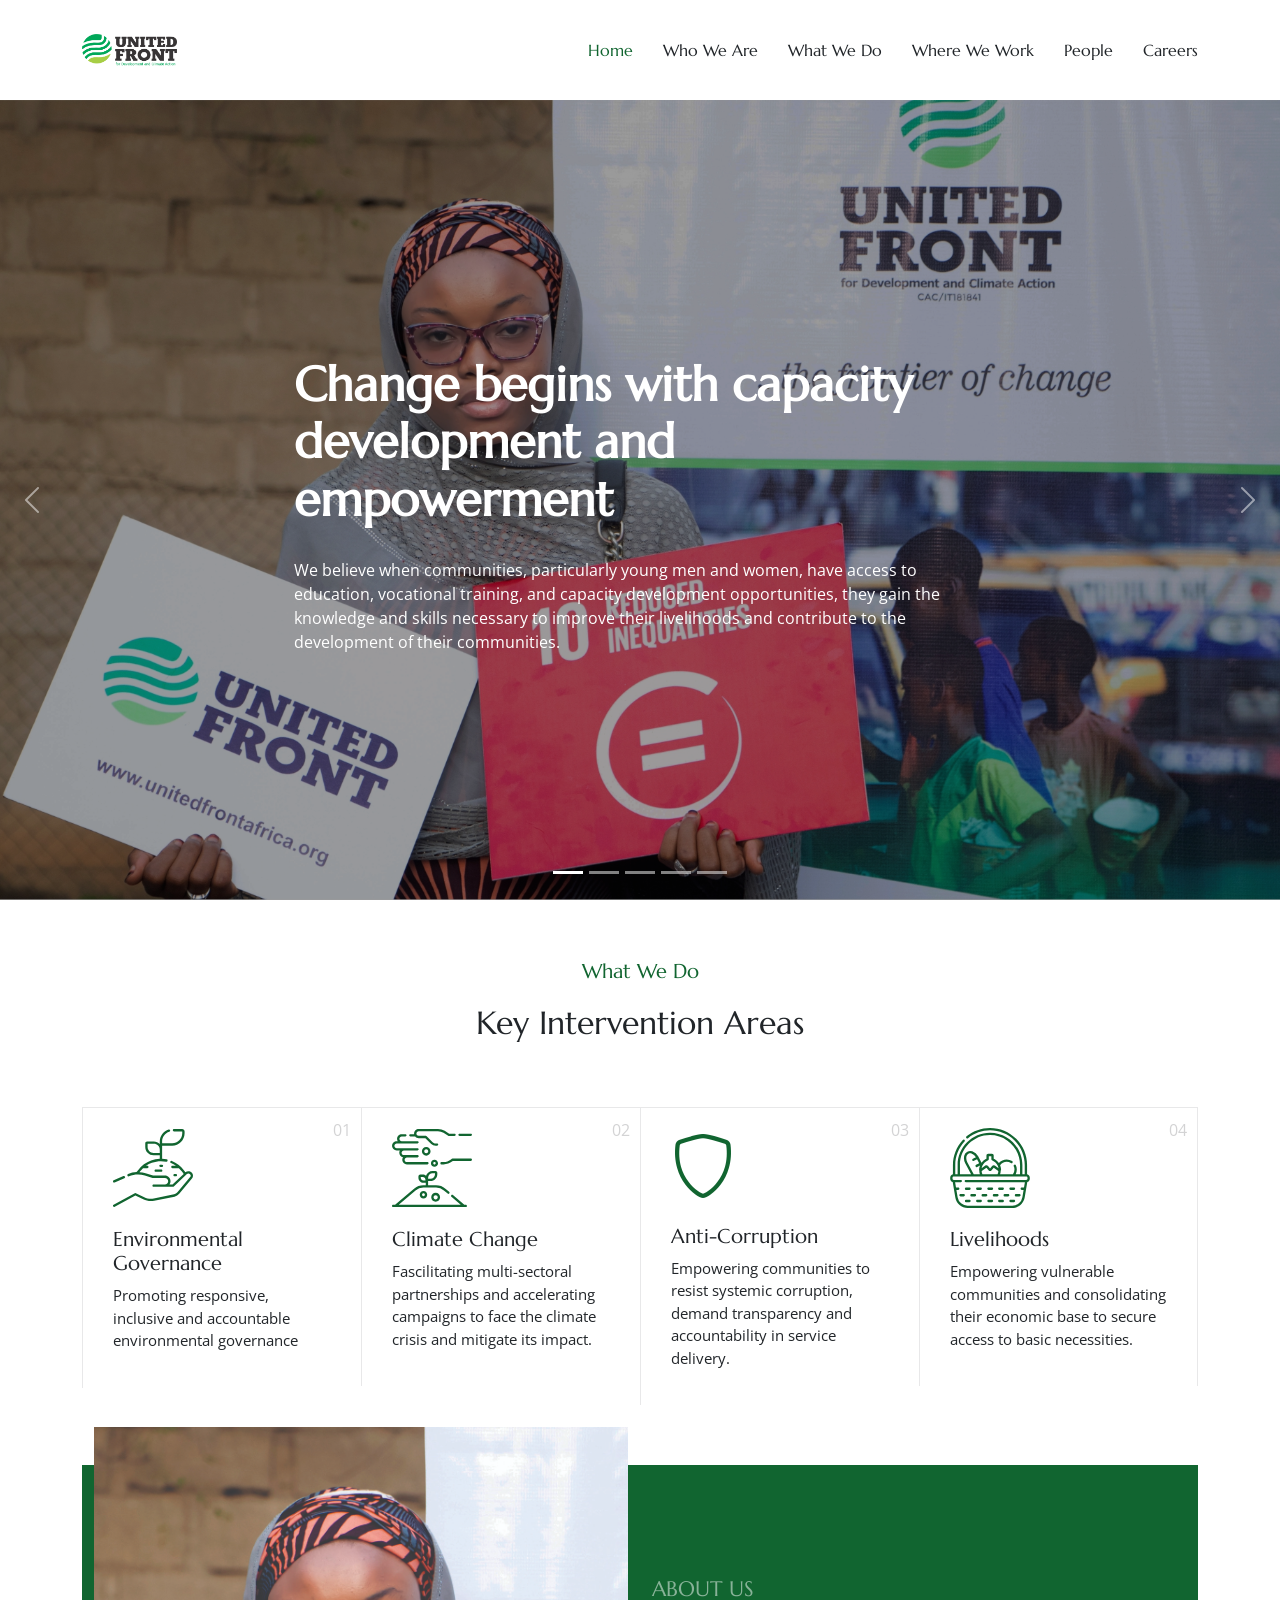
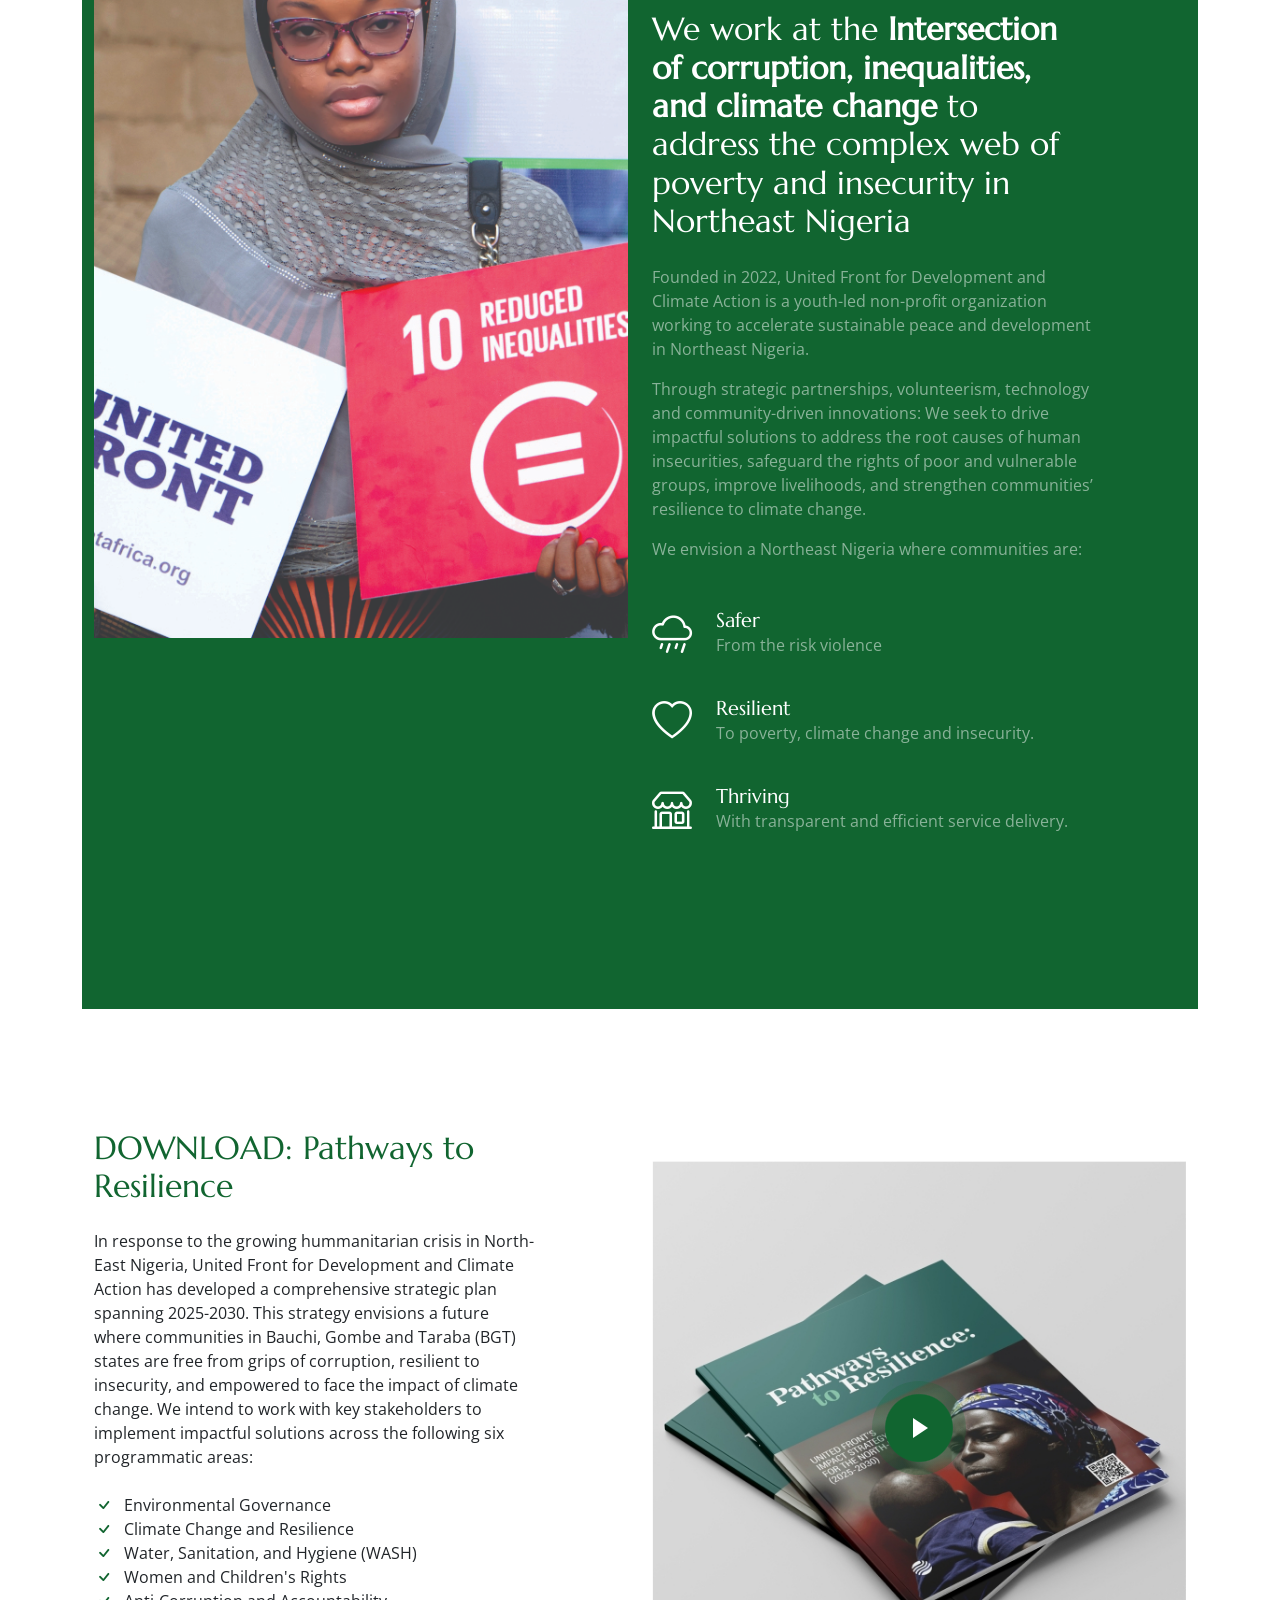
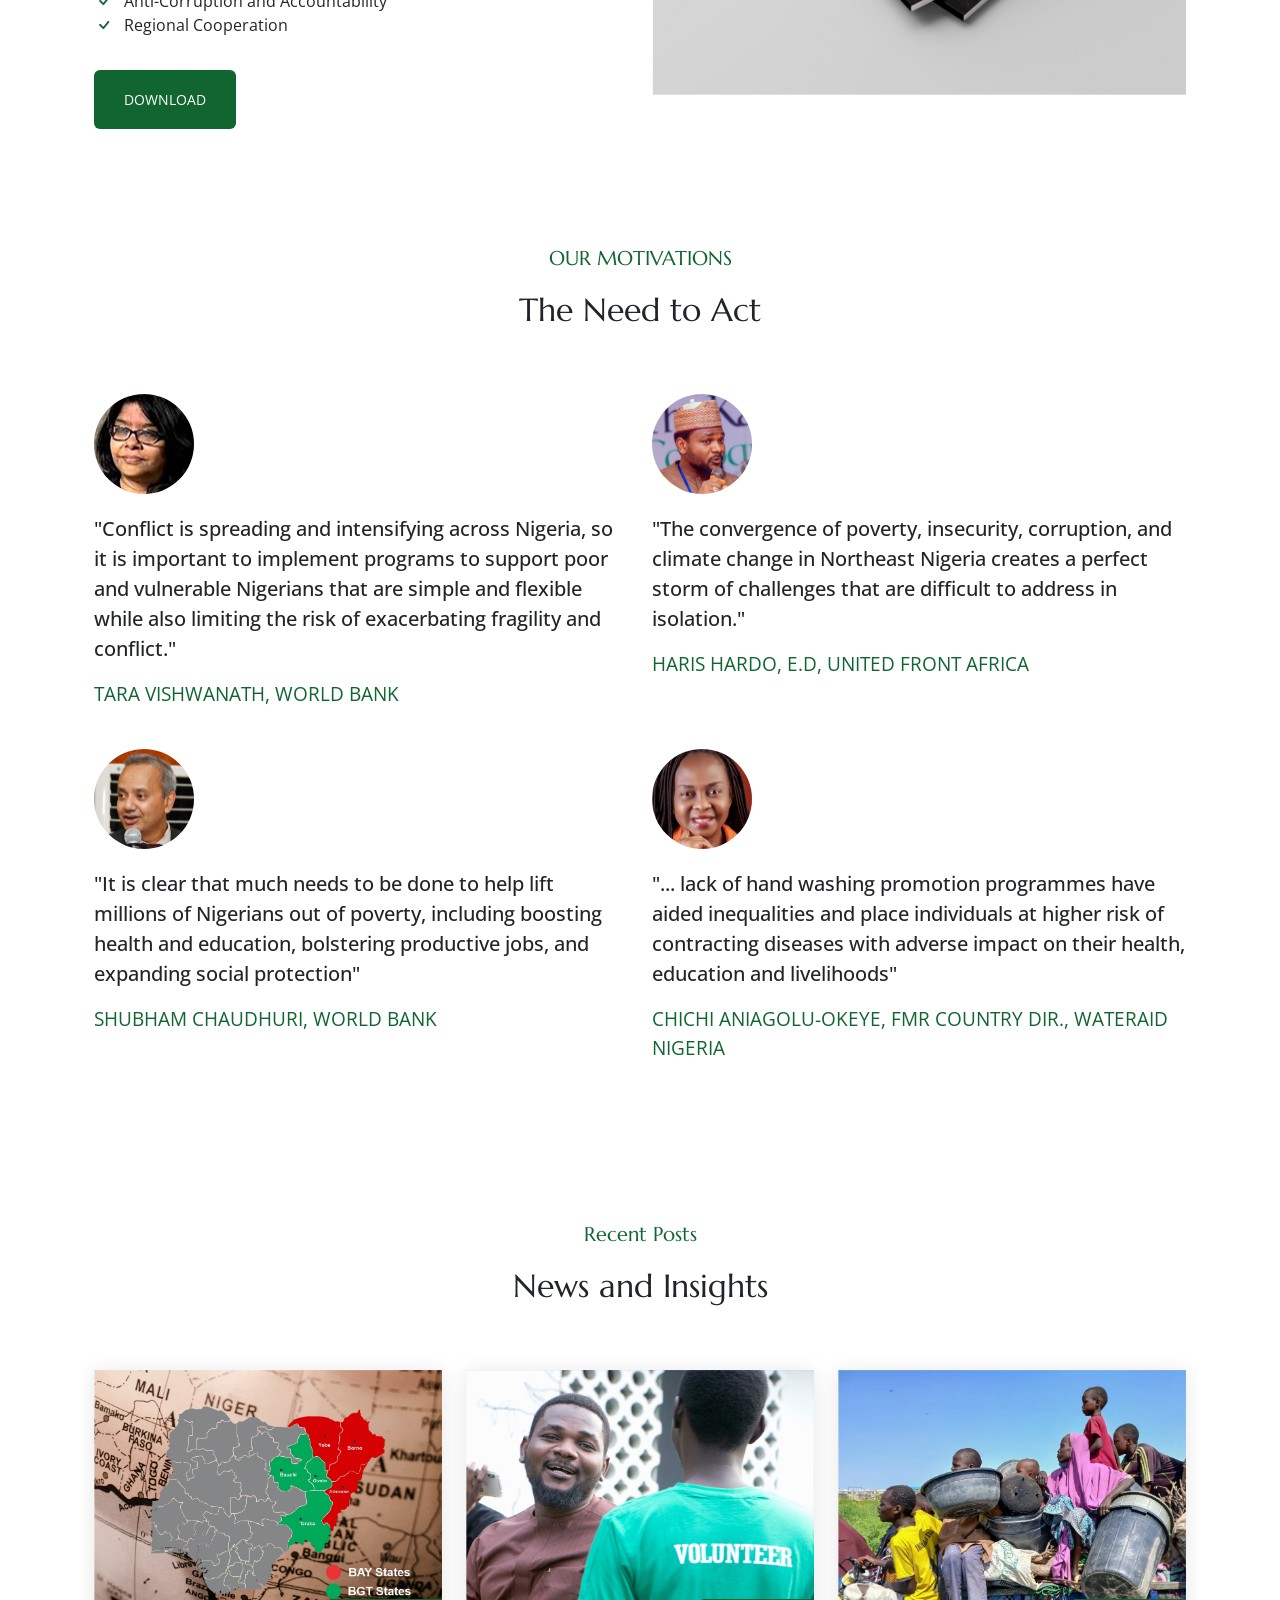
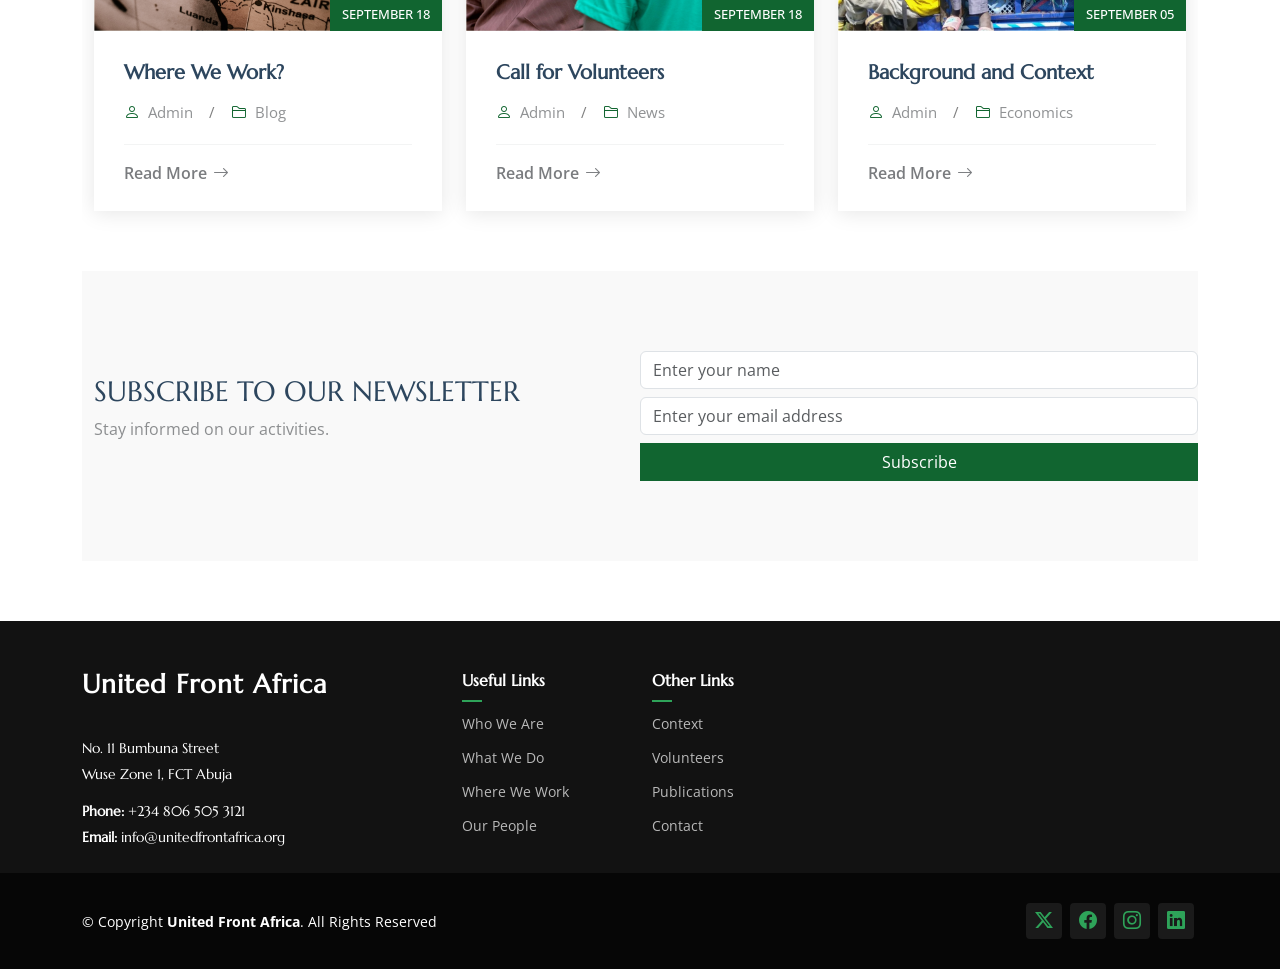
<file: index.html>
<!DOCTYPE html>
<html lang="en">

<head>
  <meta charset="utf-8">
  <meta content="width=device-width, initial-scale=1.0" name="viewport">
  <title>Home - United Front Africa</title>
  <meta name="description" content="">
  <meta name="keywords" content="">

  <!-- Favicons -->
  <link href="assets/img/favicon.png" rel="icon">
  <link href="assets/img/apple-touch-icon.png" rel="apple-touch-icon">

  <!-- Fonts -->
  <link href="https://fonts.googleapis.com" rel="preconnect">
  <link href="https://fonts.gstatic.com" rel="preconnect" crossorigin>
  <link href="https://fonts.googleapis.com/css2?family=Open+Sans:ital,wght@0,300;0,400;0,500;0,600;0,700;0,800;1,300;1,400;1,500;1,600;1,700;1,800&family=Marcellus:wght@400&display=swap" rel="stylesheet">

  <!-- Vendor CSS Files -->
  <link href="assets/vendor/bootstrap/css/bootstrap.min.css" rel="stylesheet">
  <link href="assets/vendor/bootstrap-icons/bootstrap-icons.css" rel="stylesheet">
  <link href="assets/vendor/aos/aos.css" rel="stylesheet">
  <link href="assets/vendor/swiper/swiper-bundle.min.css" rel="stylesheet">
  <link href="assets/vendor/glightbox/css/glightbox.min.css" rel="stylesheet">

  <!-- Main CSS File -->
  <link href="assets/css/main.css" rel="stylesheet">

  <!-- =======================================================
  * Template Name: AgriCulture
  * Template URL: https://bootstrapmade.com/agriculture-bootstrap-website-template/
  * Updated: Aug 07 2024 with Bootstrap v5.3.3
  * Author: BootstrapMade.com
  * License: https://bootstrapmade.com/license/
  ======================================================== -->
</head>

<body class="index-page">

  <header id="header" class="header d-flex align-items-center position-relative">
    <div class="container-fluid container-xl position-relative d-flex align-items-center justify-content-between">

      <a href="index.html" class="logo d-flex align-items-center">
        <!-- Uncomment the line below if you also wish to use an image logo -->
        <img src="assets/img/logo.png" alt="AgriCulture">
        <!-- <h1 class="sitename">AgriCulture</h1>  -->
      </a>

      <nav id="navmenu" class="navmenu">
        <ul>
          <li><a href="index.html" class="active">Home</a></li>
          <li><a href="#about">Who We Are</a></li>
          <li><a href="#services">What We Do</a></li>
          <li><a href="wherewework.html">Where We Work</a></li>
          <li><a href="people.html">People</a></li>
          <li><a href="callforvolunteers.html">Careers</a></li>
        </ul>
        <i class="mobile-nav-toggle d-xl-none bi bi-list"></i>
      </nav>

    </div>
  </header>

  <main class="main">

    <!-- Hero Section -->
    <section id="hero" class="hero section dark-background">

      <div id="hero-carousel" class="carousel slide carousel-fade" data-bs-ride="carousel" data-bs-interval="5000">

        <div class="carousel-item active">
          <img src="assets/img/hero_1.jpg" alt="">
          <div class="carousel-container">
            <h2>Change begins with capacity development and empowerment</h2>
            <p>We believe when communities, particularly young men and women, have access to education, vocational training, and capacity development opportunities, they gain the knowledge and skills necessary to improve their livelihoods and contribute to the development of their communities.</p>
          </div>
        </div><!-- End Carousel Item -->

        <div class="carousel-item">
          <img src="assets/img/hero_2.jpg" alt="">
          <div class="carousel-container">
            <h2>Empowering women and protecting the rights of children are key to rebuilding resilient communities</h2>
            <p>We believe advancing women’s rights, economic independence, and activating child protective laws towards eradicating supervised child begging, child labor, and trafficking, will strengthen community resilience to insecurity and climate change.</p>
          </div>
        </div><!-- End Carousel Item -->

        <div class="carousel-item">
          <img src="assets/img/hero_3.jpg" alt="">
          <div class="carousel-container">
            <h2>Lasting change requires collaboration across multiple sectors and stakeholders. </h2>
            <p>We believe by building strong partnerships with government agencies, civil society organizations, international donors, and the private sector, we believe that we can leverage additional resources and expertise to amplify our impact.</p>
          </div>
        </div><!-- End Carousel Item -->

        <div class="carousel-item">
          <img src="assets/img/hero_4.jpg" alt="">
          <div class="carousel-container">
            <h2>Addressing climate change is critical to ensuring long-term sustainability and resilience in Northeast Nigeria. </h2>
            <p>We believe by helping communities mitigate and adapt to the impacts of climate change we can enhance food security and reduce vulnerability. This effort when complemented by rapid climate change awareness campaigns will change harmful behaviors towards the environment, leading to effective and sustainable community action on waste management, emission reduction, and responsible resource consumption.</p>
          </div>
        </div><!-- End Carousel Item -->

        <div class="carousel-item">
          <img src="assets/img/hero_5.jpg" alt="">
          <div class="carousel-container">
            <h2>Sustainable change is most effective when it is driven by the communities themselves. </h2>
            <p>We believe that when communities are involved in the decision-making processes that affect their lives, they are more likely to support and sustain those decisions.</p>
          </div>
        </div><!-- End Carousel Item -->

        <a class="carousel-control-prev" href="#hero-carousel" role="button" data-bs-slide="prev">
          <span class="carousel-control-prev-icon bi bi-chevron-left" aria-hidden="true"></span>
        </a>

        <a class="carousel-control-next" href="#hero-carousel" role="button" data-bs-slide="next">
          <span class="carousel-control-next-icon bi bi-chevron-right" aria-hidden="true"></span>
        </a>

        <ol class="carousel-indicators"></ol>

      </div>

    </section><!-- /Hero Section -->

    <!-- Services Section -->
    <section id="services" class="services section">

      <!-- Section Title -->
      <div class="container section-title" data-aos="fade-up">
        <h2>What We Do</h2>
        <p>Key Intervention Areas</p>
      </div><!-- End Section Title -->
      <div class="content">
        <div class="container">
          <div class="row g-0">
            <div class="col-lg-3 col-md-6">
              <div class="service-item">
                <span class="number">01</span>
                <div class="service-item-icon">
                  <svg xmlns="http://www.w3.org/2000/svg" version="1.1" xmlns:xlink="http://www.w3.org/1999/xlink" width="80" height="80" x="0" y="0" viewBox="0 0 509.435 509.435" style="enable-background: new 0 0 512 512" xml:space="preserve" class="">
                    <g>
                      <path d="M7.506 347.639c.994 0 2.005-.199 2.976-.619l62.037-26.857a7.5 7.5 0 0 0 3.903-9.862 7.5 7.5 0 0 0-9.862-3.903L4.523 333.255a7.501 7.501 0 0 0 2.983 14.384zM500.883 283.197c-10.953-10.952-28.175-11.423-39.689-1.267l-10.034-13.307c-19.783-26.239-46.1-46.623-76.103-58.948a7.5 7.5 0 0 0-5.699 13.875c11.136 4.575 21.708 10.382 31.567 17.249h-22.621c-4.143 0-7.5 3.358-7.5 7.5s3.357 7.5 7.5 7.5h41.188a169.382 169.382 0 0 1 19.691 21.855l11.048 14.652-71.171 67.597h-19.48a35.772 35.772 0 0 0 6.775-20.976c0-19.837-16.139-35.975-35.976-35.975h-75.023l-48.33-15.005a160.871 160.871 0 0 0-37.992-6.934l2.533-3.359a169.852 169.852 0 0 1 19.67-21.855h27.398c4.143 0 7.5-3.358 7.5-7.5s-3.357-7.5-7.5-7.5h-8.848a165.125 165.125 0 0 1 38.01-19.73c28.992-10.532 60.376-12.89 90.754-6.821a7.498 7.498 0 0 0 8.824-5.885 7.5 7.5 0 0 0-5.885-8.824 184.517 184.517 0 0 0-28.616-3.4v-83.727h64.189c43.49 0 78.872-35.382 78.872-78.872V22.488c0-8.712-7.088-15.801-15.801-15.801h-51.729c-4.143 0-7.5 3.358-7.5 7.5s3.357 7.5 7.5 7.5h51.729c.441 0 .801.359.801.801v11.051c0 35.219-28.653 63.872-63.872 63.872h-64.189V85.559c0-28.082 18.793-53.262 45.701-61.234a7.5 7.5 0 1 0-4.261-14.382c-15.972 4.732-30.338 14.681-40.451 28.015-10.46 13.79-15.988 30.25-15.988 47.601v16.416c-9.59-9.839-22.97-15.965-37.762-15.965h-43.432c-6.193 0-11.232 5.039-11.232 11.232v23.629c0 29.093 23.669 52.762 52.763 52.762h39.663v22.475a183.375 183.375 0 0 0-55.199 10.86c-32.974 11.978-61.705 33.297-83.085 61.653l-9.313 12.351a161.07 161.07 0 0 0-54.289 12.692 7.5 7.5 0 0 0-3.949 9.844 7.498 7.498 0 0 0 9.844 3.949c31.858-13.616 67.62-15.458 100.696-5.188l49.416 15.343c.72.224 1.47.337 2.224.337h76.161c11.566 0 20.976 9.409 20.976 20.975s-9.409 20.976-20.976 20.976h-71.803c-4.143 0-7.5 3.358-7.5 7.5s3.357 7.5 7.5 7.5h123.477a7.5 7.5 0 0 0 5.165-2.062l83.48-79.289c5.56-5.279 14.158-5.167 19.577.252a13.957 13.957 0 0 1 .853 18.9l-80.942 97.046a37.161 37.161 0 0 1-21.112 12.581L259.57 448.474c-20.377 4.113-41.89 1.365-60.575-7.739l-53.332-25.982a7.507 7.507 0 0 0-6.884.162L3.903 488.665a7.5 7.5 0 0 0 7.197 13.161l131.475-71.888 49.849 24.285c21.631 10.538 46.53 13.72 70.114 8.957l129.506-26.146a52.209 52.209 0 0 0 29.663-17.677l80.942-97.046c9.682-11.61 8.923-28.426-1.766-39.114zM258.212 158.634c-20.822 0-37.763-16.94-37.763-37.762V101.01h39.664c20.822 0 37.762 16.94 37.762 37.762v19.861h-39.663z" fill="currentColor" opacity="1" data-original="currentColor"></path>
                      <path d="M319.171 240.778a7.5 7.5 0 0 0-7.5-7.5h-9.43c-4.143 0-7.5 3.358-7.5 7.5s3.357 7.5 7.5 7.5h9.43a7.5 7.5 0 0 0 7.5-7.5zM272.068 264.08c-4.143 0-7.5 3.358-7.5 7.5s3.357 7.5 7.5 7.5h34.888c4.143 0 7.5-3.358 7.5-7.5s-3.357-7.5-7.5-7.5zM400.305 307.996c4.143 0 7.5-3.358 7.5-7.5s-3.357-7.5-7.5-7.5h-8.172c-4.143 0-7.5 3.358-7.5 7.5s3.357 7.5 7.5 7.5z" fill="currentColor" opacity="1" data-original="currentColor"></path>
                    </g>
                  </svg>
                </div>
                <div class="service-item-content">
                  <h3 class="service-heading">Environmental Governance</h3>
                  <p>
                    Promoting responsive, inclusive and accountable environmental governance
                  </p>
                </div>
              </div>
            </div>
            <div class="col-lg-3 col-md-6">
              <div class="service-item">
                <span class="number">02</span>
                <div class="service-item-icon">
                  <svg xmlns="http://www.w3.org/2000/svg" version="1.1" xmlns:xlink="http://www.w3.org/1999/xlink" width="80" height="80" x="0" y="0" viewBox="0 0 514.314 514.314" style="enable-background: new 0 0 512 512" xml:space="preserve" class="">
                    <g>
                      <path d="M434.176 51.297h72.639c4.143 0 7.5-3.358 7.5-7.5s-3.357-7.5-7.5-7.5h-72.639c-4.143 0-7.5 3.358-7.5 7.5s3.357 7.5 7.5 7.5zM117.994 54.791h30.852c5.47 6.605 13.729 10.82 22.955 10.82h42.865l35.886 35.886c8.246 8.246 19.209 12.787 30.869 12.787h8.32c4.143 0 7.5-3.358 7.5-7.5s-3.357-7.5-7.5-7.5h-8.32c-7.654 0-14.85-2.981-20.262-8.393l-38.083-38.083a7.5 7.5 0 0 0-5.304-2.197H171.8c-8.159 0-14.797-6.638-14.797-14.797s6.638-14.797 14.797-14.797h123.757a66.756 66.756 0 0 1 35.416 10.157l30.374 18.983a7.497 7.497 0 0 0 3.975 1.14h36.891c4.143 0 7.5-3.358 7.5-7.5s-3.357-7.5-7.5-7.5h-34.739l-28.551-17.843a81.742 81.742 0 0 0-43.365-12.437H171.801c-16.43 0-29.797 13.367-29.797 29.798 0 1.349.099 2.675.273 3.977h-24.283a7.5 7.5 0 1 0 0 14.999zM30.38 144.476h20.344a29.724 29.724 0 0 0-4.003 14.921c0 14.399 10.225 26.453 23.795 29.288a29.746 29.746 0 0 0-4.371 15.555c0 16.499 13.423 29.921 29.921 29.921h131.637a7.5 7.5 0 0 0 7.498-7.688 7.5 7.5 0 0 0-8.307-7.311H96.065c-8.228 0-14.921-6.694-14.921-14.921s6.693-14.921 14.921-14.921H163.9c4.143 0 7.5-3.358 7.5-7.5s-3.357-7.5-7.5-7.5H76.643c-8.228 0-14.922-6.694-14.922-14.921s6.694-14.921 14.922-14.921H163.9c4.143 0 7.5-3.358 7.5-7.5s-3.357-7.5-7.5-7.5H30.38c-8.228 0-14.921-6.694-14.921-14.921s6.693-14.921 14.921-14.921H163.9c4.143 0 7.5-3.358 7.5-7.5s-3.357-7.5-7.5-7.5H62.547c-8.228 0-14.921-6.694-14.921-14.921s6.693-14.921 14.921-14.921h23.485c4.143 0 7.5-3.358 7.5-7.5s-3.357-7.5-7.5-7.5H62.547c-16.498 0-29.921 13.423-29.921 29.921a29.719 29.719 0 0 0 4.003 14.921H30.38C13.882 84.636.459 98.059.459 114.557s13.423 29.919 29.921 29.919zM506.814 196.74H389.248a7.497 7.497 0 0 0-4.629 1.599l-5.613 4.403c-13.495 10.588-30.375 16.42-47.529 16.42h-12.272a7.5 7.5 0 0 0-8.309 7.5 7.5 7.5 0 0 0 7.5 7.5h13.081c20.496 0 40.664-6.967 56.788-19.618l3.574-2.804h114.976a7.5 7.5 0 1 0-.001-15z" fill="currentColor" opacity="1" data-original="currentColor" class=""></path>
                      <path d="M192.215 150.164c0 15.372 12.506 27.878 27.878 27.878s27.879-12.506 27.879-27.878-12.507-27.878-27.879-27.878-27.878 12.506-27.878 27.878zm40.757 0c0 7.101-5.777 12.878-12.879 12.878-7.101 0-12.878-5.777-12.878-12.878s5.777-12.878 12.878-12.878c7.101-.001 12.879 5.777 12.879 12.878zM273.049 203.771c-12.599 0-22.848 10.25-22.848 22.848s10.249 22.847 22.848 22.847 22.848-10.249 22.848-22.847-10.25-22.848-22.848-22.848zm0 30.695c-4.327 0-7.848-3.52-7.848-7.847s3.521-7.848 7.848-7.848 7.848 3.521 7.848 7.848-3.521 7.847-7.848 7.847zM474.178 493.298h-9.202l-73.199-62.323c-3.155-2.686-7.888-2.305-10.573.849s-2.305 7.887.849 10.572l59.785 50.902H43.105l108.164-92.092a77.855 77.855 0 0 1 50.423-18.558h81.558a77.851 77.851 0 0 1 50.423 18.558l24.029 20.458a7.498 7.498 0 0 0 10.573-.849 7.5 7.5 0 0 0-.849-10.572l-24.029-20.458a92.867 92.867 0 0 0-60.147-22.137h-51.158v-26.806h15.44c24.205 0 43.896-19.692 43.896-43.897v-8.808c0-6.785-5.52-12.305-12.305-12.305h-18.135c-19.99 0-36.891 13.437-42.174 31.749-5.716-4.945-13.156-7.947-21.29-7.947h-15.061c-6.942 0-12.591 5.648-12.591 12.592v7.399c0 17.97 14.619 32.589 32.589 32.589h14.629v15.433h-15.399a92.867 92.867 0 0 0-60.147 22.137L19.967 493.298H7.5c-4.143 0-7.5 3.358-7.5 7.5s3.357 7.5 7.5 7.5h466.678a7.5 7.5 0 0 0 0-15zM232.092 319.73c0-15.934 12.963-28.897 28.897-28.897h15.439v6.112c0 15.934-12.963 28.897-28.896 28.897h-15.44zm-16.978 17.485h-12.651c-9.698 0-17.589-7.89-17.589-17.589v-4.991h12.651c9.698 0 17.589 7.89 17.589 17.589z" fill="currentColor" opacity="1" data-original="currentColor" class=""></path>
                      <path d="M178.358 429.065c0 13.218 10.754 23.972 23.972 23.972s23.972-10.753 23.972-23.972-10.754-23.972-23.972-23.972-23.972 10.753-23.972 23.972zm32.944 0c0 4.947-4.024 8.972-8.972 8.972s-8.972-4.025-8.972-8.972 4.024-8.972 8.972-8.972 8.972 4.024 8.972 8.972zM252.23 445.536c0 15.706 12.777 28.484 28.483 28.484s28.484-12.778 28.484-28.484-12.778-28.484-28.484-28.484-28.483 12.778-28.483 28.484zm41.968 0c0 7.435-6.049 13.484-13.484 13.484s-13.483-6.049-13.483-13.484 6.049-13.484 13.483-13.484c7.435 0 13.484 6.049 13.484 13.484z" fill="currentColor" opacity="1" data-original="currentColor" class=""></path>
                    </g>
                  </svg>
                </div>
                <div class="service-item-content">
                  <h3 class="service-heading">Climate Change</h3>
                  <p>
                    Fascilitating multi-sectoral partnerships and accelerating campaigns to face the climate crisis and mitigate its impact.
                  </p>
                </div>
              </div>
            </div>
            <div class="col-lg-3 col-md-6">
              <div class="service-item">
                <span class="number">03</span>
                <div class="service-item-icon">
                  <i class="bi bi-shield me-4 display-3"></i>
                </div>
                <div class="service-item-content">
                  <h3 class="service-heading">Anti-Corruption</h3>
                  <p>
                    Empowering communities to resist systemic corruption, demand transparency and accountability in service delivery.
                  </p>
                </div>
              </div>
            </div>
            <div class="col-lg-3 col-md-6">
              <div class="service-item">
                <span class="number">04</span>
                <div class="service-item-icon">
                  <svg xmlns="http://www.w3.org/2000/svg" version="1.1" xmlns:xlink="http://www.w3.org/1999/xlink" width="80" height="80" x="0" y="0" viewBox="0 0 511.67 511.67" style="enable-background: new 0 0 512 512" xml:space="preserve" class="">
                    <g>
                      <path d="M492.96 296.401v-59.276c0-63.338-24.665-122.886-69.452-167.673C378.721 24.666 319.174 0 255.835 0c-54.517 0-107.757 18.967-149.914 53.407a7.5 7.5 0 1 0 9.491 11.616C154.896 32.765 204.767 15 255.835 15c59.332 0 115.112 23.105 157.066 65.059 41.953 41.954 65.059 97.734 65.059 157.066v58.7h-15v-58.7C462.96 122.916 370.044 30 255.835 30S48.71 122.916 48.71 237.125v58.7h-15v-58.7c0-56.142 21.01-109.737 59.158-150.913a7.502 7.502 0 0 0-11.004-10.195C41.139 119.975 18.71 177.19 18.71 237.125v59.276c-10.029 2.3-17.535 11.291-17.535 22.008v5.81c0 10.194 6.791 18.828 16.085 21.627l16.782 99.17c6.535 38.622 39.71 66.654 78.882 66.654h285.822c39.172 0 72.347-28.032 78.882-66.654l16.782-99.17c9.294-2.798 16.085-11.432 16.085-21.627v-5.81c0-10.717-7.506-19.708-17.535-22.008zM63.71 237.125C63.71 131.187 149.896 45 255.835 45S447.96 131.187 447.96 237.125v58.7h-27.888a64.77 64.77 0 0 0 7.259-29.747c0-9.561-2.046-18.787-6.081-27.423a7.5 7.5 0 0 0-13.59 6.35c3.1 6.633 4.671 13.723 4.671 21.073a49.851 49.851 0 0 1-9.875 29.747h-82.073a68.421 68.421 0 0 0 3.912-22.766l-.003-.369a10.737 10.737 0 0 0 2.441-7.707l-.074-.952a81.022 81.022 0 0 0-6.053-25.058c9.161-14.126 24.883-22.763 41.856-22.763a49.676 49.676 0 0 1 26.83 7.844 7.5 7.5 0 0 0 8.086-12.634 64.65 64.65 0 0 0-34.916-10.21c-19.407 0-37.547 8.686-49.744 23.261a81.08 81.08 0 0 0-25.89-24.171l-7.325-4.298v-19.86c0-6.111-4.972-11.083-11.083-11.083h-24.17c-6.111 0-11.083 4.972-11.083 11.083v19.86l-7.325 4.298a81.067 81.067 0 0 0-24.083 21.633l-21.606-40.574a68.923 68.923 0 0 0-37.588-32.526 39.21 39.21 0 0 0-31.641 2.285 39.215 39.215 0 0 0-19.556 24.977 68.922 68.922 0 0 0 6.006 49.343l37.481 70.388H63.71zm88.14 58.7-41.235-77.438a53.95 53.95 0 0 1-4.701-38.625c1.687-6.691 5.971-12.162 12.061-15.405 6.091-3.244 13.022-3.745 19.516-1.409a53.936 53.936 0 0 1 28.384 23.614L146.29 196.99a7.5 7.5 0 0 0 7.051 13.241l19.627-10.451 13.619 25.575-19.627 10.451a7.5 7.5 0 0 0 7.051 13.241l17.809-9.483a81.015 81.015 0 0 0-5.807 24.466l-.074.961a10.774 10.774 0 0 0 1.468 6.319c-.018.6-.03 1.185-.03 1.752a68.427 68.427 0 0 0 3.914 22.766H151.85zm116.357-89.059 11.029 6.472a66.163 66.163 0 0 1 31.323 43.794l-23.74-16.479a13.027 13.027 0 0 0-17.511 2.36l-12.974 15.524-12.974-15.525c-2.59-3.099-6.283-4.719-10.029-4.719-2.584 0-5.193.771-7.481 2.359l-23.74 16.478a66.163 66.163 0 0 1 31.323-43.794l11.029-6.472a7.5 7.5 0 0 0 3.704-6.469v-20.238h16.336v20.238a7.504 7.504 0 0 0 3.705 6.471zm-60.729 89.059a53.472 53.472 0 0 1-5.062-20.774c.171-.105.342-.21.509-.326l30.046-20.854 15.047 18.007c2.065 2.471 5.097 3.888 8.317 3.888s6.252-1.417 8.317-3.888v-.001l15.047-18.006 29.574 20.527a53.458 53.458 0 0 1-5.081 21.428h-96.714zm288.017 28.394c0 4.182-3.402 7.584-7.584 7.584H101.084c-4.143 0-7.5 3.358-7.5 7.5s3.357 7.5 7.5 7.5h377.952l-5.751 33.987h-14.299c-4.143 0-7.5 3.358-7.5 7.5s3.357 7.5 7.5 7.5h11.76l-7.907 46.723a64.83 64.83 0 0 1-64.093 54.157H112.924a64.83 64.83 0 0 1-64.093-54.157l-7.907-46.723h11.76c4.143 0 7.5-3.358 7.5-7.5s-3.357-7.5-7.5-7.5H38.386l-5.751-33.987h36.487c4.143 0 7.5-3.358 7.5-7.5s-3.357-7.5-7.5-7.5H23.759c-4.182 0-7.584-3.402-7.584-7.584v-5.81c0-4.182 3.402-7.584 7.584-7.584h464.152c4.182 0 7.584 3.402 7.584 7.584z" fill="currentColor" opacity="1" data-original="currentColor"></path>
                      <path d="M246.338 395.79h21.993c4.143 0 7.5-3.358 7.5-7.5s-3.357-7.5-7.5-7.5h-21.993c-4.143 0-7.5 3.358-7.5 7.5s3.357 7.5 7.5 7.5zM174.455 395.79h21.994c4.143 0 7.5-3.358 7.5-7.5s-3.357-7.5-7.5-7.5h-21.994c-4.143 0-7.5 3.358-7.5 7.5s3.357 7.5 7.5 7.5zM102.573 395.79h21.994c4.143 0 7.5-3.358 7.5-7.5s-3.357-7.5-7.5-7.5h-21.994a7.5 7.5 0 0 0 0 15zM315.221 395.79h21.994c4.143 0 7.5-3.358 7.5-7.5s-3.357-7.5-7.5-7.5h-21.994c-4.143 0-7.5 3.358-7.5 7.5s3.357 7.5 7.5 7.5zM387.103 395.79h21.994c4.143 0 7.5-3.358 7.5-7.5s-3.357-7.5-7.5-7.5h-21.994c-4.143 0-7.5 3.358-7.5 7.5s3.357 7.5 7.5 7.5zM246.338 474.186h21.993c4.143 0 7.5-3.358 7.5-7.5s-3.357-7.5-7.5-7.5h-21.993c-4.143 0-7.5 3.358-7.5 7.5s3.357 7.5 7.5 7.5zM174.455 474.186h21.994c4.143 0 7.5-3.358 7.5-7.5s-3.357-7.5-7.5-7.5h-21.994c-4.143 0-7.5 3.358-7.5 7.5s3.357 7.5 7.5 7.5zM102.573 474.186h21.994c4.143 0 7.5-3.358 7.5-7.5s-3.357-7.5-7.5-7.5h-21.994a7.5 7.5 0 0 0 0 15zM337.215 459.186h-21.994c-4.143 0-7.5 3.358-7.5 7.5s3.357 7.5 7.5 7.5h21.994a7.5 7.5 0 0 0 0-15zM387.103 474.186h21.994c4.143 0 7.5-3.358 7.5-7.5s-3.357-7.5-7.5-7.5h-21.994c-4.143 0-7.5 3.358-7.5 7.5s3.357 7.5 7.5 7.5zM273.606 430.229a7.5 7.5 0 0 0 7.5 7.5H303.1c4.143 0 7.5-3.358 7.5-7.5s-3.357-7.5-7.5-7.5h-21.994a7.5 7.5 0 0 0-7.5 7.5zM201.725 430.229a7.5 7.5 0 0 0 7.5 7.5h21.994c4.143 0 7.5-3.358 7.5-7.5s-3.357-7.5-7.5-7.5h-21.994a7.5 7.5 0 0 0-7.5 7.5zM129.843 430.229a7.5 7.5 0 0 0 7.5 7.5h21.993c4.143 0 7.5-3.358 7.5-7.5s-3.357-7.5-7.5-7.5h-21.993a7.5 7.5 0 0 0-7.5 7.5zM87.454 422.729H67.46c-4.143 0-7.5 3.358-7.5 7.5s3.357 7.5 7.5 7.5h19.994c4.143 0 7.5-3.358 7.5-7.5s-3.357-7.5-7.5-7.5zM342.49 430.229a7.5 7.5 0 0 0 7.5 7.5h21.993c4.143 0 7.5-3.358 7.5-7.5s-3.357-7.5-7.5-7.5H349.99a7.5 7.5 0 0 0-7.5 7.5zM414.372 430.229a7.5 7.5 0 0 0 7.5 7.5h21.994c4.143 0 7.5-3.358 7.5-7.5s-3.357-7.5-7.5-7.5h-21.994a7.5 7.5 0 0 0-7.5 7.5z" fill="currentColor" opacity="1" data-original="currentColor"></path>
                    </g>
                  </svg>
                </div>
                <div class="service-item-content">
                  <h3 class="service-heading">Livelihoods</h3>
                  <p>
                    Empowering vulnerable communities and consolidating their economic base to secure access to basic necessities.
                  </p>
                </div>
              </div>
            </div>
<!-- 
            <div class="col-lg-3 col-md-6">
              <div class="service-item">
                <span class="number">05</span>
                <div class="service-item-icon">
                  <svg xmlns="http://www.w3.org/2000/svg" version="1.1" xmlns:xlink="http://www.w3.org/1999/xlink" width="80" height="80" x="0" y="0" viewBox="0 0 513.089 513.089" style="enable-background: new 0 0 512 512" xml:space="preserve" class="">
                    <g>
                      <path d="M194.209 386.877a7.497 7.497 0 0 0-9.15 5.363 75.07 75.07 0 0 0-2.428 18.947c0 13.789 3.615 27 10.454 38.204a7.494 7.494 0 0 0 10.308 2.495 7.5 7.5 0 0 0 2.494-10.309c-5.401-8.851-8.257-19.359-8.257-30.39a60.09 60.09 0 0 1 1.941-15.16 7.497 7.497 0 0 0-5.362-9.15z" fill="currentColor" opacity="1" data-original="currentColor"></path>
                      <path d="M382.56 0h-27.319c-12.654 0-25.236 3.119-36.386 9.021a7.5 7.5 0 0 0 7.018 13.258c9.124-4.83 19.005-7.278 29.368-7.278h27.222v12.022c0 34.679-28.213 62.892-62.892 62.892h-27.222V77.893c0-13.309 4.12-26.038 11.914-36.811a7.5 7.5 0 0 0-12.153-8.793c-9.657 13.347-14.762 29.117-14.762 45.604V119.154a88.294 88.294 0 0 1-14.296 48.23l-20.501 31.543a46.65 46.65 0 0 0-9.615-13.916l-1.273-1.273v-14.053c0-21.604-9.58-41.872-26.284-55.608a7.5 7.5 0 0 0-9.528 11.586c13.226 10.876 20.812 26.922 20.812 44.022v9.66h-29.069c-31.412 0-56.968-25.556-56.968-56.968v-9.66h29.069c3.454 0 6.976.329 10.467.977a7.5 7.5 0 0 0 2.738-14.748 72.57 72.57 0 0 0-13.205-1.229h-31.883c-6.72 0-12.187 5.467-12.187 12.186v12.474c0 39.684 32.284 71.968 71.968 71.968h33.463l1.273 1.273c5.979 5.979 9.271 13.927 9.271 22.381v98.306a79.003 79.003 0 0 0-21.446 5.114c-4.152-2.798-9.597-3.045-13.983-.509-30.558 17.671-49.541 52.263-49.541 90.277 0 56.188 41.481 101.901 92.47 101.901s92.47-45.713 92.47-101.901c0-.237-.004-.473-.009-.709l-.005-.334a7.5 7.5 0 0 0-7.499-7.433h-.068a7.5 7.5 0 0 0-7.433 7.567l.014.909c0 47.917-34.753 86.901-77.47 86.901s-77.47-38.984-77.47-86.901c0-32.212 15.656-61.449 40.948-76.643l40.182 34.094c5.225 4.433 13.1 4.099 17.929-.761l25.512-25.668c11.649 10.022 20.473 23.408 25.562 38.809a7.496 7.496 0 0 0 9.475 4.768 7.5 7.5 0 0 0 4.768-9.474c-6.15-18.613-17.027-34.756-31.454-46.681-4.011-3.317-9.358-3.923-13.824-1.93-10.53-6.377-22.136-10.243-34.128-11.384v-29.695h18.365c25.013 0 45.362-20.35 45.362-45.362v-7.928c0-6.115-4.975-11.089-11.089-11.089h-22.276c-11.667 0-22.318 4.429-30.362 11.693v-13.713l29.028-44.665a103.263 103.263 0 0 0 16.72-56.404v-14.239h27.222c42.949 0 77.892-34.942 77.892-77.892v-12.12C397.462 6.685 390.777 0 382.56 0zM251.211 356.136l-27.468-23.306a63.694 63.694 0 0 1 15.358-1.884c10.366 0 20.534 2.525 29.851 7.34zm25.752-118.894h18.365v4.017c0 16.742-13.62 30.362-30.362 30.362h-18.365v-4.017c0-16.741 13.62-30.362 30.362-30.362z" fill="currentColor" opacity="1" data-original="currentColor"></path>
                    </g>
                  </svg>
                </div>
                <div class="service-item-content">
                  <h3 class="service-heading">Seeding</h3>
                  <p>
                    Gravida sodales condimentum pellen tesq accumsan orci quam
                    sagittis sapie
                  </p>
                </div>
              </div>
            </div>
            <div class="col-lg-3 col-md-6">
              <div class="service-item">
                <span class="number">06</span>
                <div class="service-item-icon">
                  <svg xmlns="http://www.w3.org/2000/svg" version="1.1" xmlns:xlink="http://www.w3.org/1999/xlink" width="80" height="80" x="0" y="0" viewBox="0 0 511.67 511.67" style="enable-background: new 0 0 512 512" xml:space="preserve" class="">
                    <g>
                      <path d="M492.96 296.401v-59.276c0-63.338-24.665-122.886-69.452-167.673C378.721 24.666 319.174 0 255.835 0c-54.517 0-107.757 18.967-149.914 53.407a7.5 7.5 0 1 0 9.491 11.616C154.896 32.765 204.767 15 255.835 15c59.332 0 115.112 23.105 157.066 65.059 41.953 41.954 65.059 97.734 65.059 157.066v58.7h-15v-58.7C462.96 122.916 370.044 30 255.835 30S48.71 122.916 48.71 237.125v58.7h-15v-58.7c0-56.142 21.01-109.737 59.158-150.913a7.502 7.502 0 0 0-11.004-10.195C41.139 119.975 18.71 177.19 18.71 237.125v59.276c-10.029 2.3-17.535 11.291-17.535 22.008v5.81c0 10.194 6.791 18.828 16.085 21.627l16.782 99.17c6.535 38.622 39.71 66.654 78.882 66.654h285.822c39.172 0 72.347-28.032 78.882-66.654l16.782-99.17c9.294-2.798 16.085-11.432 16.085-21.627v-5.81c0-10.717-7.506-19.708-17.535-22.008zM63.71 237.125C63.71 131.187 149.896 45 255.835 45S447.96 131.187 447.96 237.125v58.7h-27.888a64.77 64.77 0 0 0 7.259-29.747c0-9.561-2.046-18.787-6.081-27.423a7.5 7.5 0 0 0-13.59 6.35c3.1 6.633 4.671 13.723 4.671 21.073a49.851 49.851 0 0 1-9.875 29.747h-82.073a68.421 68.421 0 0 0 3.912-22.766l-.003-.369a10.737 10.737 0 0 0 2.441-7.707l-.074-.952a81.022 81.022 0 0 0-6.053-25.058c9.161-14.126 24.883-22.763 41.856-22.763a49.676 49.676 0 0 1 26.83 7.844 7.5 7.5 0 0 0 8.086-12.634 64.65 64.65 0 0 0-34.916-10.21c-19.407 0-37.547 8.686-49.744 23.261a81.08 81.08 0 0 0-25.89-24.171l-7.325-4.298v-19.86c0-6.111-4.972-11.083-11.083-11.083h-24.17c-6.111 0-11.083 4.972-11.083 11.083v19.86l-7.325 4.298a81.067 81.067 0 0 0-24.083 21.633l-21.606-40.574a68.923 68.923 0 0 0-37.588-32.526 39.21 39.21 0 0 0-31.641 2.285 39.215 39.215 0 0 0-19.556 24.977 68.922 68.922 0 0 0 6.006 49.343l37.481 70.388H63.71zm88.14 58.7-41.235-77.438a53.95 53.95 0 0 1-4.701-38.625c1.687-6.691 5.971-12.162 12.061-15.405 6.091-3.244 13.022-3.745 19.516-1.409a53.936 53.936 0 0 1 28.384 23.614L146.29 196.99a7.5 7.5 0 0 0 7.051 13.241l19.627-10.451 13.619 25.575-19.627 10.451a7.5 7.5 0 0 0 7.051 13.241l17.809-9.483a81.015 81.015 0 0 0-5.807 24.466l-.074.961a10.774 10.774 0 0 0 1.468 6.319c-.018.6-.03 1.185-.03 1.752a68.427 68.427 0 0 0 3.914 22.766H151.85zm116.357-89.059 11.029 6.472a66.163 66.163 0 0 1 31.323 43.794l-23.74-16.479a13.027 13.027 0 0 0-17.511 2.36l-12.974 15.524-12.974-15.525c-2.59-3.099-6.283-4.719-10.029-4.719-2.584 0-5.193.771-7.481 2.359l-23.74 16.478a66.163 66.163 0 0 1 31.323-43.794l11.029-6.472a7.5 7.5 0 0 0 3.704-6.469v-20.238h16.336v20.238a7.504 7.504 0 0 0 3.705 6.471zm-60.729 89.059a53.472 53.472 0 0 1-5.062-20.774c.171-.105.342-.21.509-.326l30.046-20.854 15.047 18.007c2.065 2.471 5.097 3.888 8.317 3.888s6.252-1.417 8.317-3.888v-.001l15.047-18.006 29.574 20.527a53.458 53.458 0 0 1-5.081 21.428h-96.714zm288.017 28.394c0 4.182-3.402 7.584-7.584 7.584H101.084c-4.143 0-7.5 3.358-7.5 7.5s3.357 7.5 7.5 7.5h377.952l-5.751 33.987h-14.299c-4.143 0-7.5 3.358-7.5 7.5s3.357 7.5 7.5 7.5h11.76l-7.907 46.723a64.83 64.83 0 0 1-64.093 54.157H112.924a64.83 64.83 0 0 1-64.093-54.157l-7.907-46.723h11.76c4.143 0 7.5-3.358 7.5-7.5s-3.357-7.5-7.5-7.5H38.386l-5.751-33.987h36.487c4.143 0 7.5-3.358 7.5-7.5s-3.357-7.5-7.5-7.5H23.759c-4.182 0-7.584-3.402-7.584-7.584v-5.81c0-4.182 3.402-7.584 7.584-7.584h464.152c4.182 0 7.584 3.402 7.584 7.584z" fill="currentColor" opacity="1" data-original="currentColor"></path>
                      <path d="M246.338 395.79h21.993c4.143 0 7.5-3.358 7.5-7.5s-3.357-7.5-7.5-7.5h-21.993c-4.143 0-7.5 3.358-7.5 7.5s3.357 7.5 7.5 7.5zM174.455 395.79h21.994c4.143 0 7.5-3.358 7.5-7.5s-3.357-7.5-7.5-7.5h-21.994c-4.143 0-7.5 3.358-7.5 7.5s3.357 7.5 7.5 7.5zM102.573 395.79h21.994c4.143 0 7.5-3.358 7.5-7.5s-3.357-7.5-7.5-7.5h-21.994a7.5 7.5 0 0 0 0 15zM315.221 395.79h21.994c4.143 0 7.5-3.358 7.5-7.5s-3.357-7.5-7.5-7.5h-21.994c-4.143 0-7.5 3.358-7.5 7.5s3.357 7.5 7.5 7.5zM387.103 395.79h21.994c4.143 0 7.5-3.358 7.5-7.5s-3.357-7.5-7.5-7.5h-21.994c-4.143 0-7.5 3.358-7.5 7.5s3.357 7.5 7.5 7.5zM246.338 474.186h21.993c4.143 0 7.5-3.358 7.5-7.5s-3.357-7.5-7.5-7.5h-21.993c-4.143 0-7.5 3.358-7.5 7.5s3.357 7.5 7.5 7.5zM174.455 474.186h21.994c4.143 0 7.5-3.358 7.5-7.5s-3.357-7.5-7.5-7.5h-21.994c-4.143 0-7.5 3.358-7.5 7.5s3.357 7.5 7.5 7.5zM102.573 474.186h21.994c4.143 0 7.5-3.358 7.5-7.5s-3.357-7.5-7.5-7.5h-21.994a7.5 7.5 0 0 0 0 15zM337.215 459.186h-21.994c-4.143 0-7.5 3.358-7.5 7.5s3.357 7.5 7.5 7.5h21.994a7.5 7.5 0 0 0 0-15zM387.103 474.186h21.994c4.143 0 7.5-3.358 7.5-7.5s-3.357-7.5-7.5-7.5h-21.994c-4.143 0-7.5 3.358-7.5 7.5s3.357 7.5 7.5 7.5zM273.606 430.229a7.5 7.5 0 0 0 7.5 7.5H303.1c4.143 0 7.5-3.358 7.5-7.5s-3.357-7.5-7.5-7.5h-21.994a7.5 7.5 0 0 0-7.5 7.5zM201.725 430.229a7.5 7.5 0 0 0 7.5 7.5h21.994c4.143 0 7.5-3.358 7.5-7.5s-3.357-7.5-7.5-7.5h-21.994a7.5 7.5 0 0 0-7.5 7.5zM129.843 430.229a7.5 7.5 0 0 0 7.5 7.5h21.993c4.143 0 7.5-3.358 7.5-7.5s-3.357-7.5-7.5-7.5h-21.993a7.5 7.5 0 0 0-7.5 7.5zM87.454 422.729H67.46c-4.143 0-7.5 3.358-7.5 7.5s3.357 7.5 7.5 7.5h19.994c4.143 0 7.5-3.358 7.5-7.5s-3.357-7.5-7.5-7.5zM342.49 430.229a7.5 7.5 0 0 0 7.5 7.5h21.993c4.143 0 7.5-3.358 7.5-7.5s-3.357-7.5-7.5-7.5H349.99a7.5 7.5 0 0 0-7.5 7.5zM414.372 430.229a7.5 7.5 0 0 0 7.5 7.5h21.994c4.143 0 7.5-3.358 7.5-7.5s-3.357-7.5-7.5-7.5h-21.994a7.5 7.5 0 0 0-7.5 7.5z" fill="currentColor" opacity="1" data-original="currentColor"></path>
                    </g>
                  </svg>
                </div>
                <div class="service-item-content">
                  <h3 class="service-heading">Fresh Vegetables</h3>
                  <p>
                    Gravida sodales condimentum pellen tesq accumsan orci quam
                    sagittis sapie
                  </p>
                </div>
              </div>
            </div>
            <div class="col-lg-3 col-md-6">
              <div class="service-item">
                <span class="number">07</span>
                <div class="service-item-icon">
                  <svg xmlns="http://www.w3.org/2000/svg" version="1.1" xmlns:xlink="http://www.w3.org/1999/xlink" width="80" height="80" x="0" y="0" viewBox="0 0 512.805 512.805" style="enable-background: new 0 0 512 512" xml:space="preserve" class="">
                    <g>
                      <path d="M505.305 50.503h-50.094v-7.141c0-4.143-3.357-7.5-7.5-7.5s-7.5 3.357-7.5 7.5v7.141h-50.094c-4.143 0-7.5 3.357-7.5 7.5s3.357 7.5 7.5 7.5h50.094v29.428h-15.309c-7.223 0-13.385 4.557-15.809 10.939h-33.847l-16.98-9.451a7.5 7.5 0 0 0-7.295 13.107l18.682 10.397a7.507 7.507 0 0 0 3.647.946h34.681v15.505h-32.393a7.495 7.495 0 0 0-5.565 2.473l-47.127 52.176a49.438 49.438 0 0 1-36.627 16.273h-60.732a49.442 49.442 0 0 1-36.627-16.273l-47.127-52.176a7.5 7.5 0 0 0-5.565-2.473h-31.393V120.87h33.681a7.507 7.507 0 0 0 3.647-.946l64.468-35.883a64.829 64.829 0 0 1 31.454-8.163h35.656a64.819 64.819 0 0 1 31.454 8.164l17.778 9.896a7.5 7.5 0 0 0 7.295-13.107l-17.778-9.895a79.844 79.844 0 0 0-38.749-10.058h-35.656a79.854 79.854 0 0 0-38.749 10.057l-62.767 34.936h-32.847c-2.424-6.383-8.587-10.939-15.809-10.939H72.594V65.503h50.094c4.143 0 7.5-3.357 7.5-7.5s-3.357-7.5-7.5-7.5H72.594v-7.141c0-4.143-3.357-7.5-7.5-7.5s-7.5 3.357-7.5 7.5v7.141H7.5c-4.143 0-7.5 3.357-7.5 7.5s3.357 7.5 7.5 7.5h50.094v29.428H42.285c-9.331 0-16.922 7.591-16.922 16.922v37.917c0 20.438 16.628 37.066 37.066 37.066h5.329c19.899 0 36.18-15.765 37.025-35.461h28.101l31.968 35.393-22.399 27.123a21.63 21.63 0 0 0-4.939 13.742v47.817c0 12.898 10.494 23.393 23.394 23.393 12.898 0 23.393-10.494 23.393-23.393v-32.069l38.482-21.157c.917.04 1.834.073 2.755.073h7.432v13.542l-8.567 8.567a13.242 13.242 0 0 0-3.903 9.424v12.244c0 7.191 5.729 13.055 12.86 13.304v31.344c-4.637 2.472-7.804 7.354-7.804 12.965v21.867c0 8.097 6.588 14.685 14.686 14.685h31.326c8.098 0 14.686-6.588 14.686-14.685v-21.867c0-5.611-3.167-10.493-7.804-12.965v-31.32h1.533c7.349 0 13.327-5.979 13.327-13.327V253.83c0-3.56-1.387-6.906-3.903-9.423l-8.567-8.568v-13.542h5.432c.921 0 1.838-.034 2.755-.073l38.482 21.157v32.069c0 12.898 10.494 23.393 23.394 23.393 12.898 0 23.393-10.494 23.393-23.393v-6.886c0-4.143-3.357-7.5-7.5-7.5s-7.5 3.357-7.5 7.5v6.886c0 4.628-3.765 8.393-8.393 8.393s-8.394-3.765-8.394-8.393v-36.505a7.5 7.5 0 0 0-3.887-6.572l-27.481-15.109c8.638-3.622 16.49-9.101 22.889-16.186l2.763-3.06 20.994 25.422a6.596 6.596 0 0 1 1.507 4.191v8.97c0 4.143 3.357 7.5 7.5 7.5s7.5-3.357 7.5-7.5v-8.97c0-5.004-1.755-9.885-4.94-13.742l-22.398-27.122 31.968-35.393h29.101c.844 19.696 17.125 35.461 37.025 35.461h5.329c20.438 0 37.066-16.628 37.066-37.066v-37.917c0-9.331-7.591-16.922-16.922-16.922h-15.309V65.503h50.094c4.143 0 7.5-3.357 7.5-7.5s-3.361-7.5-7.503-7.5zm-463.02 59.428h45.617c1.06 0 1.922.862 1.922 1.922v10.341H40.363v-10.341c0-1.06.863-1.922 1.922-1.922zm25.474 61.905H62.43c-12.167 0-22.066-9.899-22.066-22.066v-12.576h49.461v12.576c-.001 12.167-9.899 22.066-22.066 22.066zm105.428 60.537a7.501 7.501 0 0 0-3.887 6.572v36.505c0 4.628-3.766 8.393-8.394 8.393s-8.393-3.765-8.393-8.393v-47.817c0-1.526.535-3.016 1.507-4.192l20.994-25.422 2.763 3.06c6.4 7.085 14.251 12.563 22.889 16.186zm98.064 112.865h-30.697v-21.237h30.697zm-7.804-36.237h-15.09v-29.6h15.09zm4.586-64.753 10.274 10.275v9.878h-42.811v-9.878l10.274-10.275a7.498 7.498 0 0 0 2.196-5.303v-16.648h17.869v16.648a7.509 7.509 0 0 0 2.198 5.303zm182.342-72.412h-5.329c-12.167 0-22.065-9.899-22.065-22.066v-12.576h49.461v12.576c-.001 12.167-9.9 22.066-22.067 22.066zm22.066-59.983v10.341H422.98v-10.341c0-1.06.862-1.922 1.922-1.922h45.617c1.06 0 1.922.862 1.922 1.922zM362.367 383.195c6.981-.812 13.229-4.296 17.591-9.808s6.317-12.393 5.504-19.374c-.812-6.982-4.296-13.229-9.808-17.592-2.043-1.617-8.26-6.537-34.74-7.778a13.377 13.377 0 0 0-11.103 5.056 13.396 13.396 0 0 0-2.37 11.969c7.289 25.484 13.507 30.406 15.551 32.023 4.694 3.716 10.382 5.685 16.279 5.685 1.027 0 2.061-.06 3.096-.181zm-19.86-39.447c15.467.902 22.253 3.181 23.839 4.436a11.245 11.245 0 0 1 4.218 7.564c.349 3.002-.491 5.961-2.367 8.331s-4.562 3.868-7.564 4.218c-3 .352-5.961-.491-8.331-2.367-1.587-1.256-5.364-7.336-9.795-22.182zM397.513 429.988c-2.044-1.617-8.263-6.54-34.74-7.778a13.416 13.416 0 0 0-11.103 5.057 13.392 13.392 0 0 0-2.37 11.967c7.289 25.486 13.507 30.407 15.551 32.024 4.695 3.716 10.382 5.685 16.279 5.685 1.026 0 2.06-.061 3.095-.181 6.982-.812 13.23-4.296 17.592-9.808s6.317-12.393 5.504-19.375c-.813-6.981-4.297-13.229-9.808-17.591zm-7.458 27.658a11.243 11.243 0 0 1-7.564 4.217 11.251 11.251 0 0 1-8.331-2.366c-1.586-1.256-5.363-7.337-9.793-22.182 15.464.9 22.251 3.18 23.838 4.436a11.245 11.245 0 0 1 4.218 7.564 11.25 11.25 0 0 1-2.368 8.331zM477.456 361.45c-2.044-1.617-8.263-6.54-34.74-7.778a13.403 13.403 0 0 0-11.103 5.057 13.392 13.392 0 0 0-2.37 11.967c7.289 25.486 13.507 30.407 15.551 32.024 4.695 3.716 10.382 5.685 16.279 5.685 1.026 0 2.06-.061 3.095-.181 6.982-.812 13.23-4.296 17.592-9.808s6.317-12.393 5.504-19.375c-.813-6.981-4.296-13.229-9.808-17.591zm-7.458 27.657c-1.876 2.37-4.562 3.867-7.564 4.217s-5.961-.492-8.331-2.366c-1.586-1.256-5.363-7.337-9.793-22.182 15.464.9 22.251 3.18 23.838 4.436a11.245 11.245 0 0 1 4.218 7.564 11.248 11.248 0 0 1-2.368 8.331zM171.891 328.644c-26.48 1.241-32.697 6.161-34.74 7.778-5.512 4.362-8.995 10.609-9.808 17.592-.813 6.981 1.142 13.862 5.504 19.374 4.361 5.512 10.609 8.995 17.591 9.808 1.036.121 2.068.181 3.096.181 5.897 0 11.585-1.969 16.279-5.685 2.044-1.617 8.262-6.539 15.551-32.023a13.396 13.396 0 0 0-2.37-11.969 13.39 13.39 0 0 0-11.103-5.056zm-11.387 37.286a11.231 11.231 0 0 1-8.331 2.367c-3.002-.35-5.688-1.848-7.564-4.218s-2.716-5.329-2.367-8.331a11.245 11.245 0 0 1 4.218-7.564c1.586-1.255 8.372-3.533 23.839-4.436-4.432 14.846-8.209 20.926-9.795 22.182zM150.032 422.21c-26.478 1.238-32.696 6.161-34.74 7.778-5.512 4.361-8.995 10.609-9.808 17.591s1.142 13.863 5.504 19.375c4.361 5.512 10.609 8.995 17.592 9.808 1.035.121 2.067.181 3.095.181 5.896-.001 11.585-1.97 16.279-5.685 2.044-1.617 8.262-6.538 15.551-32.024a13.392 13.392 0 0 0-2.37-11.967 13.385 13.385 0 0 0-11.103-5.057zm-11.386 37.286a11.253 11.253 0 0 1-8.331 2.366c-3.003-.35-5.688-1.847-7.564-4.217s-2.716-5.329-2.367-8.331a11.245 11.245 0 0 1 4.218-7.564c1.587-1.256 8.374-3.535 23.838-4.436-4.431 14.845-8.209 20.926-9.794 22.182zM70.089 353.672c-26.478 1.238-32.696 6.161-34.74 7.778-5.512 4.361-8.995 10.609-9.808 17.591s1.142 13.863 5.504 19.375c4.361 5.512 10.609 8.995 17.592 9.808 1.035.121 2.067.181 3.095.181 5.896-.001 11.585-1.97 16.279-5.685 2.044-1.617 8.262-6.538 15.551-32.024a13.392 13.392 0 0 0-2.37-11.967 13.374 13.374 0 0 0-11.103-5.057zm-11.387 37.286a11.243 11.243 0 0 1-8.331 2.366c-3.003-.35-5.688-1.847-7.564-4.217s-2.716-5.329-2.367-8.331a11.245 11.245 0 0 1 4.218-7.564c1.587-1.256 8.374-3.535 23.838-4.436-4.431 14.845-8.208 20.926-9.794 22.182z" fill="currentColor" opacity="1" data-original="currentColor"></path>
                      <path d="M213.116 133.756h14.881c4.143 0 7.5-3.357 7.5-7.5s-3.357-7.5-7.5-7.5h-14.881c-12.212 0-22.147 9.936-22.147 22.147v13.102c0 12.212 9.936 22.146 22.147 22.146h85.572c12.212 0 22.147-9.935 22.147-22.146v-13.102c0-12.212-9.936-22.147-22.147-22.147h-38.729c-4.143 0-7.5 3.357-7.5 7.5s3.357 7.5 7.5 7.5h38.729a7.155 7.155 0 0 1 7.147 7.147v13.102c0 3.94-3.206 7.146-7.147 7.146h-85.572c-3.941 0-7.147-3.206-7.147-7.146v-13.102a7.155 7.155 0 0 1 7.147-7.147z" fill="currentColor" opacity="1" data-original="currentColor"></path>
                    </g>
                  </svg>
                </div>
                <div class="service-item-content">
                  <h3 class="service-heading">Watering</h3>
                  <p>
                    Gravida sodales condimentum pellen tesq accumsan orci quam
                    sagittis sapie
                  </p>
                </div>
              </div>
            </div>
            <div class="col-lg-3 col-md-6">
              <div class="service-item">
                <span class="number">08</span>
                <div class="service-item-icon">
                  <svg xmlns="http://www.w3.org/2000/svg" version="1.1" xmlns:xlink="http://www.w3.org/1999/xlink" width="80" height="80" x="0" y="0" viewBox="0 0 511.67 511.67" style="enable-background: new 0 0 512 512" xml:space="preserve" class="">
                    <g>
                      <path d="M492.96 296.401v-59.276c0-63.338-24.665-122.886-69.452-167.673C378.721 24.666 319.174 0 255.835 0c-54.517 0-107.757 18.967-149.914 53.407a7.5 7.5 0 1 0 9.491 11.616C154.896 32.765 204.767 15 255.835 15c59.332 0 115.112 23.105 157.066 65.059 41.953 41.954 65.059 97.734 65.059 157.066v58.7h-15v-58.7C462.96 122.916 370.044 30 255.835 30S48.71 122.916 48.71 237.125v58.7h-15v-58.7c0-56.142 21.01-109.737 59.158-150.913a7.502 7.502 0 0 0-11.004-10.195C41.139 119.975 18.71 177.19 18.71 237.125v59.276c-10.029 2.3-17.535 11.291-17.535 22.008v5.81c0 10.194 6.791 18.828 16.085 21.627l16.782 99.17c6.535 38.622 39.71 66.654 78.882 66.654h285.822c39.172 0 72.347-28.032 78.882-66.654l16.782-99.17c9.294-2.798 16.085-11.432 16.085-21.627v-5.81c0-10.717-7.506-19.708-17.535-22.008zM63.71 237.125C63.71 131.187 149.896 45 255.835 45S447.96 131.187 447.96 237.125v58.7h-27.888a64.77 64.77 0 0 0 7.259-29.747c0-9.561-2.046-18.787-6.081-27.423a7.5 7.5 0 0 0-13.59 6.35c3.1 6.633 4.671 13.723 4.671 21.073a49.851 49.851 0 0 1-9.875 29.747h-82.073a68.421 68.421 0 0 0 3.912-22.766l-.003-.369a10.737 10.737 0 0 0 2.441-7.707l-.074-.952a81.022 81.022 0 0 0-6.053-25.058c9.161-14.126 24.883-22.763 41.856-22.763a49.676 49.676 0 0 1 26.83 7.844 7.5 7.5 0 0 0 8.086-12.634 64.65 64.65 0 0 0-34.916-10.21c-19.407 0-37.547 8.686-49.744 23.261a81.08 81.08 0 0 0-25.89-24.171l-7.325-4.298v-19.86c0-6.111-4.972-11.083-11.083-11.083h-24.17c-6.111 0-11.083 4.972-11.083 11.083v19.86l-7.325 4.298a81.067 81.067 0 0 0-24.083 21.633l-21.606-40.574a68.923 68.923 0 0 0-37.588-32.526 39.21 39.21 0 0 0-31.641 2.285 39.215 39.215 0 0 0-19.556 24.977 68.922 68.922 0 0 0 6.006 49.343l37.481 70.388H63.71zm88.14 58.7-41.235-77.438a53.95 53.95 0 0 1-4.701-38.625c1.687-6.691 5.971-12.162 12.061-15.405 6.091-3.244 13.022-3.745 19.516-1.409a53.936 53.936 0 0 1 28.384 23.614L146.29 196.99a7.5 7.5 0 0 0 7.051 13.241l19.627-10.451 13.619 25.575-19.627 10.451a7.5 7.5 0 0 0 7.051 13.241l17.809-9.483a81.015 81.015 0 0 0-5.807 24.466l-.074.961a10.774 10.774 0 0 0 1.468 6.319c-.018.6-.03 1.185-.03 1.752a68.427 68.427 0 0 0 3.914 22.766H151.85zm116.357-89.059 11.029 6.472a66.163 66.163 0 0 1 31.323 43.794l-23.74-16.479a13.027 13.027 0 0 0-17.511 2.36l-12.974 15.524-12.974-15.525c-2.59-3.099-6.283-4.719-10.029-4.719-2.584 0-5.193.771-7.481 2.359l-23.74 16.478a66.163 66.163 0 0 1 31.323-43.794l11.029-6.472a7.5 7.5 0 0 0 3.704-6.469v-20.238h16.336v20.238a7.504 7.504 0 0 0 3.705 6.471zm-60.729 89.059a53.472 53.472 0 0 1-5.062-20.774c.171-.105.342-.21.509-.326l30.046-20.854 15.047 18.007c2.065 2.471 5.097 3.888 8.317 3.888s6.252-1.417 8.317-3.888v-.001l15.047-18.006 29.574 20.527a53.458 53.458 0 0 1-5.081 21.428h-96.714zm288.017 28.394c0 4.182-3.402 7.584-7.584 7.584H101.084c-4.143 0-7.5 3.358-7.5 7.5s3.357 7.5 7.5 7.5h377.952l-5.751 33.987h-14.299c-4.143 0-7.5 3.358-7.5 7.5s3.357 7.5 7.5 7.5h11.76l-7.907 46.723a64.83 64.83 0 0 1-64.093 54.157H112.924a64.83 64.83 0 0 1-64.093-54.157l-7.907-46.723h11.76c4.143 0 7.5-3.358 7.5-7.5s-3.357-7.5-7.5-7.5H38.386l-5.751-33.987h36.487c4.143 0 7.5-3.358 7.5-7.5s-3.357-7.5-7.5-7.5H23.759c-4.182 0-7.584-3.402-7.584-7.584v-5.81c0-4.182 3.402-7.584 7.584-7.584h464.152c4.182 0 7.584 3.402 7.584 7.584z" fill="currentColor" opacity="1" data-original="currentColor"></path>
                      <path d="M246.338 395.79h21.993c4.143 0 7.5-3.358 7.5-7.5s-3.357-7.5-7.5-7.5h-21.993c-4.143 0-7.5 3.358-7.5 7.5s3.357 7.5 7.5 7.5zM174.455 395.79h21.994c4.143 0 7.5-3.358 7.5-7.5s-3.357-7.5-7.5-7.5h-21.994c-4.143 0-7.5 3.358-7.5 7.5s3.357 7.5 7.5 7.5zM102.573 395.79h21.994c4.143 0 7.5-3.358 7.5-7.5s-3.357-7.5-7.5-7.5h-21.994a7.5 7.5 0 0 0 0 15zM315.221 395.79h21.994c4.143 0 7.5-3.358 7.5-7.5s-3.357-7.5-7.5-7.5h-21.994c-4.143 0-7.5 3.358-7.5 7.5s3.357 7.5 7.5 7.5zM387.103 395.79h21.994c4.143 0 7.5-3.358 7.5-7.5s-3.357-7.5-7.5-7.5h-21.994c-4.143 0-7.5 3.358-7.5 7.5s3.357 7.5 7.5 7.5zM246.338 474.186h21.993c4.143 0 7.5-3.358 7.5-7.5s-3.357-7.5-7.5-7.5h-21.993c-4.143 0-7.5 3.358-7.5 7.5s3.357 7.5 7.5 7.5zM174.455 474.186h21.994c4.143 0 7.5-3.358 7.5-7.5s-3.357-7.5-7.5-7.5h-21.994c-4.143 0-7.5 3.358-7.5 7.5s3.357 7.5 7.5 7.5zM102.573 474.186h21.994c4.143 0 7.5-3.358 7.5-7.5s-3.357-7.5-7.5-7.5h-21.994a7.5 7.5 0 0 0 0 15zM337.215 459.186h-21.994c-4.143 0-7.5 3.358-7.5 7.5s3.357 7.5 7.5 7.5h21.994a7.5 7.5 0 0 0 0-15zM387.103 474.186h21.994c4.143 0 7.5-3.358 7.5-7.5s-3.357-7.5-7.5-7.5h-21.994c-4.143 0-7.5 3.358-7.5 7.5s3.357 7.5 7.5 7.5zM273.606 430.229a7.5 7.5 0 0 0 7.5 7.5H303.1c4.143 0 7.5-3.358 7.5-7.5s-3.357-7.5-7.5-7.5h-21.994a7.5 7.5 0 0 0-7.5 7.5zM201.725 430.229a7.5 7.5 0 0 0 7.5 7.5h21.994c4.143 0 7.5-3.358 7.5-7.5s-3.357-7.5-7.5-7.5h-21.994a7.5 7.5 0 0 0-7.5 7.5zM129.843 430.229a7.5 7.5 0 0 0 7.5 7.5h21.993c4.143 0 7.5-3.358 7.5-7.5s-3.357-7.5-7.5-7.5h-21.993a7.5 7.5 0 0 0-7.5 7.5zM87.454 422.729H67.46c-4.143 0-7.5 3.358-7.5 7.5s3.357 7.5 7.5 7.5h19.994c4.143 0 7.5-3.358 7.5-7.5s-3.357-7.5-7.5-7.5zM342.49 430.229a7.5 7.5 0 0 0 7.5 7.5h21.993c4.143 0 7.5-3.358 7.5-7.5s-3.357-7.5-7.5-7.5H349.99a7.5 7.5 0 0 0-7.5 7.5zM414.372 430.229a7.5 7.5 0 0 0 7.5 7.5h21.994c4.143 0 7.5-3.358 7.5-7.5s-3.357-7.5-7.5-7.5h-21.994a7.5 7.5 0 0 0-7.5 7.5z" fill="currentColor" opacity="1" data-original="currentColor"></path>
                    </g>
                  </svg>
                </div>
                <div class="service-item-content">
                  <h3 class="service-heading">Vegetable selling</h3>
                  <p>
                    Gravida sodales condimentum pellen tesq accumsan orci quam
                    sagittis sapie
                  </p>
                </div>
              </div>
            </div>
          </div>
        </div>
      </div>
    </section>  /Services Section -->
  
    <!-- About Section -->
    <section id="about" class="about section">

      <div class="content">
        <div class="container">
          <div class="row">
            <div class="col-lg-6 mb-4 mb-lg-0">
              <img src="assets/img/img_long_5.jpg" alt="Image " class="img-fluid img-overlap" data-aos="zoom-out">
            </div>
            <div class="col-lg-5 ml-auto" data-aos="fade-up" data-aos-delay="100">
              <h3 class="content-subtitle text-white opacity-50">About Us</h3>
              <h2 class="content-title mb-4">
                We work at the <strong>Intersection of corruption, inequalities, and climate change</strong> to address the complex web of poverty and insecurity in Northeast Nigeria
              </h2>
              <p class="opacity-50">
                Founded in 2022, United Front for Development and Climate Action is a youth-led non-profit organization working to accelerate sustainable peace and development in Northeast Nigeria.
              </p>
              <p class="opacity-50">
                Through strategic partnerships, volunteerism, technology and community-driven innovations: 
                We seek to drive impactful solutions to address the root causes of human insecurities, safeguard the rights of poor and vulnerable groups, improve livelihoods, and strengthen communities’ resilience to climate change.
              </p>
              <p class="opacity-50">
                <p class="opacity-50">
                 We envision a Northeast Nigeria where communities are:
                </p>
              </p>
              <div class="row my-5">
                <div class="col-lg-12 d-flex align-items-start mb-4">
                  <i class="bi bi-cloud-rain me-4 display-6"></i>
                  <div>
                    <h4 class="m-0 h5 text-white">Safer</h4>
                    <p class="text-white opacity-50">From the risk violence
                  </div>
                </div>
                <div class="col-lg-12 d-flex align-items-start mb-4">
                  <i class="bi bi-heart me-4 display-6"></i>
                  <div>
                    <h4 class="m-0 h5 text-white">Resilient</h4>
                    <p class="text-white opacity-50">To poverty, climate change and insecurity.</p>
                  </div>
                </div>
                <div class="col-lg-12 d-flex align-items-start">
                  <i class="bi bi-shop me-4 display-6"></i>
                  <div>
                    <h4 class="m-0 h5 text-white">Thriving</h4>
                    <p class="text-white opacity-50">With transparent and efficient service delivery.</p>
                  </div>
                </div>
              </div>
            </div>
          </div>
        </div>
      </div>
    </section><!-- /About Section -->

    <!-- About 3 Section -->
    <section id="publications" class="about-3 section">

      <div class="container">
        <div class="row gy-4 justify-content-between align-items-center">
          <div class="col-lg-6 order-lg-2 position-relative" data-aos="zoom-out">
            <img src="assets/img/img_sq_1.jpg" alt="Image" class="img-fluid">
            <a href="https://www.youtube.com/watch?v=Y7f98aduVJ8" class="glightbox pulsating-play-btn">
              <span class="play"><i class="bi bi-play-fill"></i></span>
            </a>
          </div>
          <div class="col-lg-5 order-lg-1" data-aos="fade-up" data-aos-delay="100">
            <h2 class="content-title mb-4">DOWNLOAD: Pathways to Resilience</h2>
            <p class="mb-4">
              In response to the growing hummanitarian crisis in North-East Nigeria, United Front for Development 
              and Climate Action has developed a comprehensive strategic plan spanning 2025-2030. This strategy envisions a future where 
              communities in Bauchi, Gombe and Taraba (BGT) states are free from grips of corruption, resilient to insecurity, and 
              empowered to face the impact of climate change. We intend to work with key stakeholders to implement impactful solutions 
              across the following six programmatic areas: 
            </p>
            <ul class="list-unstyled list-check">
              <li>Environmental Governance</li>
              <li>Climate Change and Resilience</li>
              <li>Water, Sanitation, and Hygiene (WASH)</li>
              <li>Women and Children's Rights</li>
              <li>Anti-Corruption and Accountability</li>
              <li>Regional Cooperation</li>
            </ul>

            <p><a href="UFDCA Pathways to Resilience.pdf" target="_blank" class="btn-cta">Download</a></p>
          </div>
        </div>
      </div>
    </section><!-- /About 3 Section -->

    <!-- Services 2 Section -->
    <!--
    <section id="services-2" class="services-2 section dark-background">
      -->
      <!-- Section Title -->
      <!--
      <div class="container section-title" data-aos="fade-up">
        <h2>Services</h2>
        <p>Necessitatibus eius consequatur</p>
      </div> -->
      <!-- End Section Title -->
    <!--
      <div class="services-carousel-wrap">
        <div class="container">
          <div class="swiper init-swiper">
            <script type="application/json" class="swiper-config">
              {
                "loop": true,
                "speed": 600,
                "autoplay": {
                  "delay": 5000
                },
                "slidesPerView": "auto",
                "pagination": {
                  "el": ".swiper-pagination",
                  "type": "bullets",
                  "clickable": true
                },
                "navigation": {
                  "nextEl": ".js-custom-next",
                  "prevEl": ".js-custom-prev"
                },
                "breakpoints": {
                  "320": {
                    "slidesPerView": 1,
                    "spaceBetween": 40
                  },
                  "1200": {
                    "slidesPerView": 3,
                    "spaceBetween": 40
                  }
                }
              }
            </script>
            <button class="navigation-prev js-custom-prev">
              <i class="bi bi-arrow-left-short"></i>
            </button>
            <button class="navigation-next js-custom-next">
              <i class="bi bi-arrow-right-short"></i>
            </button>
            <div class="swiper-wrapper">
              <div class="swiper-slide">
                <div class="service-item">
                  <div class="service-item-contents">
                    <a href="#">
                      <span class="service-item-category">We do</span>
                      <h2 class="service-item-title">Planting</h2>
                    </a>
                  </div>
                  <img src="assets/img/img_sq_1.jpg" alt="Image" class="img-fluid">
                </div>
              </div>
              <div class="swiper-slide">
                <div class="service-item">
                  <div class="service-item-contents">
                    <a href="#">
                      <span class="service-item-category">We do</span>
                      <h2 class="service-item-title">Mulching</h2>
                    </a>
                  </div>
                  <img src="assets/img/img_sq_3.jpg" alt="Image" class="img-fluid">
                </div>
              </div>
              <div class="swiper-slide">
                <div class="service-item">
                  <div class="service-item-contents">
                    <a href="#">
                      <span class="service-item-category">We do</span>
                      <h2 class="service-item-title">Watering</h2>
                    </a>
                  </div>
                  <img src="assets/img/img_sq_8.jpg" alt="Image" class="img-fluid">
                </div>
              </div>

              <div class="swiper-slide">
                <div class="service-item">
                  <div class="service-item-contents">
                    <a href="#">
                      <span class="service-item-category">We do</span>
                      <h2 class="service-item-title">Fertilizing</h2>
                    </a>
                  </div>
                  <img src="assets/img/img_sq_4.jpg" alt="Image" class="img-fluid">
                </div>
              </div>
              <div class="swiper-slide">
                <div class="service-item">
                  <div class="service-item-contents">
                    <a href="#">
                      <span class="service-item-category">We do</span>
                      <h2 class="service-item-title">Harvesting</h2>
                    </a>
                  </div>
                  <img src="assets/img/img_sq_5.jpg" alt="Image" class="img-fluid">
                </div>
              </div>
              <div class="swiper-slide">
                <div class="service-item">
                  <div class="service-item-contents">
                    <a href="#">
                      <span class="service-item-category">We do</span>
                      <h2 class="service-item-title">Mowing</h2>
                    </a>
                  </div>
                  <img src="assets/img/img_sq_6.jpg" alt="Image" class="img-fluid">
                </div>
              </div>
              <div class="swiper-slide">
                <div class="service-item">
                  <div class="service-item-contents">
                    <a href="#">
                      <span class="service-item-category">We do</span>
                      <h2 class="service-item-title">Seeding Plants</h2>
                    </a>
                  </div>
                  <img src="assets/img/img_sq_8.jpg" alt="Image" class="img-fluid">
                </div>
              </div>
            </div>
            <div class="swiper-pagination"></div>
          </div>
        </div>
      </div>
    </section> /Services 2 Section -->

    <!-- Testimonials Section -->
    <section class="testimonials-12 testimonials section" id="testimonials">
      <!-- Section Title -->
      <div class="container section-title" data-aos="fade-up">
        <h2>OUR MOTIVATIONS</h2>
        <p>The Need to Act</p>
      </div><!-- End Section Title -->

      <div class="testimonial-wrap">
        <div class="container">
          <div class="row">
            <div class="col-md-6 mb-4 mb-md-4">
              <div class="testimonial">
                <img src="assets/img/testimonials/tara.jpg" alt="Testimonial author">
                <blockquote>
                  <p>
                    "Conflict is spreading and intensifying across Nigeria, so it is important to
                    implement programs to support poor and vulnerable Nigerians that are simple
                    and flexible while also limiting the risk of exacerbating fragility and conflict."
                  </p>
                </blockquote>
                <p class="client-name">Tara Vishwanath, World Bank</p>
              </div>
            </div>
            <div class="col-md-6 mb-4 mb-md-4">
              <div class="testimonial">
                <img src="assets/img/testimonials/haris.jpg" alt="Testimonial author">
                <blockquote>
                  <p>
                  "The convergence of poverty, insecurity, corruption, and climate change in 
                  Northeast Nigeria creates a perfect storm of challenges that are difficult to address in isolation."
                  </p>
                </blockquote>
                <p class="client-name">Haris Hardo, E.D, United Front Africa</p>
              </div>
            </div>
            <div class="col-md-6 mb-4 mb-md-4">
              <div class="testimonial">
                <img src="assets/img/testimonials/shubham.jpg" alt="Testimonial author">
                <blockquote>
                  <p>
                    "It is clear that much needs to be done to help lift millions of Nigerians out of 
                    poverty, including boosting health and education, bolstering productive jobs,
                    and expanding social protection"
                  </p>
                </blockquote>
                <p class="client-name">Shubham Chaudhuri, World Bank</p>
              </div>
            </div>
            <div class="col-md-6 mb-4 mb-md-4">
              <div class="testimonial">
                <img src="assets/img/testimonials/chichi.jpg" alt="Testimonial author">
                <blockquote>
                  <p>
                    "... lack of hand washing promotion programmes have aided inequalities and place 
                    individuals at higher risk of contracting diseases with adverse impact on their health, education and livelihoods"
                  </p>
                </blockquote>
                <p class="client-name">Chichi Aniagolu-Okeye, Fmr Country Dir., WaterAid Nigeria</p>
              </div>
            </div>
          </div>
        </div>
      </div>
    </section><!-- /Testimonials Section -->

    <!-- Recent Posts Section -->
    <section id="recent-posts" class="recent-posts section">

      <!-- Section Title -->
      <div class="container section-title" data-aos="fade-up">
        <h2>Recent Posts</h2>
        <p>News and Insights</p>
      </div><!-- End Section Title -->

      <div class="container">

        <div class="row gy-5">

          <div class="col-xl-4 col-md-6">
            <div class="post-item position-relative h-100" data-aos="fade-up" data-aos-delay="100">

              <div class="post-img position-relative overflow-hidden">
                <img src="assets/img/blog/blog-1.jpg" class="img-fluid" alt="">
                <span class="post-date">September 18</span>
              </div>

              <div class="post-content d-flex flex-column">

                <h3 class="post-title">Where We Work?</h3>

                <div class="meta d-flex align-items-center">
                  <div class="d-flex align-items-center">
                    <i class="bi bi-person"></i> <span class="ps-2">Admin</span>
                  </div>
                  <span class="px-3 text-black-50">/</span>
                  <div class="d-flex align-items-center">
                    <i class="bi bi-folder2"></i> <span class="ps-2">Blog</span>
                  </div>
                </div>

                <hr>

                <a href="wherewework.html" class="readmore stretched-link"><span>Read More</span><i class="bi bi-arrow-right"></i></a>

              </div>

            </div>
          </div><!-- End post item -->

          <div class="col-xl-4 col-md-6">
            <div class="post-item position-relative h-100" data-aos="fade-up" data-aos-delay="200">

              <div class="post-img position-relative overflow-hidden">
                <img src="assets/img/blog/blog-2.jpg" class="img-fluid" alt="">
                <span class="post-date">September 18</span>
              </div>

              <div class="post-content d-flex flex-column">

                <h3 class="post-title">Call for Volunteers</h3>

                <div class="meta d-flex align-items-center">
                  <div class="d-flex align-items-center">
                    <i class="bi bi-person"></i> <span class="ps-2">Admin</span>
                  </div>
                  <span class="px-3 text-black-50">/</span>
                  <div class="d-flex align-items-center">
                    <i class="bi bi-folder2"></i> <span class="ps-2">News</span>
                  </div>
                </div>

                <hr>

                <a href="callforvolunteers.html" class="readmore stretched-link"><span>Read More</span><i class="bi bi-arrow-right"></i></a>

              </div>

            </div>
          </div><!-- End post item -->

          <div class="col-xl-4 col-md-6" data-aos="fade-up" data-aos-delay="300">
            <div class="post-item position-relative h-100">

              <div class="post-img position-relative overflow-hidden">
                <img src="assets/img/blog/blog-3.jpg" class="img-fluid" alt="People fleeing the scene of flooding in Maiduguri">
                <span class="post-date">September 05</span>
              </div>

              <div class="post-content d-flex flex-column">

                <h3 class="post-title">Background and Context</h3>

                <div class="meta d-flex align-items-center">
                  <div class="d-flex align-items-center">
                    <i class="bi bi-person"></i> <span class="ps-2">Admin</span>
                  </div>
                  <span class="px-3 text-black-50">/</span>
                  <div class="d-flex align-items-center">
                    <i class="bi bi-folder2"></i> <span class="ps-2">Economics</span>
                  </div>
                </div>

                <hr>

                <a href="context.html" class="readmore stretched-link"><span>Read More</span><i class="bi bi-arrow-right"></i></a>

              </div>

            </div>
          </div><!-- End post item -->

        </div>

      </div>

    </section><!-- /Recent Posts Section -->

    <!-- Call To Action Section -->
    <section id="call-to-action" class="call-to-action section light-background">

      <div class="content">
        <div class="container">
          <div class="row align-items-center">
            <div class="col-lg-6">
              <h3>Subscribe To Our Newsletter</h3>
              <p class="opacity-50">
                Stay informed on our activities.
              </p>
            </div>
            <div class="col-lg-6">
              <form class="contact100-form validate-form" action="https://unitedfrontafrica.us8.list-manage.com/subscribe/post?u=72895729ae5ab1bca75103fad&amp;id=8ff22a7f5a" method="post" id="mc-embedded-subscribe-form" name="mc-embedded-subscribe-form" target="_blank">
                <div class="row">
                  <input type="text" name="FNAME" class="form-control mb-2" id="mce-FNAME" placeholder="Enter your name" required>
                  <input type="email" name="EMAIL" class="form-control mb-2" id="mce-EMAIL" placeholder="Enter your email address" required>
                  <input type="submit" value="Subscribe" class="btn btn-primary">
                </div>
              </form>
            </div>
          </div>
        </div>
      </div>
    </section><!-- /Call To Action Section -->

  </main>

  <footer id="footer" class="footer dark-background">

    <div class="footer-top">
      <div class="container">
        <div class="row gy-4">
          <div class="col-lg-4 col-md-6 footer-about">
            <a href="index.html" class="logo d-flex align-items-center">
              <span class="sitename">United Front Africa</span>
            </a>
            <div class="footer-contact pt-3">
              <p>No. 11 Bumbuna Street</p>
              <p>Wuse Zone 1, FCT Abuja</p>
              <p class="mt-3"><strong>Phone:</strong> <span>+234 806 505 3121</span></p>
              <p><strong>Email:</strong> <span>info@unitedfrontafrica.org</span></p>
            </div>
          </div>

          <div class="col-lg-2 col-md-3 footer-links">
            <h4>Useful Links</h4>
            <ul>
              <li><a href="#about">Who We Are</a></li>
              <li><a href="#services">What We Do</a></li>
              <li><a href="wherewework.html">Where We Work</a></li>
              <li><a href="people.html">Our People</a></li>
            </ul>
          </div>

          <div class="col-lg-2 col-md-3 footer-links">
            <h4>Other Links</h4>
            <ul>
              <li><a href="context.html">Context</a></li>
              <li><a href="callforvolunteers.html">Volunteers</a></li>
              <li><a href="#publications">Publications</a></li>
              <li><a href="#footer">Contact</a></li>
              
            </ul>
          </div>

        </div>
      </div>
    </div>

    <div class="copyright text-center">
      <div class="container d-flex flex-column flex-lg-row justify-content-center justify-content-lg-between align-items-center">

        <div class="d-flex flex-column align-items-center align-items-lg-start">
          <div>
            © Copyright <strong><span>United Front Africa</span></strong>. All Rights Reserved
          </div>
          
        </div>

        <div class="social-links order-first order-lg-last mb-3 mb-lg-0">
          <a href="https://www.twitter.com/unitedfront_ng"><i class="bi bi-twitter-x"></i></a>
          <a href="https://www.facebook.com/unitedfrontafrica.org"><i class="bi bi-facebook"></i></a>
          <a href="https://www.instagram.com/unitedfront_ng"><i class="bi bi-instagram"></i></a>
          <a href="https://www.linkedin.com/company/unitedfrontafrica"><i class="bi bi-linkedin"></i></a>
        </div>

      </div>
    </div>

  </footer>

  <!-- Scroll Top -->
  <a href="#" id="scroll-top" class="scroll-top d-flex align-items-center justify-content-center"><i class="bi bi-arrow-up-short"></i></a>

  <!-- Preloader -->
  <div id="preloader"></div>

  <!-- Vendor JS Files -->
  <script src="assets/vendor/bootstrap/js/bootstrap.bundle.min.js"></script>
  <script src="assets/vendor/php-email-form/validate.js"></script>
  <script src="assets/vendor/aos/aos.js"></script>
  <script src="assets/vendor/swiper/swiper-bundle.min.js"></script>
  <script src="assets/vendor/glightbox/js/glightbox.min.js"></script>

  <!-- Main JS File -->
  <script src="assets/js/main.js"></script>

</body>

</html>
</file>
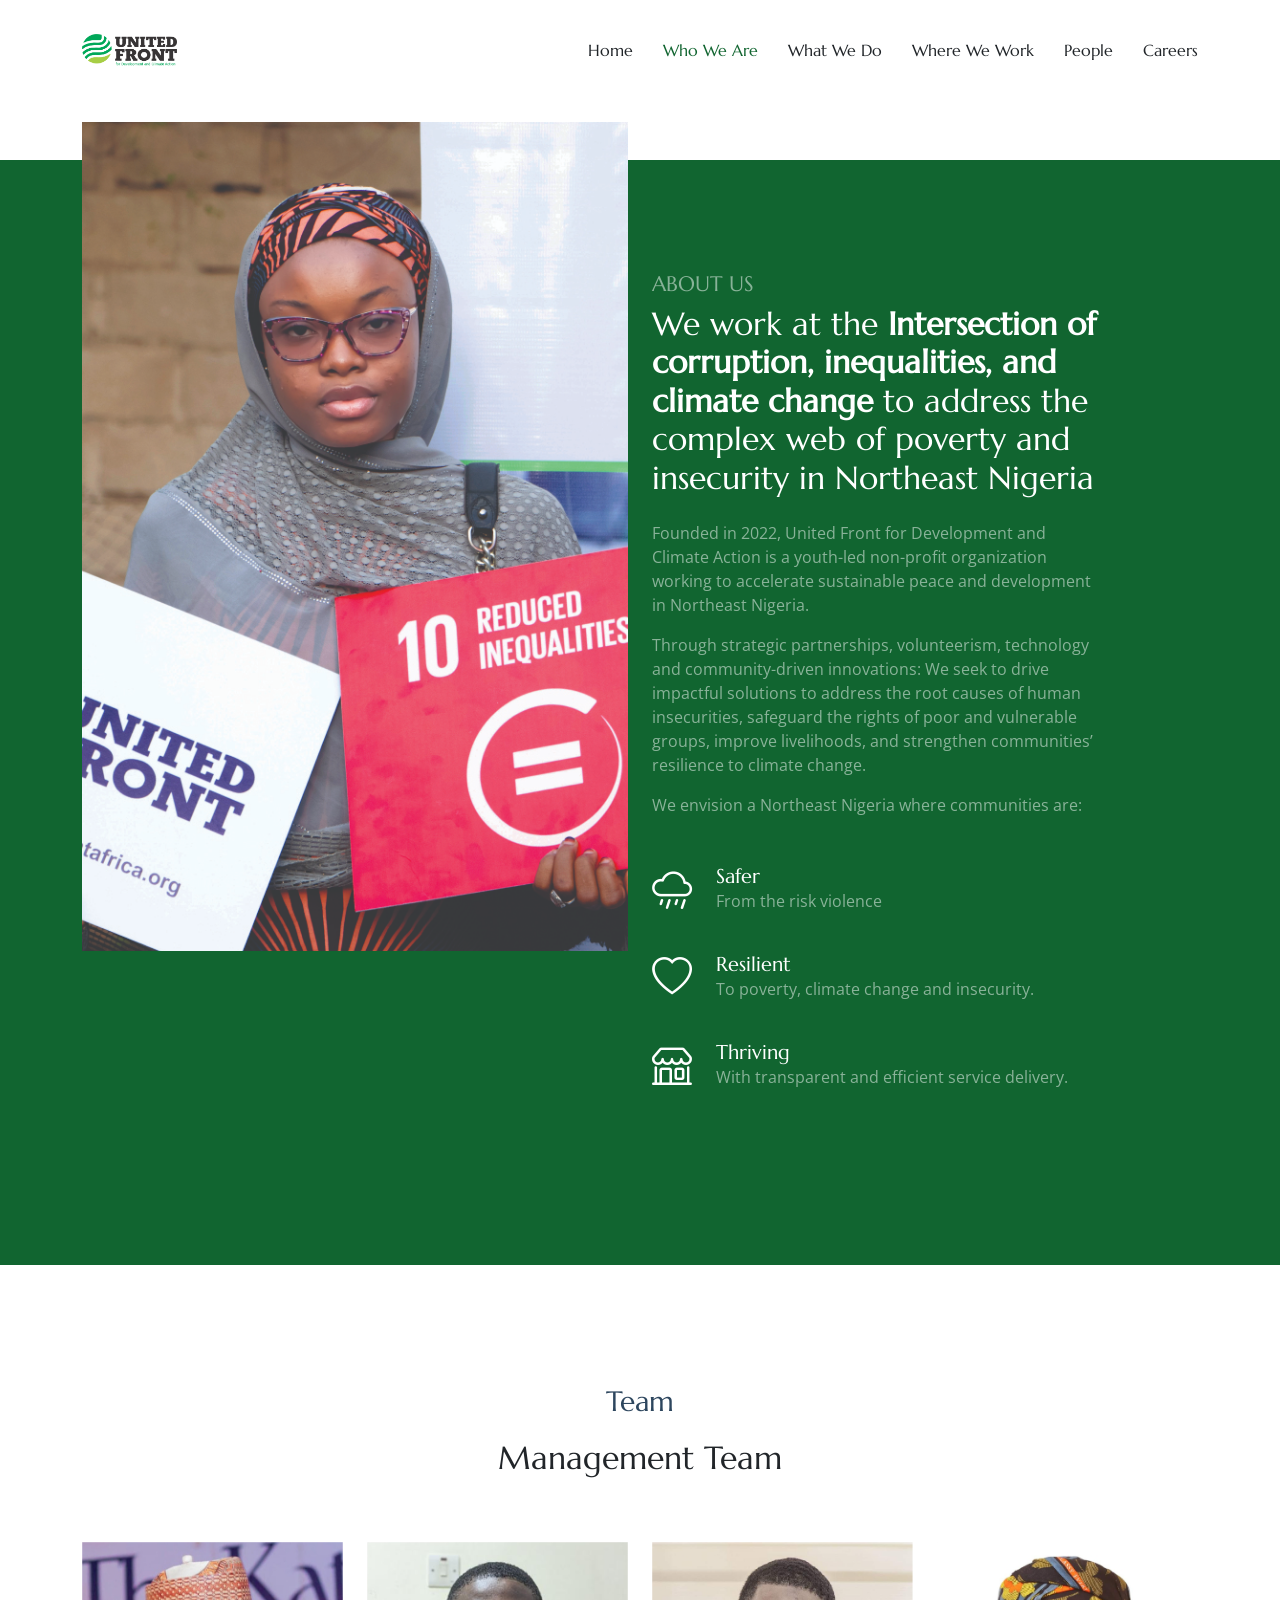
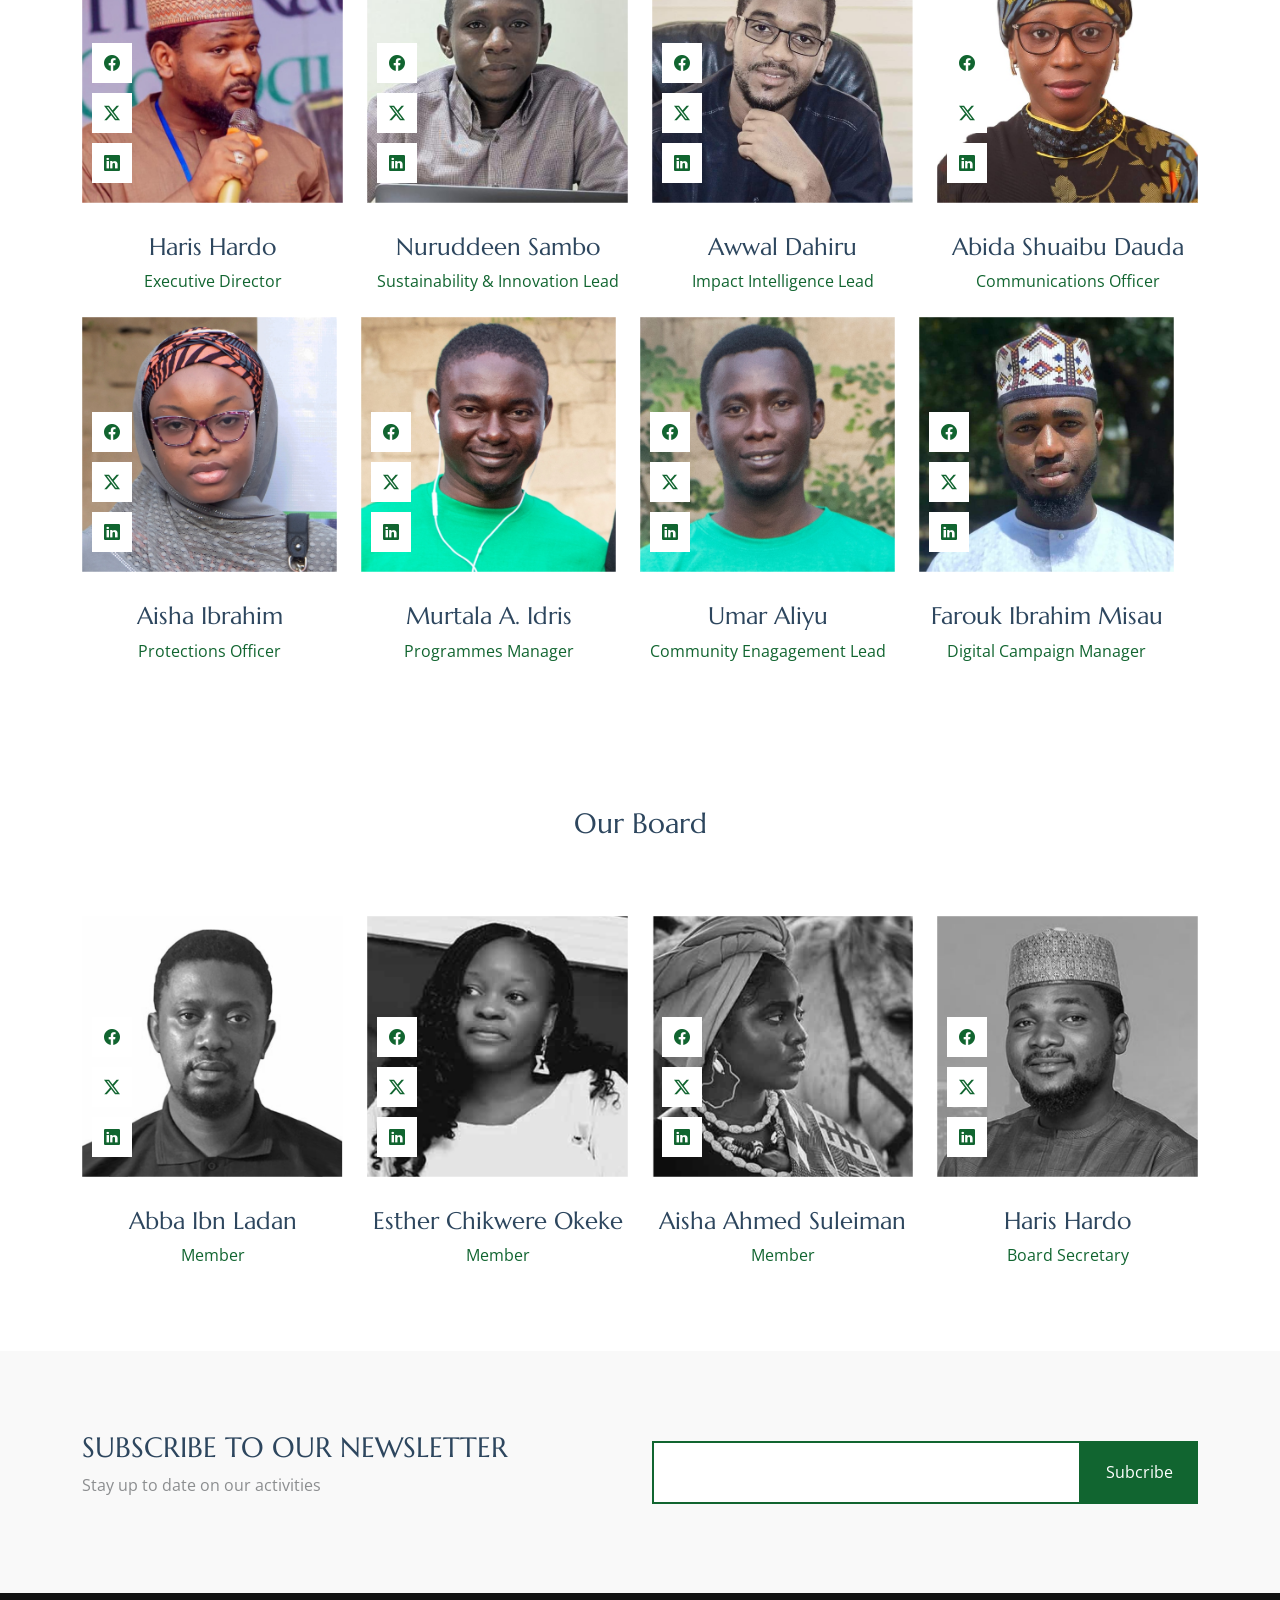
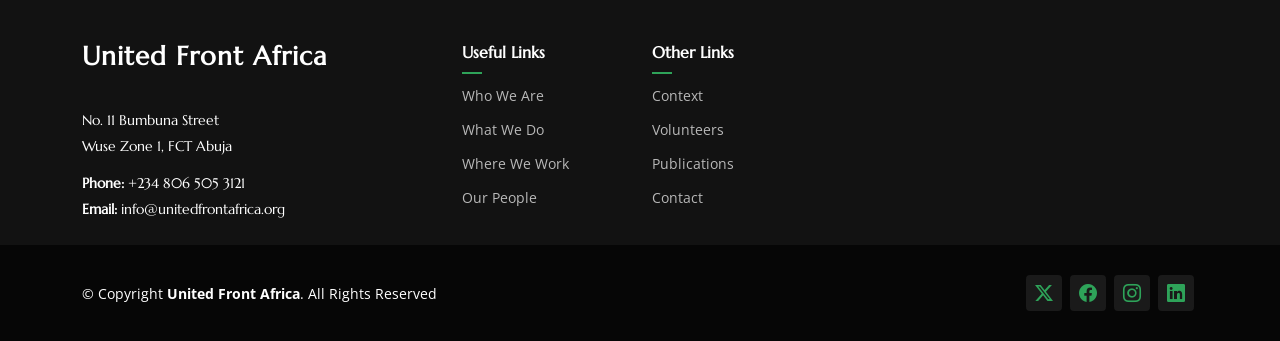
<file: about.html>
<!DOCTYPE html>
<html lang="en">

<head>
  <meta charset="utf-8">
  <meta content="width=device-width, initial-scale=1.0" name="viewport">
  <title>Our People - United Front Africa</title>
  <meta name="description" content="">
  <meta name="keywords" content="">

  <!-- Favicons -->
  <link href="assets/img/favicon.png" rel="icon">
  <link href="assets/img/apple-touch-icon.png" rel="apple-touch-icon">

  <!-- Fonts -->
  <link href="https://fonts.googleapis.com" rel="preconnect">
  <link href="https://fonts.gstatic.com" rel="preconnect" crossorigin>
  <link href="https://fonts.googleapis.com/css2?family=Open+Sans:ital,wght@0,300;0,400;0,500;0,600;0,700;0,800;1,300;1,400;1,500;1,600;1,700;1,800&family=Marcellus:wght@400&display=swap" rel="stylesheet">

  <!-- Vendor CSS Files -->
  <link href="assets/vendor/bootstrap/css/bootstrap.min.css" rel="stylesheet">
  <link href="assets/vendor/bootstrap-icons/bootstrap-icons.css" rel="stylesheet">
  <link href="assets/vendor/aos/aos.css" rel="stylesheet">
  <link href="assets/vendor/swiper/swiper-bundle.min.css" rel="stylesheet">
  <link href="assets/vendor/glightbox/css/glightbox.min.css" rel="stylesheet">

  <!-- Main CSS File -->
  <link href="assets/css/main.css" rel="stylesheet">

  <!-- =======================================================
  * Template Name: AgriCulture
  * Template URL: https://bootstrapmade.com/agriculture-bootstrap-website-template/
  * Updated: Aug 07 2024 with Bootstrap v5.3.3
  * Author: BootstrapMade.com
  * License: https://bootstrapmade.com/license/
  ======================================================== -->
</head>

<body class="about-page">

  <header id="header" class="header d-flex align-items-center position-relative">
    <div class="container-fluid container-xl position-relative d-flex align-items-center justify-content-between">

      <a href="index.html" class="logo d-flex align-items-center">
        <!-- Uncomment the line below if you also wish to use an image logo -->
        <img src="assets/img/logo.png" alt="AgriCulture">
        <!-- <h1 class="sitename">AgriCulture</h1>  -->
      </a>

      <nav id="navmenu" class="navmenu">
        <ul>
          <li><a href="index.html">Home</a></li>
          <li><a href="#about" class="active">Who We Are</a></li>
          <li><a href="#services">What We Do</a></li>
          <li><a href="wherewework.html">Where We Work</a></li>
          <li><a href="people.html">People</a></li>
          <li><a href="callforvolunteers.html">Careers</a></li>
        </ul>
        <i class="mobile-nav-toggle d-xl-none bi bi-list"></i>
      </nav>

    </div>
  </header>

    <!-- About Section -->
    <section id="about" class="about section">

      <div class="content">
        <div class="container">
          <div class="row">
            <div class="col-lg-6 mb-4 mb-lg-0">
              <img src="assets/img/img_long_5.jpg" alt="Image " class="img-fluid img-overlap" data-aos="zoom-out">
            </div>
            <div class="col-lg-5 ml-auto" data-aos="fade-up" data-aos-delay="100">
              <h3 class="content-subtitle text-white opacity-50">About Us</h3>
              <h2 class="content-title mb-4">
                We work at the <strong>Intersection of corruption, inequalities, and climate change</strong> to address the complex web of poverty and insecurity in Northeast Nigeria
              </h2>
              <p class="opacity-50">
                Founded in 2022, United Front for Development and Climate Action is a youth-led non-profit organization working to accelerate sustainable peace and development in Northeast Nigeria.
              </p>
              <p class="opacity-50">
                Through strategic partnerships, volunteerism, technology and community-driven innovations: 
                We seek to drive impactful solutions to address the root causes of human insecurities, safeguard the rights of poor and vulnerable groups, improve livelihoods, and strengthen communities’ resilience to climate change.
              </p>
              <p class="opacity-50">
                <p class="opacity-50">
                 We envision a Northeast Nigeria where communities are:
                </p>
              </p>
              <div class="row my-5">
                <div class="col-lg-12 d-flex align-items-start mb-4">
                  <i class="bi bi-cloud-rain me-4 display-6"></i>
                  <div>
                    <h4 class="m-0 h5 text-white">Safer</h4>
                    <p class="text-white opacity-50">From the risk violence
                  </div>
                </div>
                <div class="col-lg-12 d-flex align-items-start mb-4">
                  <i class="bi bi-heart me-4 display-6"></i>
                  <div>
                    <h4 class="m-0 h5 text-white">Resilient</h4>
                    <p class="text-white opacity-50">To poverty, climate change and insecurity.</p>
                  </div>
                </div>
                <div class="col-lg-12 d-flex align-items-start">
                  <i class="bi bi-shop me-4 display-6"></i>
                  <div>
                    <h4 class="m-0 h5 text-white">Thriving</h4>
                    <p class="text-white opacity-50">With transparent and efficient service delivery.</p>
                  </div>
                </div>
              </div>
            </div>
          </div>
        </div>
      </div>
    </section><!-- /About Section -->


  <main class="main">
  
    <!-- Team Section -->
    <section class="team-15 team section" id="team">
      <!-- Section Title -->
      <div class="container section-title" data-aos="fade-up">
        <h2>Team</h2>
        <p>Management Team</p>
      </div><!-- End Section Title -->

      <div class="content">
        <div class="container">

          <div class="row">
            <div class="col-lg-3 col-md-6 mb-4">
              <div class="person">
                <figure>
                  <img src="assets/img/team/harisx.jpg" alt="Image" class="img-fluid">
                  <div class="social">
                    <a href="#"><span class="bi bi-facebook"></span></a>
                    <a href="#"><span class="bi bi-twitter-x"></span></a>
                    <a href="#"><span class="bi bi-linkedin"></span></a>
                  </div>
                </figure>
                <div class="person-contents">
                  <h3>Haris Hardo</h3>
                  <span class="position">Executive Director</span>
                </div>
              </div>
            </div>

            <div class="col-lg-3 col-md-6 mb-4">
              <div class="person">
                <figure>
                  <img src="assets/img/team/nura.jpg" alt="Image" class="img-fluid">
                  <div class="social">
                    <a href="#"><span class="bi bi-facebook"></span></a>
                    <a href="#"><span class="bi bi-twitter-x"></span></a>
                    <a href="#"><span class="bi bi-linkedin"></span></a>
                  </div>
                </figure>
                <div class="person-contents">
                  <h3>Nuruddeen Sambo</h3>
                  <span class="position">Sustainability & Innovation Lead</span>
                </div>
              </div>
            </div>

            <div class="col-lg-3 col-md-6 mb-4">
              <div class="person">
                <figure>
                  <img src="assets/img/team/awwal.jpg" alt="Image" class="img-fluid">
                  <div class="social">
                    <a href="#"><span class="bi bi-facebook"></span></a>
                    <a href="#"><span class="bi bi-twitter-x"></span></a>
                    <a href="#"><span class="bi bi-linkedin"></span></a>
                  </div>
                </figure>
                <div class="person-contents">
                  <h3>Awwal Dahiru</h3>
                  <span class="position">Impact Intelligence Lead</span>
                </div>
              </div>
            </div>

            <div class="col-lg-3 col-md-6 mb-4">
              <div class="person">
                <figure>
                  <img src="assets/img/team/abida.jpg" alt="Image" class="img-fluid">
                  <div class="social">
                    <a href="#"><span class="bi bi-facebook"></span></a>
                    <a href="#"><span class="bi bi-twitter-x"></span></a>
                    <a href="#"><span class="bi bi-linkedin"></span></a>
                  </div>
                </figure>
                <div class="person-contents">
                  <h3>Abida Shuaibu Dauda</h3>
                  <span class="position">Communications Officer</span>
                </div>
              </div>
            </div>

            <div class="row">
              <div class="col-lg-3 col-md-6 mb-4">
                <div class="person">
                  <figure>
                    <img src="assets/img/team/aishadass.jpg" alt="Image" class="img-fluid">
                    <div class="social">
                      <a href="#"><span class="bi bi-facebook"></span></a>
                      <a href="#"><span class="bi bi-twitter-x"></span></a>
                      <a href="#"><span class="bi bi-linkedin"></span></a>
                    </div>
                  </figure>
                  <div class="person-contents">
                    <h3>Aisha Ibrahim</h3>
                    <span class="position">Protections Officer</span>
                  </div>
                </div>
              </div>
  
              <div class="col-lg-3 col-md-6 mb-4">
                <div class="person">
                  <figure>
                    <img src="assets/img/team/murtala.jpg" alt="Image" class="img-fluid">
                    <div class="social">
                      <a href="#"><span class="bi bi-facebook"></span></a>
                      <a href="#"><span class="bi bi-twitter-x"></span></a>
                      <a href="#"><span class="bi bi-linkedin"></span></a>
                    </div>
                  </figure>
                  <div class="person-contents">
                    <h3>Murtala A. Idris</h3>
                    <span class="position">Programmes Manager</span>
                  </div>
                </div>
              </div>
  
              <div class="col-lg-3 col-md-6 mb-4">
                <div class="person">
                  <figure>
                    <img src="assets/img/team/umarx.jpg" alt="Image" class="img-fluid">
                    <div class="social">
                      <a href="#"><span class="bi bi-facebook"></span></a>
                      <a href="#"><span class="bi bi-twitter-x"></span></a>
                      <a href="#"><span class="bi bi-linkedin"></span></a>
                    </div>
                  </figure>
                  <div class="person-contents">
                    <h3>Umar Aliyu</h3>
                    <span class="position">Community Enagagement Lead</span>
                  </div>
                </div>
              </div>
  
              <div class="col-lg-3 col-md-6 mb-4">
                <div class="person">
                  <figure>
                    <img src="assets/img/team/farouk.jpg" alt="Image" class="img-fluid">
                    <div class="social">
                      <a href="#"><span class="bi bi-facebook"></span></a>
                      <a href="#"><span class="bi bi-twitter-x"></span></a>
                      <a href="#"><span class="bi bi-linkedin"></span></a>
                    </div>
                  </figure>
                  <div class="person-contents">
                    <h3>Farouk Ibrahim Misau</h3>
                    <span class="position">Digital Campaign Manager</span>
                  </div>
                </div>
              </div>

          </div>
        </div>
      </div>

    </section><!-- /Team Section -->

    <!-- BOARD Team Section -->
    <section class="team-15 team section" id="team">
      <!-- Section Title -->
      <div class="container section-title" data-aos="fade-up">
        <h2>Our Board</h2>
        </div><!-- End Section Title -->

      <div class="content">
        <div class="container">

          <div class="row">
            <div class="col-lg-3 col-md-6 mb-4">
              <div class="person">
                <figure>
                  <img src="assets/img/team/abbaladan.jpg" alt="Image" class="img-fluid">
                  <div class="social">
                    <a href="#"><span class="bi bi-facebook"></span></a>
                    <a href="#"><span class="bi bi-twitter-x"></span></a>
                    <a href="#"><span class="bi bi-linkedin"></span></a>
                  </div>
                </figure>
                <div class="person-contents">
                  <h3>Abba Ibn Ladan</h3>
                  <span class="position">Member</span>
                </div>
              </div>
            </div>

            <div class="col-lg-3 col-md-6 mb-4">
              <div class="person">
                <figure>
                  <img src="assets/img/team/esther.jpg" alt="Image" class="img-fluid">
                  <div class="social">
                    <a href="#"><span class="bi bi-facebook"></span></a>
                    <a href="#"><span class="bi bi-twitter-x"></span></a>
                    <a href="#"><span class="bi bi-linkedin"></span></a>
                  </div>
                </figure>
                <div class="person-contents">
                  <h3>Esther Chikwere Okeke</h3>
                  <span class="position">Member</span>
                </div>
              </div>
            </div>

            <div class="col-lg-3 col-md-6 mb-4">
              <div class="person">
                <figure>
                  <img src="assets/img/team/aisha.jpg" alt="Image" class="img-fluid">
                  <div class="social">
                    <a href="#"><span class="bi bi-facebook"></span></a>
                    <a href="#"><span class="bi bi-twitter-x"></span></a>
                    <a href="#"><span class="bi bi-linkedin"></span></a>
                  </div>
                </figure>
                <div class="person-contents">
                  <h3>Aisha Ahmed Suleiman</h3>
                  <span class="position">Member</span>
                </div>
              </div>
            </div>

            <div class="col-lg-3 col-md-6 mb-4">
              <div class="person">
                <figure>
                  <img src="assets/img/team/harishardo.jpg" alt="Image" class="img-fluid">
                  <div class="social">
                    <a href="#"><span class="bi bi-facebook"></span></a>
                    <a href="#"><span class="bi bi-twitter-x"></span></a>
                    <a href="#"><span class="bi bi-linkedin"></span></a>
                  </div>
                </figure>
                <div class="person-contents">
                  <h3>Haris Hardo</h3>
                  <span class="position">Board Secretary</span>
                </div>
              </div>
            </div>

            

          </div>
        </div>
      </div>

    </section><!-- /Team Section -->

    <!-- Call To Action Section -->
    <section id="call-to-action" class="call-to-action section light-background">

      <div class="content">
        <div class="container">
          <div class="row align-items-center">
            <div class="col-lg-6">
              <h3>Subscribe To Our Newsletter</h3>
              <p class="opacity-50">
                Stay up to date on our activities
              </p>
            </div>
            <div class="col-lg-6">
              <form action="forms/newsletter.php" class="form-subscribe php-email-form">
                <div class="form-group d-flex align-items-stretch">
                  <input type="email" name="email" class="form-control h-100" placeholder="Enter your e-mail">
                  <input type="submit" class="btn btn-secondary px-4" value="Subcribe">
                </div>
                <div class="loading">Loading</div>
                <div class="error-message"></div>
                <div class="sent-message">
                  Your subscription request has been sent. Thank you!
                </div>
              </form>
            </div>
          </div>
        </div>
      </div>
    </section><!-- /Call To Action Section -->

  </main>

  <footer id="footer" class="footer dark-background">

    <div class="footer-top">
      <div class="container">
        <div class="row gy-4">
          <div class="col-lg-4 col-md-6 footer-about">
            <a href="index.html" class="logo d-flex align-items-center">
              <span class="sitename">United Front Africa</span>
            </a>
            <div class="footer-contact pt-3">
              <p>No. 11 Bumbuna Street</p>
              <p>Wuse Zone 1, FCT Abuja</p>
              <p class="mt-3"><strong>Phone:</strong> <span>+234 806 505 3121</span></p>
              <p><strong>Email:</strong> <span>info@unitedfrontafrica.org</span></p>
            </div>
          </div>

          <div class="col-lg-2 col-md-3 footer-links">
            <h4>Useful Links</h4>
            <ul>
              <li><a href="index.html#about">Who We Are</a></li>
              <li><a href="index.html#services">What We Do</a></li>
              <li><a href="wherewework.html">Where We Work</a></li>
              <li><a href="people.html">Our People</a></li>
            </ul>
          </div>

          <div class="col-lg-2 col-md-3 footer-links">
            <h4>Other Links</h4>
            <ul>
              <li><a href="context.html">Context</a></li>
              <li><a href="callforvolunteers.html">Volunteers</a></li>
              <li><a href="index.html#publications">Publications</a></li>
              <li><a href="#footer">Contact</a></li>
              
            </ul>
          </div>

        </div>
      </div>
    </div>

    <div class="copyright text-center">
      <div class="container d-flex flex-column flex-lg-row justify-content-center justify-content-lg-between align-items-center">

        <div class="d-flex flex-column align-items-center align-items-lg-start">
          <div>
            © Copyright <strong><span>United Front Africa</span></strong>. All Rights Reserved
          </div>
          
        </div>

        <div class="social-links order-first order-lg-last mb-3 mb-lg-0">
          <a href="https://www.twitter.com/unitedfront_ng"><i class="bi bi-twitter-x"></i></a>
          <a href="https://www.facebook.com/unitedfrontafrica.org"><i class="bi bi-facebook"></i></a>
          <a href="https://www.instagram.com/unitedfront_ng"><i class="bi bi-instagram"></i></a>
          <a href="https://www.linkedin.com/company/unitedfrontafrica"><i class="bi bi-linkedin"></i></a>
        </div>

      </div>
    </div>

  </footer>


  <!-- Scroll Top -->
  <a href="#" id="scroll-top" class="scroll-top d-flex align-items-center justify-content-center"><i class="bi bi-arrow-up-short"></i></a>

  <!-- Preloader -->
  <div id="preloader"></div>

  <!-- Vendor JS Files -->
  <script src="assets/vendor/bootstrap/js/bootstrap.bundle.min.js"></script>
  <script src="assets/vendor/php-email-form/validate.js"></script>
  <script src="assets/vendor/aos/aos.js"></script>
  <script src="assets/vendor/swiper/swiper-bundle.min.js"></script>
  <script src="assets/vendor/glightbox/js/glightbox.min.js"></script>

  <!-- Main JS File -->
  <script src="assets/js/main.js"></script>

</body>

</html>
</file>
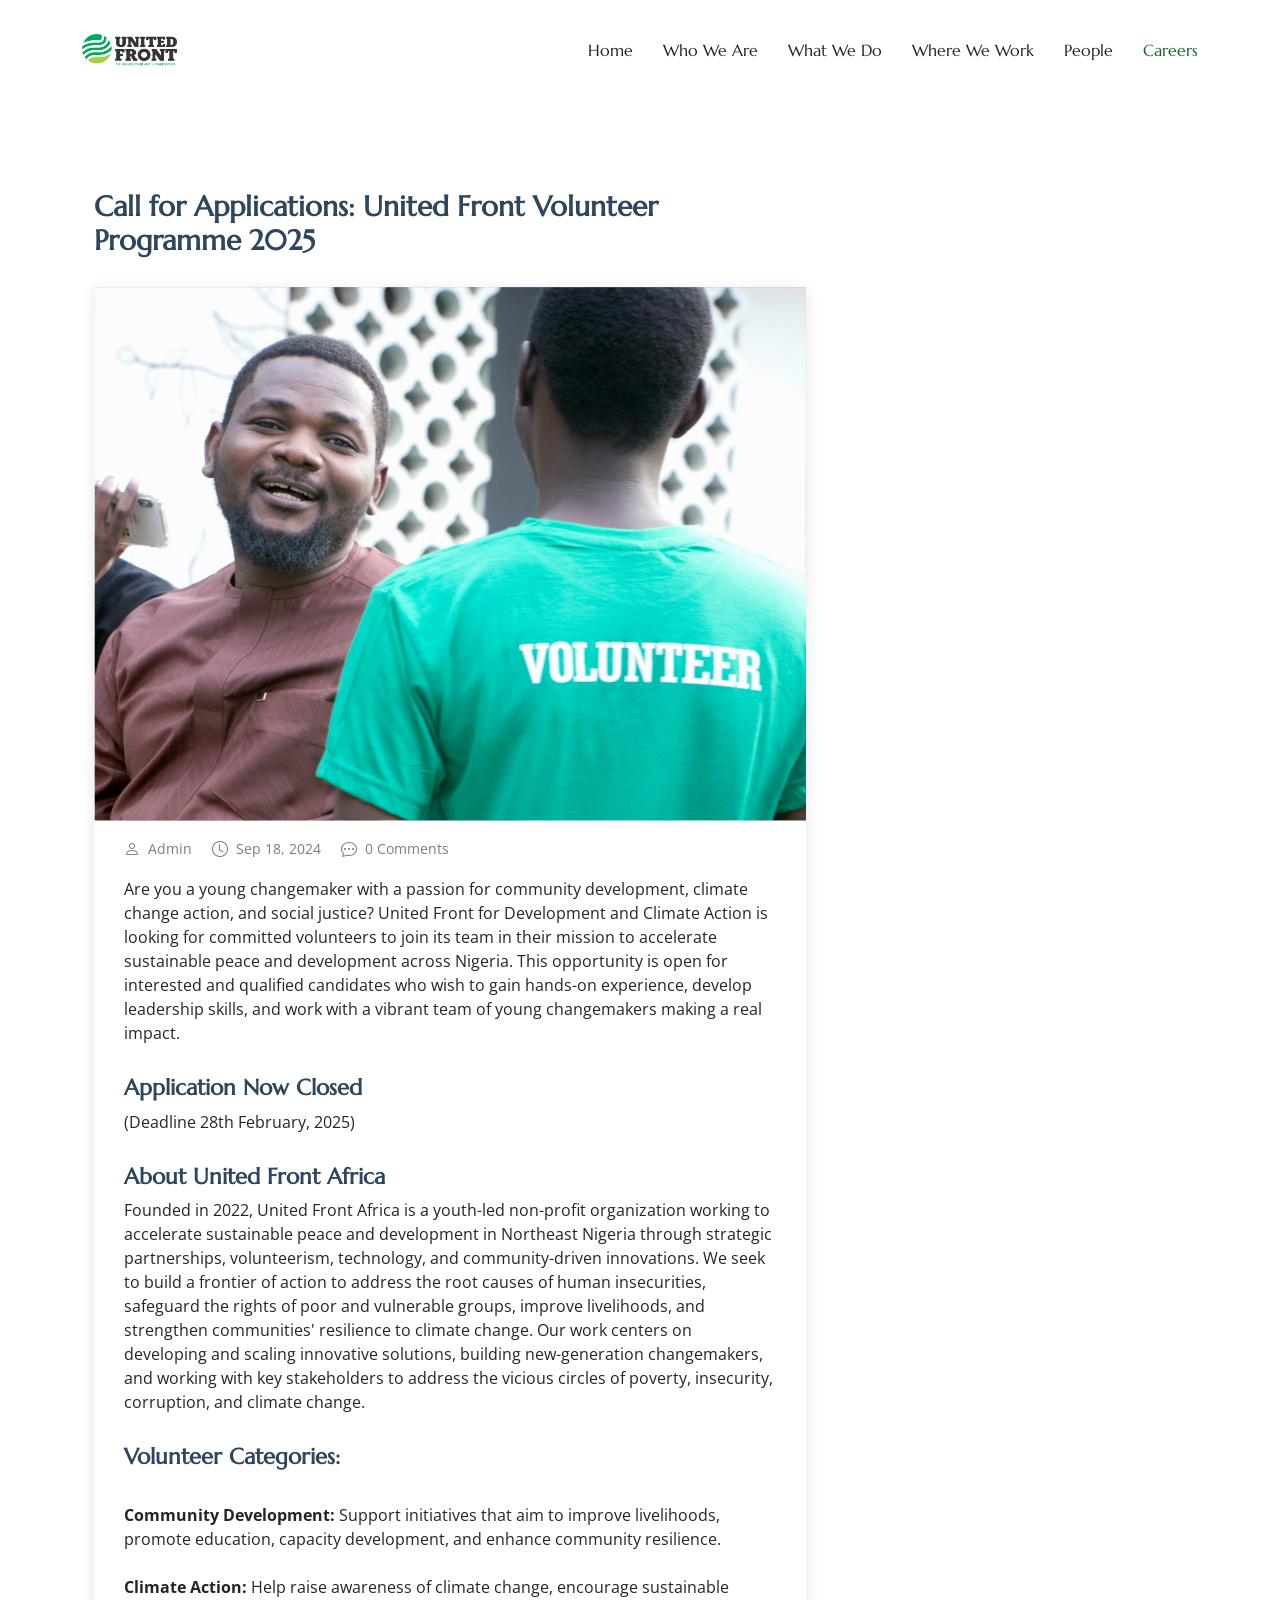
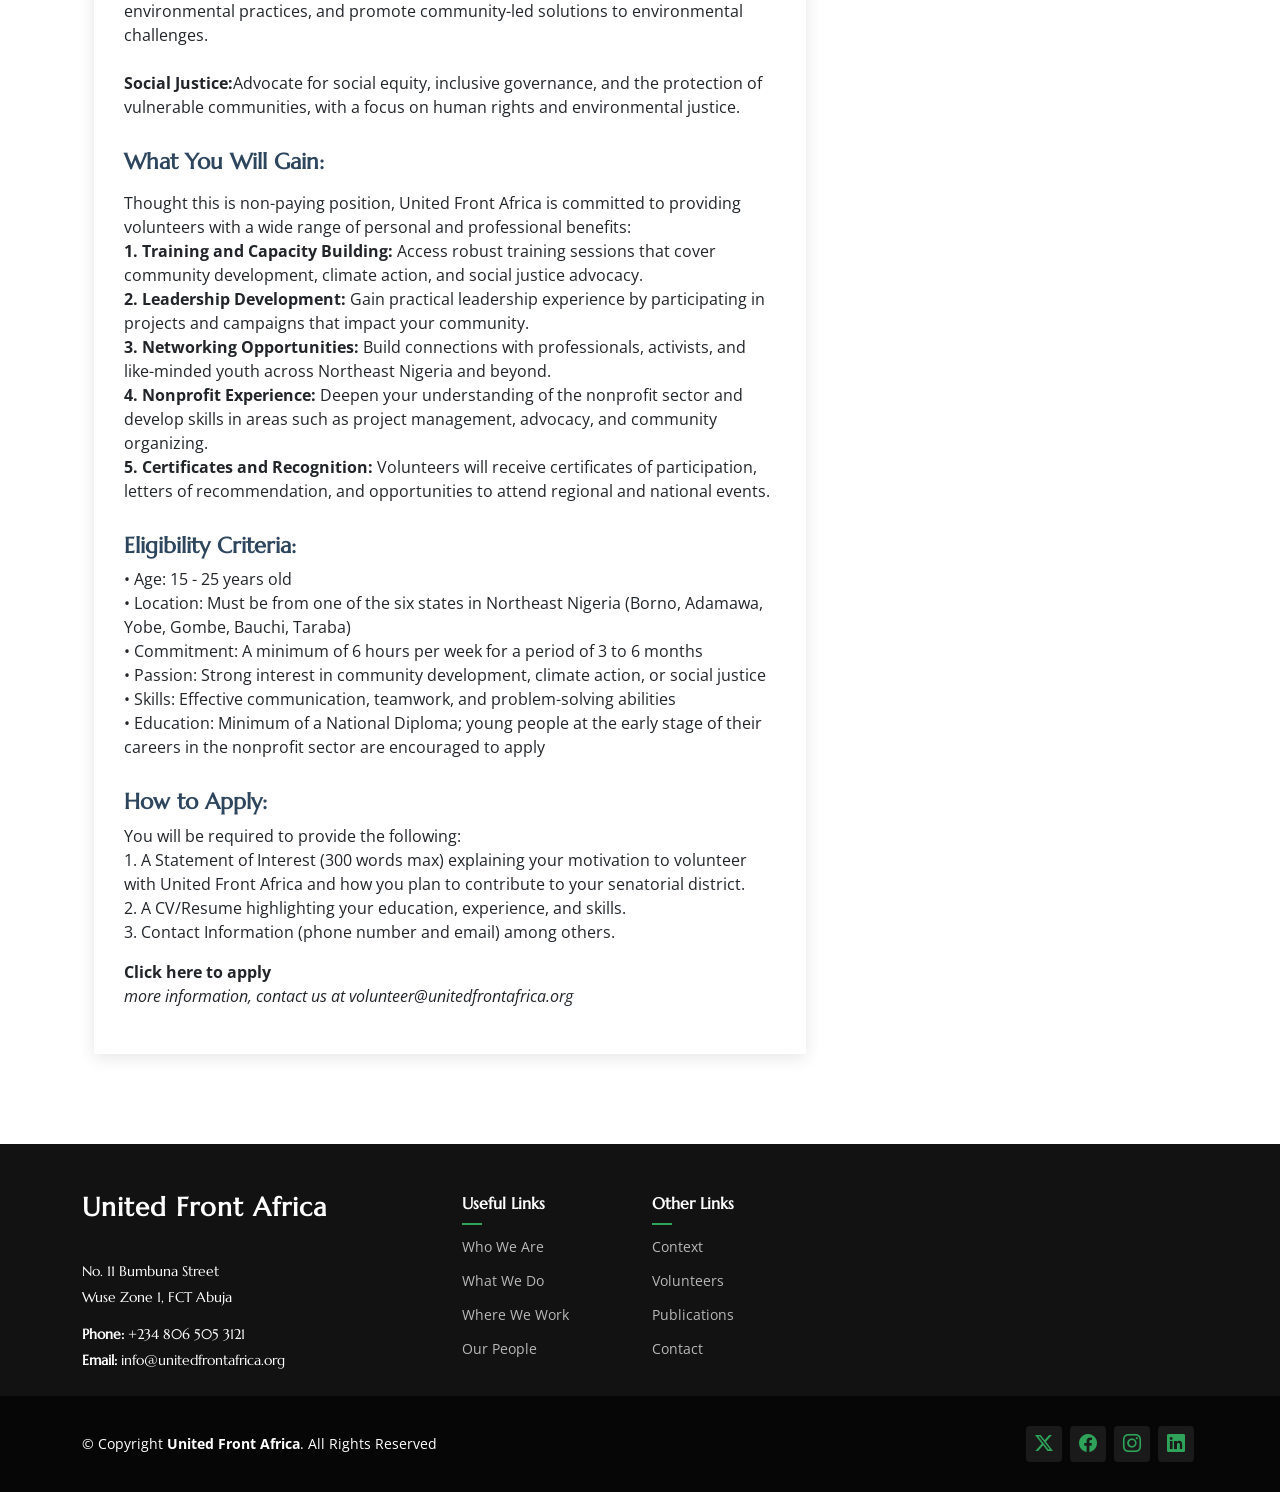
<file: callforvolunteers.html>
<!DOCTYPE html>
<html lang="en">

<head>
  <meta charset="utf-8">
  <meta content="width=device-width, initial-scale=1.0" name="viewport">
  <title>Where We Work - United Front Africa</title>
  <meta name="description" content="">
  <meta name="keywords" content="">

  <!-- Favicons -->
  <link href="assets/img/favicon.png" rel="icon">
  <link href="assets/img/apple-touch-icon.png" rel="apple-touch-icon">

  <!-- Fonts -->
  <link href="https://fonts.googleapis.com" rel="preconnect">
  <link href="https://fonts.gstatic.com" rel="preconnect" crossorigin>
  <link href="https://fonts.googleapis.com/css2?family=Open+Sans:ital,wght@0,300;0,400;0,500;0,600;0,700;0,800;1,300;1,400;1,500;1,600;1,700;1,800&family=Marcellus:wght@400&display=swap" rel="stylesheet">

  <!-- Vendor CSS Files -->
  <link href="assets/vendor/bootstrap/css/bootstrap.min.css" rel="stylesheet">
  <link href="assets/vendor/bootstrap-icons/bootstrap-icons.css" rel="stylesheet">
  <link href="assets/vendor/aos/aos.css" rel="stylesheet">
  <link href="assets/vendor/swiper/swiper-bundle.min.css" rel="stylesheet">
  <link href="assets/vendor/glightbox/css/glightbox.min.css" rel="stylesheet">

  <!-- Main CSS File -->
  <link href="assets/css/main.css" rel="stylesheet">

  <!-- =======================================================
  * Template Name: AgriCulture
  * Template URL: https://bootstrapmade.com/agriculture-bootstrap-website-template/
  * Updated: Aug 07 2024 with Bootstrap v5.3.3
  * Author: BootstrapMade.com
  * License: https://bootstrapmade.com/license/
  ======================================================== -->
</head>

<body class="blog-details-page">

  <header id="header" class="header d-flex align-items-center position-relative">
    <div class="container-fluid container-xl position-relative d-flex align-items-center justify-content-between">

      <a href="index.html" class="logo d-flex align-items-center">
        <!-- Uncomment the line below if you also wish to use an image logo -->
        <img src="assets/img/logo.png" alt="AgriCulture">
        <!-- <h1 class="sitename">AgriCulture</h1>  -->
      </a>

      <nav id="navmenu" class="navmenu">
        <ul>
          <li><a href="index.html">Home</a></li>
          <li><a href="index.html#about">Who We Are</a></li>
          <li><a href="#services">What We Do</a></li>
          <li><a href="wherewework.html">Where We Work</a></li>
          <li><a href="people.html">People</a></li>
          <li><a href="callforvolunteers.html" class="active">Careers</a></li>
        </ul>
        <i class="mobile-nav-toggle d-xl-none bi bi-list"></i>
      </nav>

    </div>
  </header>

  <main class="main">

    

    <div class="container">
      <div class="row">

        <div class="col-lg-8">

          <!-- Blog Details Section -->
          <section id="blog-details" class="blog-details section">
            <div class="container">
              <h2 class="title">Call for Applications: United Front Volunteer Programme 2025</h2>
              <article class="article">

                <div class="post-img">
                  <img src="assets/img/blog/blog-2.jpg" alt="" class="img-fluid">
                </div>

               

                <div class="meta-top">
                  <ul>
                    <li class="d-flex align-items-center"><i class="bi bi-person"></i> <a href="blog-details.html">Admin</a></li>
                    <li class="d-flex align-items-center"><i class="bi bi-clock"></i> <a href="blog-details.html"><time datetime="2024-09-18">Sep 18, 2024</time></a></li>
                    <li class="d-flex align-items-center"><i class="bi bi-chat-dots"></i> <a href="blog-details.html">0 Comments</a></li>
                  </ul>
                </div><!-- End meta top -->

                <div class="content">
                  <p>
                    Are you a young changemaker with a passion for community development, climate change action, and social justice? United Front for Development and Climate Action is looking for committed volunteers to join its team in their mission to accelerate sustainable peace and development across Nigeria. 
This opportunity is open for interested and qualified candidates who wish to gain hands-on experience, develop leadership skills, and work with a vibrant team of young changemakers making a real impact.

                  </p>
                  <h3> Application Now Closed</h3>
                  <p> (Deadline 28th February, 2025)</p>
                  <h3> About United Front Africa </h3>
                  <p>
                    Founded in 2022, United Front Africa is a youth-led non-profit organization working to accelerate sustainable peace and development in Northeast Nigeria through strategic partnerships, volunteerism, technology, and community-driven innovations. We seek to build a frontier of action to address the root causes of human insecurities, safeguard the rights of poor and vulnerable groups, improve livelihoods, and strengthen communities' resilience to climate change. Our work centers on developing and scaling innovative solutions, building new-generation changemakers, and working with key stakeholders to address the vicious circles of poverty, insecurity, corruption, and climate change. 
                  </p>
                  <h3>Volunteer Categories:</h3>
                  <br> <p>
                    <b> Community Development:</b> Support initiatives that aim to improve livelihoods, promote education, capacity development, and enhance community resilience. </br>
<br> <b> Climate Action:</b> Help raise awareness of climate change, encourage sustainable environmental practices, and promote community-led solutions to environmental challenges. </br>
<br> <b> Social Justice:</b>Advocate for social equity, inclusive governance, and the protection of vulnerable communities, with a focus on human rights and environmental justice. </br>

                  <h3>What You Will Gain:</h3>
                  </p>
                  <p>
                    Thought this is non-paying position, United Front Africa is committed to providing volunteers with a wide range of personal and professional benefits:                
                    <br> <strong>1. Training and Capacity Building:</strong> Access robust training sessions that cover community development, climate action, and social justice advocacy.
<br> <strong> 2. Leadership Development: </strong> Gain practical leadership experience by participating in projects and campaigns that impact your community.
<br> <strong>3. Networking Opportunities:</strong> Build connections with professionals, activists, and like-minded youth across Northeast Nigeria and beyond.
<br> <strong>4. Nonprofit Experience:</strong> Deepen your understanding of the nonprofit sector and develop skills in areas such as project management, advocacy, and community organizing.
<br> <strong>5. Certificates and Recognition:</strong> Volunteers will receive certificates of participation, letters of recommendation, and opportunities to attend regional and national events.

                  </p>
                  <p>
                   <h3> Eligibility Criteria: </h3>
                    • Age: 15 - 25 years old <br>
                    • Location: Must be from one of the six states in Northeast Nigeria (Borno, Adamawa, Yobe, Gombe, Bauchi, Taraba) <br>
                    • Commitment: A minimum of 6 hours per week for a period of 3 to 6 months <br>
                    • Passion: Strong interest in community development, climate action, or social justice <br>
                    • Skills: Effective communication, teamwork, and problem-solving abilities <br>
                    • Education: Minimum of a National Diploma; young people at the early stage of their careers in the nonprofit sector are encouraged to apply <br>
                   </p>
                  <h3>How to Apply: </h3> 
                   You will be required to provide the following: <br>
                   1. A Statement of Interest (300 words max) explaining your motivation to volunteer with United Front Africa and how you plan to contribute to your senatorial district. <br>
                   2. A CV/Resume highlighting your education, experience, and skills. <br>
                   3. Contact Information (phone number and email) among others. <br>
                   <p>
                  <p>
                   <strong>  Click here to apply </strong> <br>
<i> more information, contact us at volunteer@unitedfrontafrica.org  </i>

                  </p>
                   </p>
                </div><!-- End post content -->
<!-- 
                <div class="meta-bottom">
                  <i class="bi bi-folder"></i>
                  <ul class="cats">
                    <li><a href="#">Business</a></li>
                  </ul>

                  <i class="bi bi-tags"></i>
                  <ul class="tags">
                    <li><a href="#">Creative</a></li>
                    <li><a href="#">Tips</a></li>
                    <li><a href="#">Marketing</a></li>
                  </ul>
                </div>  End meta bottom -->
              
              </article>

           
            </div>
          </section><!-- /Blog Details Section -->

          <!-- Blog Comments Section 
          <section id="blog-comments" class="blog-comments section">

            <div class="container">

              <h4 class="comments-count">8 Comments</h4>

              <div id="comment-1" class="comment">
                <div class="d-flex">
                  <div class="comment-img"><img src="assets/img/blog/comments-1.jpg" alt=""></div>
                  <div>
                    <h5><a href="">Georgia Reader</a> <a href="#" class="reply"><i class="bi bi-reply-fill"></i> Reply</a></h5>
                    <time datetime="2020-01-01">01 Jan,2022</time>
                    <p>
                      Et rerum totam nisi. Molestiae vel quam dolorum vel voluptatem et et. Est ad aut sapiente quis molestiae est qui cum soluta.
                      Vero aut rerum vel. Rerum quos laboriosam placeat ex qui. Sint qui facilis et.
                    </p>
                  </div>
                </div>
              </div> End comment #1 

              <div id="comment-2" class="comment">
                <div class="d-flex">
                  <div class="comment-img"><img src="assets/img/blog/comments-2.jpg" alt=""></div>
                  <div>
                    <h5><a href="">Aron Alvarado</a> <a href="#" class="reply"><i class="bi bi-reply-fill"></i> Reply</a></h5>
                    <time datetime="2020-01-01">01 Jan,2022</time>
                    <p>
                      Ipsam tempora sequi voluptatem quis sapiente non. Autem itaque eveniet saepe. Officiis illo ut beatae.
                    </p>
                  </div>
                </div>

                <div id="comment-reply-1" class="comment comment-reply">
                  <div class="d-flex">
                    <div class="comment-img"><img src="assets/img/blog/comments-3.jpg" alt=""></div>
                    <div>
                      <h5><a href="">Lynda Small</a> <a href="#" class="reply"><i class="bi bi-reply-fill"></i> Reply</a></h5>
                      <time datetime="2020-01-01">01 Jan,2022</time>
                      <p>
                        Enim ipsa eum fugiat fuga repellat. Commodi quo quo dicta. Est ullam aspernatur ut vitae quia mollitia id non. Qui ad quas nostrum rerum sed necessitatibus aut est. Eum officiis sed repellat maxime vero nisi natus. Amet nesciunt nesciunt qui illum omnis est et dolor recusandae.

                        Recusandae sit ad aut impedit et. Ipsa labore dolor impedit et natus in porro aut. Magnam qui cum. Illo similique occaecati nihil modi eligendi. Pariatur distinctio labore omnis incidunt et illum. Expedita et dignissimos distinctio laborum minima fugiat.

                        Libero corporis qui. Nam illo odio beatae enim ducimus. Harum reiciendis error dolorum non autem quisquam vero rerum neque.
                      </p>
                    </div>
                  </div>

                  <div id="comment-reply-2" class="comment comment-reply">
                    <div class="d-flex">
                      <div class="comment-img"><img src="assets/img/blog/comments-4.jpg" alt=""></div>
                      <div>
                        <h5><a href="">Sianna Ramsay</a> <a href="#" class="reply"><i class="bi bi-reply-fill"></i> Reply</a></h5>
                        <time datetime="2020-01-01">01 Jan,2022</time>
                        <p>
                          Et dignissimos impedit nulla et quo distinctio ex nemo. Omnis quia dolores cupiditate et. Ut unde qui eligendi sapiente omnis ullam. Placeat porro est commodi est officiis voluptas repellat quisquam possimus. Perferendis id consectetur necessitatibus.
                        </p>
                      </div>
                    </div>

                  </div>< End comment reply #2-->

                </div><!-- End comment reply #1-->

              </div><!-- End comment #2-->
<!--
              <div id="comment-3" class="comment">
                <div class="d-flex">
                  <div class="comment-img"><img src="assets/img/blog/comments-5.jpg" alt=""></div>
                  <div>
                    <h5><a href="">Nolan Davidson</a> <a href="#" class="reply"><i class="bi bi-reply-fill"></i> Reply</a></h5>
                    <time datetime="2020-01-01">01 Jan,2022</time>
                    <p>
                      Distinctio nesciunt rerum reprehenderit sed. Iste omnis eius repellendus quia nihil ut accusantium tempore. Nesciunt expedita id dolor exercitationem aspernatur aut quam ut. Voluptatem est accusamus iste at.
                      Non aut et et esse qui sit modi neque. Exercitationem et eos aspernatur. Ea est consequuntur officia beatae ea aut eos soluta. Non qui dolorum voluptatibus et optio veniam. Quam officia sit nostrum dolorem.
                    </p>
                  </div>
                </div>

              </div> End comment #3 -->

              <!-- 
              <div id="comment-4" class="comment">
                <div class="d-flex">
                  <div class="comment-img"><img src="assets/img/blog/comments-6.jpg" alt=""></div>
                  <div>
                    <h5><a href="">Kay Duggan</a> <a href="#" class="reply"><i class="bi bi-reply-fill"></i> Reply</a></h5>
                    <time datetime="2020-01-01">01 Jan,2022</time>
                    <p>
                      Dolorem atque aut. Omnis doloremque blanditiis quia eum porro quis ut velit tempore. Cumque sed quia ut maxime. Est ad aut cum. Ut exercitationem non in fugiat.
                    </p>
                  </div>
                </div>

              </div>  End comment #4 -->

            </div>
<!--
          </section> /Blog Comments Section -->

          <!-- Comment Form Section 
          <section id="comment-form" class="comment-form section">
            <div class="container">

              <form action="">

                <h4>Post Comment</h4>
                <p>Your email address will not be published. Required fields are marked * </p>
                <div class="row">
                  <div class="col-md-6 form-group">
                    <input name="name" type="text" class="form-control" placeholder="Your Name*">
                  </div>
                  <div class="col-md-6 form-group">
                    <input name="email" type="text" class="form-control" placeholder="Your Email*">
                  </div>
                </div>
                <div class="row">
                  <div class="col form-group">
                    <input name="website" type="text" class="form-control" placeholder="Your Website">
                  </div>
                </div>
                <div class="row">
                  <div class="col form-group">
                    <textarea name="comment" class="form-control" placeholder="Your Comment*"></textarea>
                  </div>
                </div>

                <div class="text-center">
                  <button type="submit" class="btn btn-primary">Post Comment</button>
                </div>

              </form>

            </div>
          </section> /Comment Form Section -->

        </div>

        <div class="col-lg-4 sidebar">

          <div class="widgets-container">

            <!-- Blog Author Widget 
            <div class="blog-author-widget widget-item">

              <div class="d-flex flex-column align-items-center">
                <div class="d-flex align-items-center w-100">
                  <img src="assets/img/blog/blog-author.jpg" class="rounded-circle flex-shrink-0" alt="">
                  <div>
                    <h4>Jane Smith</h4>
                    <div class="social-links">
                      <a href="https://x.com/#"><i class="bi bi-twitter-x"></i></a>
                      <a href="https://facebook.com/#"><i class="bi bi-facebook"></i></a>
                      <a href="https://instagram.com/#"><i class="biu bi-instagram"></i></a>
                      <a href="https://instagram.com/#"><i class="biu bi-linkedin"></i></a>
                    </div>
                  </div>
                </div>

                <p>
                  Itaque quidem optio quia voluptatibus dolorem dolor. Modi eum sed possimus accusantium. Quas repellat voluptatem officia numquam sint aspernatur voluptas. Esse et accusantium ut unde voluptas.
                </p>

              </div>

            </div> /Blog Author Widget -->

            <!-- Search Widget 
            <div class="search-widget widget-item">

              <h3 class="widget-title">Search</h3>
              <form action="">
                <input type="text">
                <button type="submit" title="Search"><i class="bi bi-search"></i></button>
              </form>

            </div> /Search Widget -->

            <!-- Categories Widget 
            <div class="categories-widget widget-item">

              <h3 class="widget-title">Categories</h3>
              <ul class="mt-3">
                <li><a href="#">General <span>(25)</span></a></li>
                <li><a href="#">Lifestyle <span>(12)</span></a></li>
                <li><a href="#">Travel <span>(5)</span></a></li>
                <li><a href="#">Design <span>(22)</span></a></li>
                <li><a href="#">Creative <span>(8)</span></a></li>
                <li><a href="#">Educaion <span>(14)</span></a></li>
              </ul>

            </div> /Categories Widget -->

            <!-- Recent Posts Widget 2 
            <div class="recent-posts-widget-2 widget-item">

              <h3 class="widget-title">Recent Posts</h3>

              <div class="post-item">
                <h4><a href="blog-details.html">Nihil blanditiis at in nihil autem</a></h4>
                <time datetime="2020-01-01">Jan 1, 2020</time>
              </div>  End recent post item-->
<!-- 
              <div class="post-item">
                <h4><a href="blog-details.html">Quidem autem et impedit</a></h4>
                <time datetime="2020-01-01">Jan 1, 2020</time>
              </div> End recent post item

              <div class="post-item">
                <h4><a href="blog-details.html">Id quia et et ut maxime similique occaecati ut</a></h4>
                <time datetime="2020-01-01">Jan 1, 2020</time>
              </div>< End recent post item-->
<!--
              <div class="post-item">
                <h4><a href="blog-details.html">Laborum corporis quo dara net para</a></h4>
                <time datetime="2020-01-01">Jan 1, 2020</time>
              </div>  End recent post item-->
<!--
              <div class="post-item">
                <h4><a href="blog-details.html">Et dolores corrupti quae illo quod dolor</a></h4>
                <time datetime="2020-01-01">Jan 1, 2020</time>
              </div> End recent post item-->

            </div><!--/Recent Posts Widget 2 -->

            <!-- Tags Widget 
            <div class="tags-widget widget-item">

              <h3 class="widget-title">Tags</h3>
              <ul>
                <li><a href="#">App</a></li>
                <li><a href="#">IT</a></li>
                <li><a href="#">Business</a></li>
                <li><a href="#">Mac</a></li>
                <li><a href="#">Design</a></li>
                <li><a href="#">Office</a></li>
                <li><a href="#">Creative</a></li>
                <li><a href="#">Studio</a></li>
                <li><a href="#">Smart</a></li>
                <li><a href="#">Tips</a></li>
                <li><a href="#">Marketing</a></li>
              </ul>

            </div> /Tags Widget -->

          </div>

        </div>

      </div>
    </div>

  </main>

  <footer id="footer" class="footer dark-background">

    <div class="footer-top">
      <div class="container">
        <div class="row gy-4">
          <div class="col-lg-4 col-md-6 footer-about">
            <a href="index.html" class="logo d-flex align-items-center">
              <span class="sitename">United Front Africa</span>
            </a>
            <div class="footer-contact pt-3">
              <p>No. 11 Bumbuna Street</p>
              <p>Wuse Zone 1, FCT Abuja</p>
              <p class="mt-3"><strong>Phone:</strong> <span>+234 806 505 3121</span></p>
              <p><strong>Email:</strong> <span>info@unitedfrontafrica.org</span></p>
            </div>
          </div>

          <div class="col-lg-2 col-md-3 footer-links">
            <h4>Useful Links</h4>
            <ul>
              <li><a href="index.html#about">Who We Are</a></li>
              <li><a href="index.html#services">What We Do</a></li>
              <li><a href="wherewework.html">Where We Work</a></li>
              <li><a href="people.html">Our People</a></li>
            </ul>
          </div>

          <div class="col-lg-2 col-md-3 footer-links">
            <h4>Other Links</h4>
            <ul>
              <li><a href="context.html">Context</a></li>
              <li><a href="callforvolunteers.html">Volunteers</a></li>
              <li><a href="index.html#publications">Publications</a></li>
              <li><a href="#footer">Contact</a></li>
              
            </ul>
          </div>

        </div>
      </div>
    </div>

    <div class="copyright text-center">
      <div class="container d-flex flex-column flex-lg-row justify-content-center justify-content-lg-between align-items-center">

        <div class="d-flex flex-column align-items-center align-items-lg-start">
          <div>
            © Copyright <strong><span>United Front Africa</span></strong>. All Rights Reserved
          </div>
          
        </div>

        <div class="social-links order-first order-lg-last mb-3 mb-lg-0">
          <a href="https://www.twitter.com/unitedfront_ng"><i class="bi bi-twitter-x"></i></a>
          <a href="https://www.facebook.com/unitedfrontafrica.org"><i class="bi bi-facebook"></i></a>
          <a href="https://www.instagram.com/unitedfront_ng"><i class="bi bi-instagram"></i></a>
          <a href="https://www.linkedin.com/company/unitedfrontafrica"><i class="bi bi-linkedin"></i></a>
        </div>

      </div>
    </div>

  </footer>


  <!-- Scroll Top -->
  <a href="#" id="scroll-top" class="scroll-top d-flex align-items-center justify-content-center"><i class="bi bi-arrow-up-short"></i></a>

  <!-- Preloader -->
  <div id="preloader"></div>

  <!-- Vendor JS Files -->
  <script src="assets/vendor/bootstrap/js/bootstrap.bundle.min.js"></script>
  <script src="assets/vendor/php-email-form/validate.js"></script>
  <script src="assets/vendor/aos/aos.js"></script>
  <script src="assets/vendor/swiper/swiper-bundle.min.js"></script>
  <script src="assets/vendor/glightbox/js/glightbox.min.js"></script>

  <!-- Main JS File -->
  <script src="assets/js/main.js"></script>

</body>

</html>
</file>
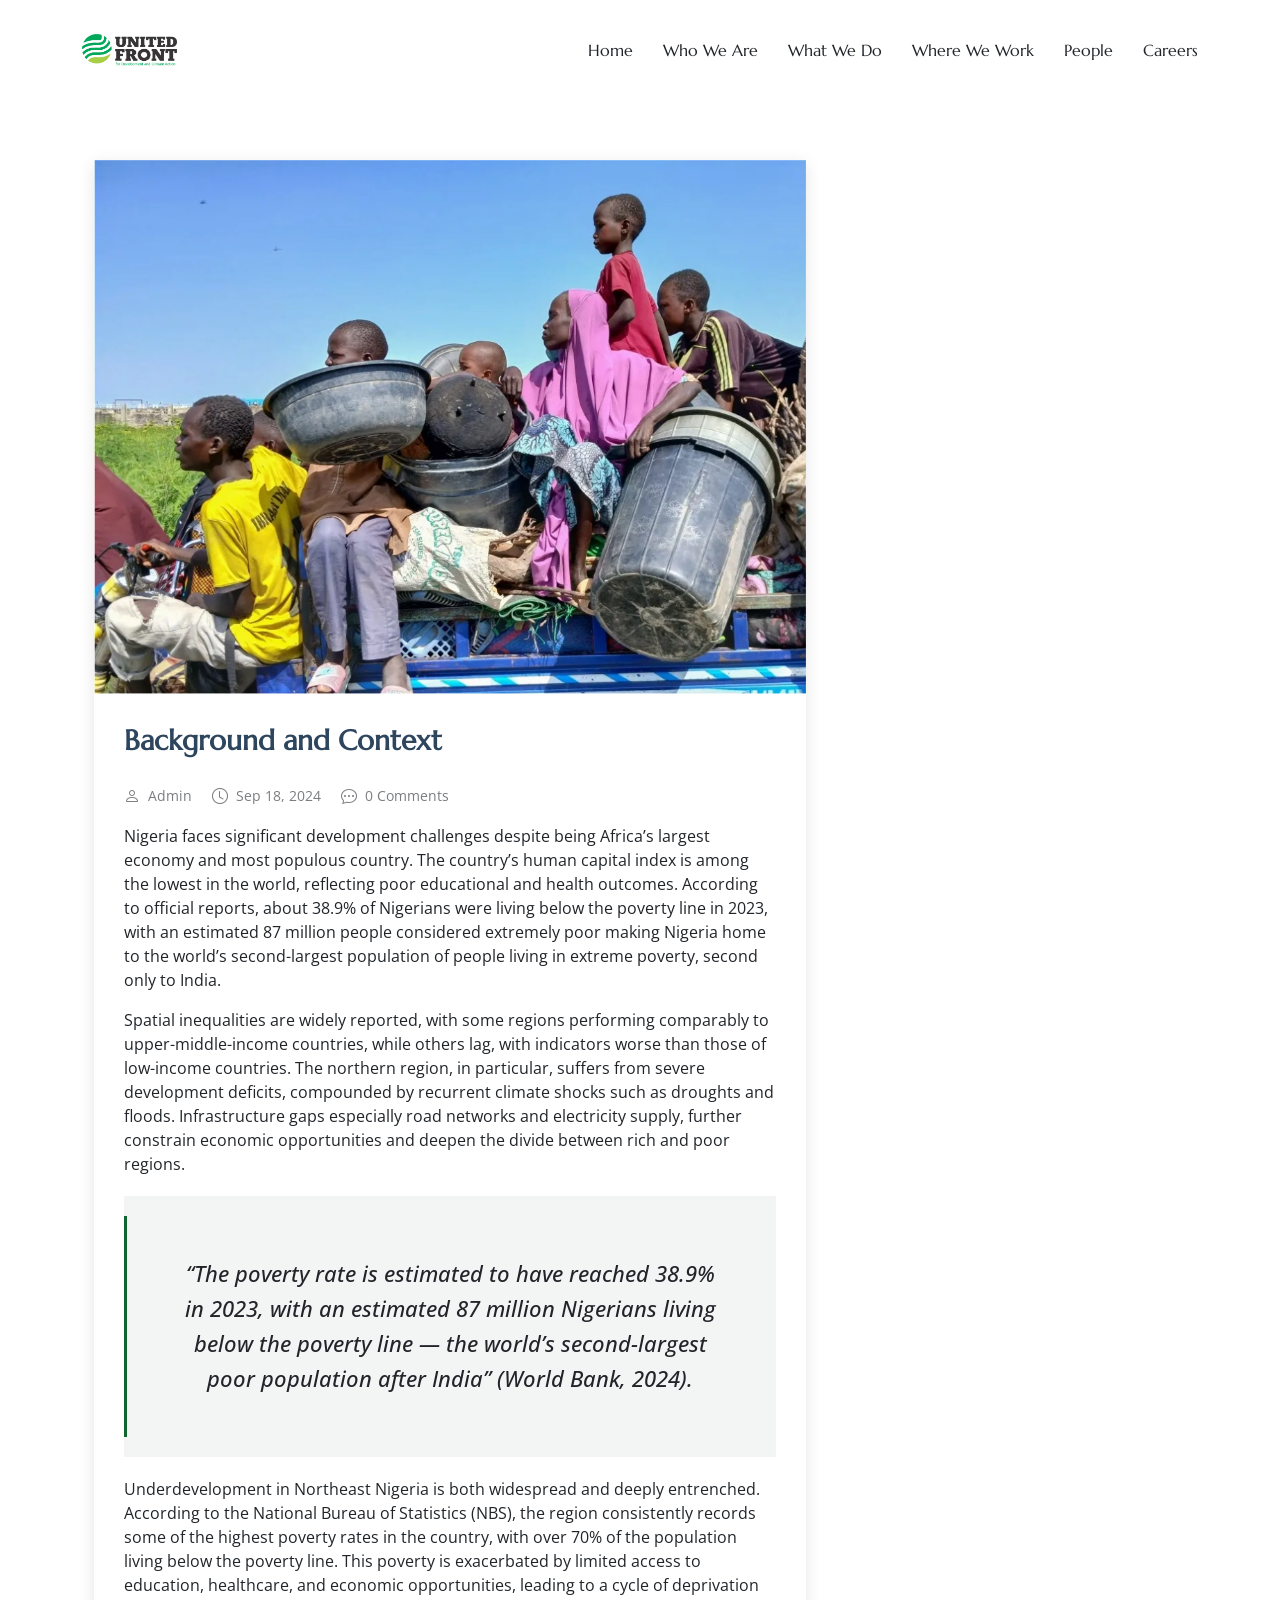
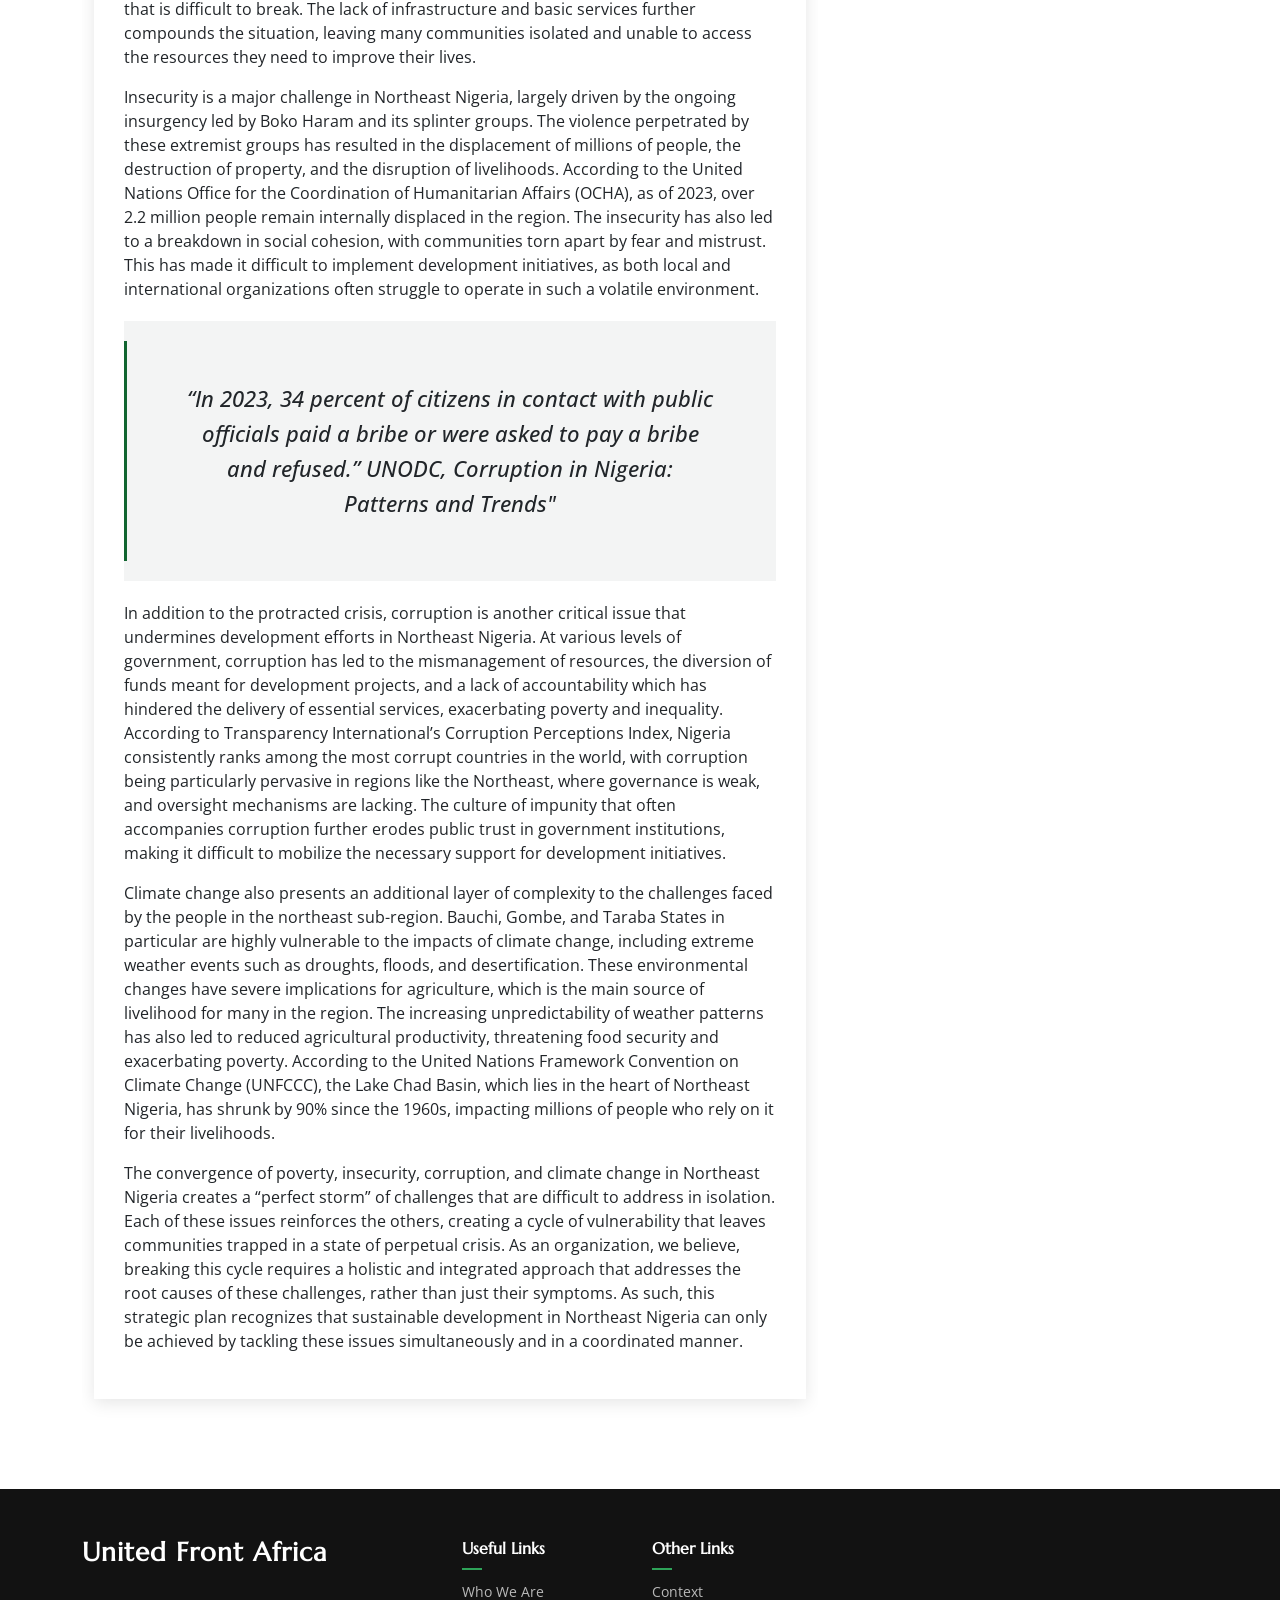
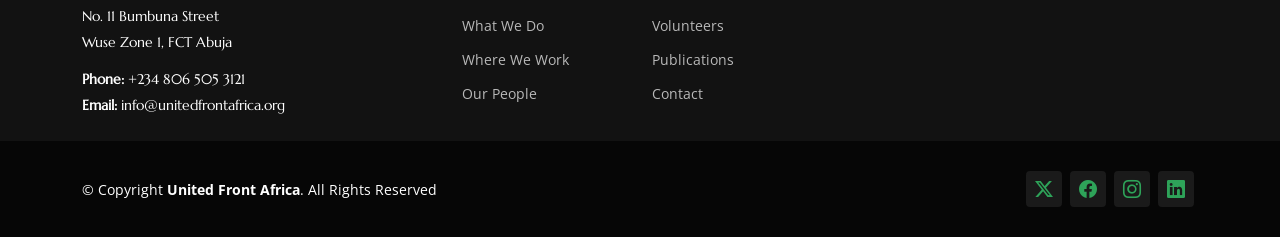
<file: context.html>
<!DOCTYPE html>
<html lang="en">

<head>
  <meta charset="utf-8">
  <meta content="width=device-width, initial-scale=1.0" name="viewport">
  <title>Where We Work - United Front Africa</title>
  <meta name="description" content="">
  <meta name="keywords" content="">

  <!-- Favicons -->
  <link href="assets/img/favicon.png" rel="icon">
  <link href="assets/img/apple-touch-icon.png" rel="apple-touch-icon">

  <!-- Fonts -->
  <link href="https://fonts.googleapis.com" rel="preconnect">
  <link href="https://fonts.gstatic.com" rel="preconnect" crossorigin>
  <link href="https://fonts.googleapis.com/css2?family=Open+Sans:ital,wght@0,300;0,400;0,500;0,600;0,700;0,800;1,300;1,400;1,500;1,600;1,700;1,800&family=Marcellus:wght@400&display=swap" rel="stylesheet">

  <!-- Vendor CSS Files -->
  <link href="assets/vendor/bootstrap/css/bootstrap.min.css" rel="stylesheet">
  <link href="assets/vendor/bootstrap-icons/bootstrap-icons.css" rel="stylesheet">
  <link href="assets/vendor/aos/aos.css" rel="stylesheet">
  <link href="assets/vendor/swiper/swiper-bundle.min.css" rel="stylesheet">
  <link href="assets/vendor/glightbox/css/glightbox.min.css" rel="stylesheet">

  <!-- Main CSS File -->
  <link href="assets/css/main.css" rel="stylesheet">

  <!-- =======================================================
  * Template Name: AgriCulture
  * Template URL: https://bootstrapmade.com/agriculture-bootstrap-website-template/
  * Updated: Aug 07 2024 with Bootstrap v5.3.3
  * Author: BootstrapMade.com
  * License: https://bootstrapmade.com/license/
  ======================================================== -->
</head>

<body class="blog-details-page">

  <header id="header" class="header d-flex align-items-center position-relative">
    <div class="container-fluid container-xl position-relative d-flex align-items-center justify-content-between">

      <a href="index.html" class="logo d-flex align-items-center">
        <!-- Uncomment the line below if you also wish to use an image logo -->
        <img src="assets/img/logo.png" alt="AgriCulture">
        <!-- <h1 class="sitename">AgriCulture</h1>  -->
      </a>

      <nav id="navmenu" class="navmenu">
        <ul>
          <li><a href="index.html">Home</a></li>
          <li><a href="index.html#about">Who We Are</a></li>
          <li><a href="index.html#services">What We Do</a></li>
          <li><a href="wherewework.html">Where We Work</a></li>
          <li><a href="people.html">People</a></li>
          <li><a href="callforvolunteers.html">Careers</a></li>
        </ul>
        <i class="mobile-nav-toggle d-xl-none bi bi-list"></i>
      </nav>

    </div>
  </header>

  <main class="main">

    

    <div class="container">
      <div class="row">

        <div class="col-lg-8">

          <!-- Blog Details Section -->
          <section id="blog-details" class="blog-details section">
            <div class="container">

              <article class="article">

                <div class="post-img">
                  <img src="assets/img/blog/blog-3.jpg" alt="" class="img-fluid">
                </div>

                <h2 class="title">Background and Context</h2>

                <div class="meta-top">
                  <ul>
                    <li class="d-flex align-items-center"><i class="bi bi-person"></i> <a href="blog-details.html">Admin</a></li>
                    <li class="d-flex align-items-center"><i class="bi bi-clock"></i> <a href="blog-details.html"><time datetime="2024-09-18">Sep 18, 2024</time></a></li>
                    <li class="d-flex align-items-center"><i class="bi bi-chat-dots"></i> <a href="blog-details.html">0 Comments</a></li>
                  </ul>
                </div><!-- End meta top -->

                <div class="content">
                  <p>
                    Nigeria faces significant development challenges despite being Africa’s largest economy and most populous country. The country’s human capital index is among the lowest in the world, reflecting poor educational and health outcomes. According to official reports, about 38.9% of Nigerians were living below the poverty line in 2023, with an estimated 87 million people considered extremely poor making Nigeria home to the world’s second-largest population of people living in extreme poverty, second only to India.
                  </p>

                  <p>
                    Spatial inequalities are widely reported, with some regions performing comparably to upper-middle-income countries, while others lag, with indicators worse than those of low-income countries. The northern region, in particular, suffers from severe development deficits, compounded by recurrent climate shocks such as droughts and floods. Infrastructure gaps especially road networks and electricity supply, further constrain economic opportunities and deepen the divide between rich and poor regions. 
                  </p>

                  <blockquote>
                    <p>
                      “The poverty rate is estimated to have reached 38.9% in 2023, with an estimated 87 million Nigerians living below the poverty line — the world’s second-largest poor population after India” (World Bank, 2024).  
                    </p>
                  </blockquote>

                  <p>
                    Underdevelopment in Northeast Nigeria is both widespread and deeply entrenched. According to the National Bureau of Statistics (NBS), the region consistently records some of the highest poverty rates in the country, with over 70% of the population living below the poverty line. This poverty is exacerbated by limited access to education, healthcare, and economic opportunities, leading to a cycle of deprivation that is difficult to break. The lack of infrastructure and basic services further compounds the situation, leaving many communities isolated and unable to access the resources they need to improve their lives.
                  </p>
                  <p>
                    Insecurity is a major challenge in Northeast Nigeria, largely driven by the ongoing insurgency led by Boko Haram and its splinter groups. The violence perpetrated by these extremist groups has resulted in the displacement of millions of people, the destruction of property, and the disruption of livelihoods. According to the United Nations Office for the Coordination of Humanitarian Affairs (OCHA), as of 2023, over 2.2 million people remain internally displaced in the region. The insecurity has also led to a breakdown in social cohesion, with communities torn apart by fear and mistrust. This has made it difficult to implement development initiatives, as both local and international organizations often struggle to operate in such a volatile environment.
                  </p>
                  <blockquote>
                    <p>
                      “In 2023, 34 percent of citizens in contact with public officials paid a bribe or were asked to pay a bribe and refused.” UNODC, Corruption in Nigeria: Patterns and Trends"
                    </p>
                  </blockquote>
                  <p>
                    In addition to the protracted crisis, corruption is another critical issue that undermines development efforts in Northeast Nigeria. At various levels of government, corruption has led to the mismanagement of resources, the diversion of funds meant for development projects, and a lack of accountability which has hindered the delivery of essential services, exacerbating poverty and inequality. According to Transparency International’s Corruption Perceptions Index, Nigeria consistently ranks among the most corrupt countries in the world, with corruption being particularly pervasive in regions like the Northeast, where governance is weak, and oversight mechanisms are lacking. The culture of impunity that often accompanies corruption further erodes public trust in government institutions, making it difficult to mobilize the necessary support for development initiatives.
                  </p>  
                  <p>
                    Climate change also presents an additional layer of complexity to the challenges faced by the people in the northeast sub-region. Bauchi, Gombe, and Taraba States in particular are highly vulnerable to the impacts of climate change, including extreme weather events such as droughts, floods, and desertification. These environmental changes have severe implications for agriculture, which is the main source of livelihood for many in the region. The increasing unpredictability of weather patterns has also led to reduced agricultural productivity, threatening food security and exacerbating poverty. According to the United Nations Framework Convention on Climate Change (UNFCCC), the Lake Chad Basin, which lies in the heart of Northeast Nigeria, has shrunk by 90% since the 1960s, impacting millions of people who rely on it for their livelihoods.
                  </p>
                  <p>
                    The convergence of poverty, insecurity, corruption, and climate change in Northeast Nigeria creates a “perfect storm” of challenges that are difficult to address in isolation. Each of these issues reinforces the others, creating a cycle of vulnerability that leaves communities trapped in a state of perpetual crisis. As an organization, we believe, breaking this cycle requires a holistic and integrated approach that addresses the root causes of these challenges, rather than just their symptoms. As such, this strategic plan recognizes that sustainable development in Northeast Nigeria can only be achieved by tackling these issues simultaneously and in a coordinated manner.
                  </p>
                </div><!-- End post content -->
<!-- 
                <div class="meta-bottom">
                  <i class="bi bi-folder"></i>
                  <ul class="cats">
                    <li><a href="#">Business</a></li>
                  </ul>

                  <i class="bi bi-tags"></i>
                  <ul class="tags">
                    <li><a href="#">Creative</a></li>
                    <li><a href="#">Tips</a></li>
                    <li><a href="#">Marketing</a></li>
                  </ul>
                </div>  End meta bottom -->
              
              </article>

           
            </div>
          </section><!-- /Blog Details Section -->

          <!-- Blog Comments Section 
          <section id="blog-comments" class="blog-comments section">

            <div class="container">

              <h4 class="comments-count">8 Comments</h4>

              <div id="comment-1" class="comment">
                <div class="d-flex">
                  <div class="comment-img"><img src="assets/img/blog/comments-1.jpg" alt=""></div>
                  <div>
                    <h5><a href="">Georgia Reader</a> <a href="#" class="reply"><i class="bi bi-reply-fill"></i> Reply</a></h5>
                    <time datetime="2020-01-01">01 Jan,2022</time>
                    <p>
                      Et rerum totam nisi. Molestiae vel quam dolorum vel voluptatem et et. Est ad aut sapiente quis molestiae est qui cum soluta.
                      Vero aut rerum vel. Rerum quos laboriosam placeat ex qui. Sint qui facilis et.
                    </p>
                  </div>
                </div>
              </div> End comment #1 

              <div id="comment-2" class="comment">
                <div class="d-flex">
                  <div class="comment-img"><img src="assets/img/blog/comments-2.jpg" alt=""></div>
                  <div>
                    <h5><a href="">Aron Alvarado</a> <a href="#" class="reply"><i class="bi bi-reply-fill"></i> Reply</a></h5>
                    <time datetime="2020-01-01">01 Jan,2022</time>
                    <p>
                      Ipsam tempora sequi voluptatem quis sapiente non. Autem itaque eveniet saepe. Officiis illo ut beatae.
                    </p>
                  </div>
                </div>

                <div id="comment-reply-1" class="comment comment-reply">
                  <div class="d-flex">
                    <div class="comment-img"><img src="assets/img/blog/comments-3.jpg" alt=""></div>
                    <div>
                      <h5><a href="">Lynda Small</a> <a href="#" class="reply"><i class="bi bi-reply-fill"></i> Reply</a></h5>
                      <time datetime="2020-01-01">01 Jan,2022</time>
                      <p>
                        Enim ipsa eum fugiat fuga repellat. Commodi quo quo dicta. Est ullam aspernatur ut vitae quia mollitia id non. Qui ad quas nostrum rerum sed necessitatibus aut est. Eum officiis sed repellat maxime vero nisi natus. Amet nesciunt nesciunt qui illum omnis est et dolor recusandae.

                        Recusandae sit ad aut impedit et. Ipsa labore dolor impedit et natus in porro aut. Magnam qui cum. Illo similique occaecati nihil modi eligendi. Pariatur distinctio labore omnis incidunt et illum. Expedita et dignissimos distinctio laborum minima fugiat.

                        Libero corporis qui. Nam illo odio beatae enim ducimus. Harum reiciendis error dolorum non autem quisquam vero rerum neque.
                      </p>
                    </div>
                  </div>

                  <div id="comment-reply-2" class="comment comment-reply">
                    <div class="d-flex">
                      <div class="comment-img"><img src="assets/img/blog/comments-4.jpg" alt=""></div>
                      <div>
                        <h5><a href="">Sianna Ramsay</a> <a href="#" class="reply"><i class="bi bi-reply-fill"></i> Reply</a></h5>
                        <time datetime="2020-01-01">01 Jan,2022</time>
                        <p>
                          Et dignissimos impedit nulla et quo distinctio ex nemo. Omnis quia dolores cupiditate et. Ut unde qui eligendi sapiente omnis ullam. Placeat porro est commodi est officiis voluptas repellat quisquam possimus. Perferendis id consectetur necessitatibus.
                        </p>
                      </div>
                    </div>

                  </div>< End comment reply #2-->

                </div><!-- End comment reply #1-->

              </div><!-- End comment #2-->
<!--
              <div id="comment-3" class="comment">
                <div class="d-flex">
                  <div class="comment-img"><img src="assets/img/blog/comments-5.jpg" alt=""></div>
                  <div>
                    <h5><a href="">Nolan Davidson</a> <a href="#" class="reply"><i class="bi bi-reply-fill"></i> Reply</a></h5>
                    <time datetime="2020-01-01">01 Jan,2022</time>
                    <p>
                      Distinctio nesciunt rerum reprehenderit sed. Iste omnis eius repellendus quia nihil ut accusantium tempore. Nesciunt expedita id dolor exercitationem aspernatur aut quam ut. Voluptatem est accusamus iste at.
                      Non aut et et esse qui sit modi neque. Exercitationem et eos aspernatur. Ea est consequuntur officia beatae ea aut eos soluta. Non qui dolorum voluptatibus et optio veniam. Quam officia sit nostrum dolorem.
                    </p>
                  </div>
                </div>

              </div> End comment #3 -->

              <!-- 
              <div id="comment-4" class="comment">
                <div class="d-flex">
                  <div class="comment-img"><img src="assets/img/blog/comments-6.jpg" alt=""></div>
                  <div>
                    <h5><a href="">Kay Duggan</a> <a href="#" class="reply"><i class="bi bi-reply-fill"></i> Reply</a></h5>
                    <time datetime="2020-01-01">01 Jan,2022</time>
                    <p>
                      Dolorem atque aut. Omnis doloremque blanditiis quia eum porro quis ut velit tempore. Cumque sed quia ut maxime. Est ad aut cum. Ut exercitationem non in fugiat.
                    </p>
                  </div>
                </div>

              </div>  End comment #4 -->

            </div>
<!--
          </section> /Blog Comments Section -->

          <!-- Comment Form Section 
          <section id="comment-form" class="comment-form section">
            <div class="container">

              <form action="">

                <h4>Post Comment</h4>
                <p>Your email address will not be published. Required fields are marked * </p>
                <div class="row">
                  <div class="col-md-6 form-group">
                    <input name="name" type="text" class="form-control" placeholder="Your Name*">
                  </div>
                  <div class="col-md-6 form-group">
                    <input name="email" type="text" class="form-control" placeholder="Your Email*">
                  </div>
                </div>
                <div class="row">
                  <div class="col form-group">
                    <input name="website" type="text" class="form-control" placeholder="Your Website">
                  </div>
                </div>
                <div class="row">
                  <div class="col form-group">
                    <textarea name="comment" class="form-control" placeholder="Your Comment*"></textarea>
                  </div>
                </div>

                <div class="text-center">
                  <button type="submit" class="btn btn-primary">Post Comment</button>
                </div>

              </form>

            </div>
          </section> /Comment Form Section -->

        </div>

        <div class="col-lg-4 sidebar">

          <div class="widgets-container">

            <!-- Blog Author Widget 
            <div class="blog-author-widget widget-item">

              <div class="d-flex flex-column align-items-center">
                <div class="d-flex align-items-center w-100">
                  <img src="assets/img/blog/blog-author.jpg" class="rounded-circle flex-shrink-0" alt="">
                  <div>
                    <h4>Jane Smith</h4>
                    <div class="social-links">
                      <a href="https://x.com/#"><i class="bi bi-twitter-x"></i></a>
                      <a href="https://facebook.com/#"><i class="bi bi-facebook"></i></a>
                      <a href="https://instagram.com/#"><i class="biu bi-instagram"></i></a>
                      <a href="https://instagram.com/#"><i class="biu bi-linkedin"></i></a>
                    </div>
                  </div>
                </div>

                <p>
                  Itaque quidem optio quia voluptatibus dolorem dolor. Modi eum sed possimus accusantium. Quas repellat voluptatem officia numquam sint aspernatur voluptas. Esse et accusantium ut unde voluptas.
                </p>

              </div>

            </div> /Blog Author Widget -->

            <!-- Search Widget 
            <div class="search-widget widget-item">

              <h3 class="widget-title">Search</h3>
              <form action="">
                <input type="text">
                <button type="submit" title="Search"><i class="bi bi-search"></i></button>
              </form>

            </div> /Search Widget -->

            <!-- Categories Widget 
            <div class="categories-widget widget-item">

              <h3 class="widget-title">Categories</h3>
              <ul class="mt-3">
                <li><a href="#">General <span>(25)</span></a></li>
                <li><a href="#">Lifestyle <span>(12)</span></a></li>
                <li><a href="#">Travel <span>(5)</span></a></li>
                <li><a href="#">Design <span>(22)</span></a></li>
                <li><a href="#">Creative <span>(8)</span></a></li>
                <li><a href="#">Educaion <span>(14)</span></a></li>
              </ul>

            </div> /Categories Widget -->

            <!-- Recent Posts Widget 2 
            <div class="recent-posts-widget-2 widget-item">

              <h3 class="widget-title">Recent Posts</h3>

              <div class="post-item">
                <h4><a href="blog-details.html">Nihil blanditiis at in nihil autem</a></h4>
                <time datetime="2020-01-01">Jan 1, 2020</time>
              </div>  End recent post item-->
<!-- 
              <div class="post-item">
                <h4><a href="blog-details.html">Quidem autem et impedit</a></h4>
                <time datetime="2020-01-01">Jan 1, 2020</time>
              </div> End recent post item

              <div class="post-item">
                <h4><a href="blog-details.html">Id quia et et ut maxime similique occaecati ut</a></h4>
                <time datetime="2020-01-01">Jan 1, 2020</time>
              </div>< End recent post item-->
<!--
              <div class="post-item">
                <h4><a href="blog-details.html">Laborum corporis quo dara net para</a></h4>
                <time datetime="2020-01-01">Jan 1, 2020</time>
              </div>  End recent post item-->
<!--
              <div class="post-item">
                <h4><a href="blog-details.html">Et dolores corrupti quae illo quod dolor</a></h4>
                <time datetime="2020-01-01">Jan 1, 2020</time>
              </div> End recent post item-->

            </div><!--/Recent Posts Widget 2 -->

            <!-- Tags Widget 
            <div class="tags-widget widget-item">

              <h3 class="widget-title">Tags</h3>
              <ul>
                <li><a href="#">App</a></li>
                <li><a href="#">IT</a></li>
                <li><a href="#">Business</a></li>
                <li><a href="#">Mac</a></li>
                <li><a href="#">Design</a></li>
                <li><a href="#">Office</a></li>
                <li><a href="#">Creative</a></li>
                <li><a href="#">Studio</a></li>
                <li><a href="#">Smart</a></li>
                <li><a href="#">Tips</a></li>
                <li><a href="#">Marketing</a></li>
              </ul>

            </div> /Tags Widget -->

          </div>

        </div>

      </div>
    </div>

  </main>

  <footer id="footer" class="footer dark-background">

    <div class="footer-top">
      <div class="container">
        <div class="row gy-4">
          <div class="col-lg-4 col-md-6 footer-about">
            <a href="index.html" class="logo d-flex align-items-center">
              <span class="sitename">United Front Africa</span>
            </a>
            <div class="footer-contact pt-3">
              <p>No. 11 Bumbuna Street</p>
              <p>Wuse Zone 1, FCT Abuja</p>
              <p class="mt-3"><strong>Phone:</strong> <span>+234 806 505 3121</span></p>
              <p><strong>Email:</strong> <span>info@unitedfrontafrica.org</span></p>
            </div>
          </div>

          <div class="col-lg-2 col-md-3 footer-links">
            <h4>Useful Links</h4>
            <ul>
              <li><a href="index.html#about">Who We Are</a></li>
              <li><a href="index.html#services">What We Do</a></li>
              <li><a href="wherewework.html">Where We Work</a></li>
              <li><a href="people.html">Our People</a></li>
            </ul>
          </div>

          <div class="col-lg-2 col-md-3 footer-links">
            <h4>Other Links</h4>
            <ul>
              <li><a href="context.html">Context</a></li>
              <li><a href="callforvolunteers.html">Volunteers</a></li>
              <li><a href="index.html#publications">Publications</a></li>
              <li><a href="#footer">Contact</a></li>
              
            </ul>
          </div>

        </div>
      </div>
    </div>

    <div class="copyright text-center">
      <div class="container d-flex flex-column flex-lg-row justify-content-center justify-content-lg-between align-items-center">

        <div class="d-flex flex-column align-items-center align-items-lg-start">
          <div>
            © Copyright <strong><span>United Front Africa</span></strong>. All Rights Reserved
          </div>
          
        </div>

        <div class="social-links order-first order-lg-last mb-3 mb-lg-0">
          <a href="https://www.twitter.com/unitedfront_ng"><i class="bi bi-twitter-x"></i></a>
          <a href="https://www.facebook.com/unitedfrontafrica.org"><i class="bi bi-facebook"></i></a>
          <a href="https://www.instagram.com/unitedfront_ng"><i class="bi bi-instagram"></i></a>
          <a href="https://www.linkedin.com/company/unitedfrontafrica"><i class="bi bi-linkedin"></i></a>
        </div>

      </div>
    </div>

  </footer>


  <!-- Scroll Top -->
  <a href="#" id="scroll-top" class="scroll-top d-flex align-items-center justify-content-center"><i class="bi bi-arrow-up-short"></i></a>

  <!-- Preloader -->
  <div id="preloader"></div>

  <!-- Vendor JS Files -->
  <script src="assets/vendor/bootstrap/js/bootstrap.bundle.min.js"></script>
  <script src="assets/vendor/php-email-form/validate.js"></script>
  <script src="assets/vendor/aos/aos.js"></script>
  <script src="assets/vendor/swiper/swiper-bundle.min.js"></script>
  <script src="assets/vendor/glightbox/js/glightbox.min.js"></script>

  <!-- Main JS File -->
  <script src="assets/js/main.js"></script>

</body>

</html>
</file>
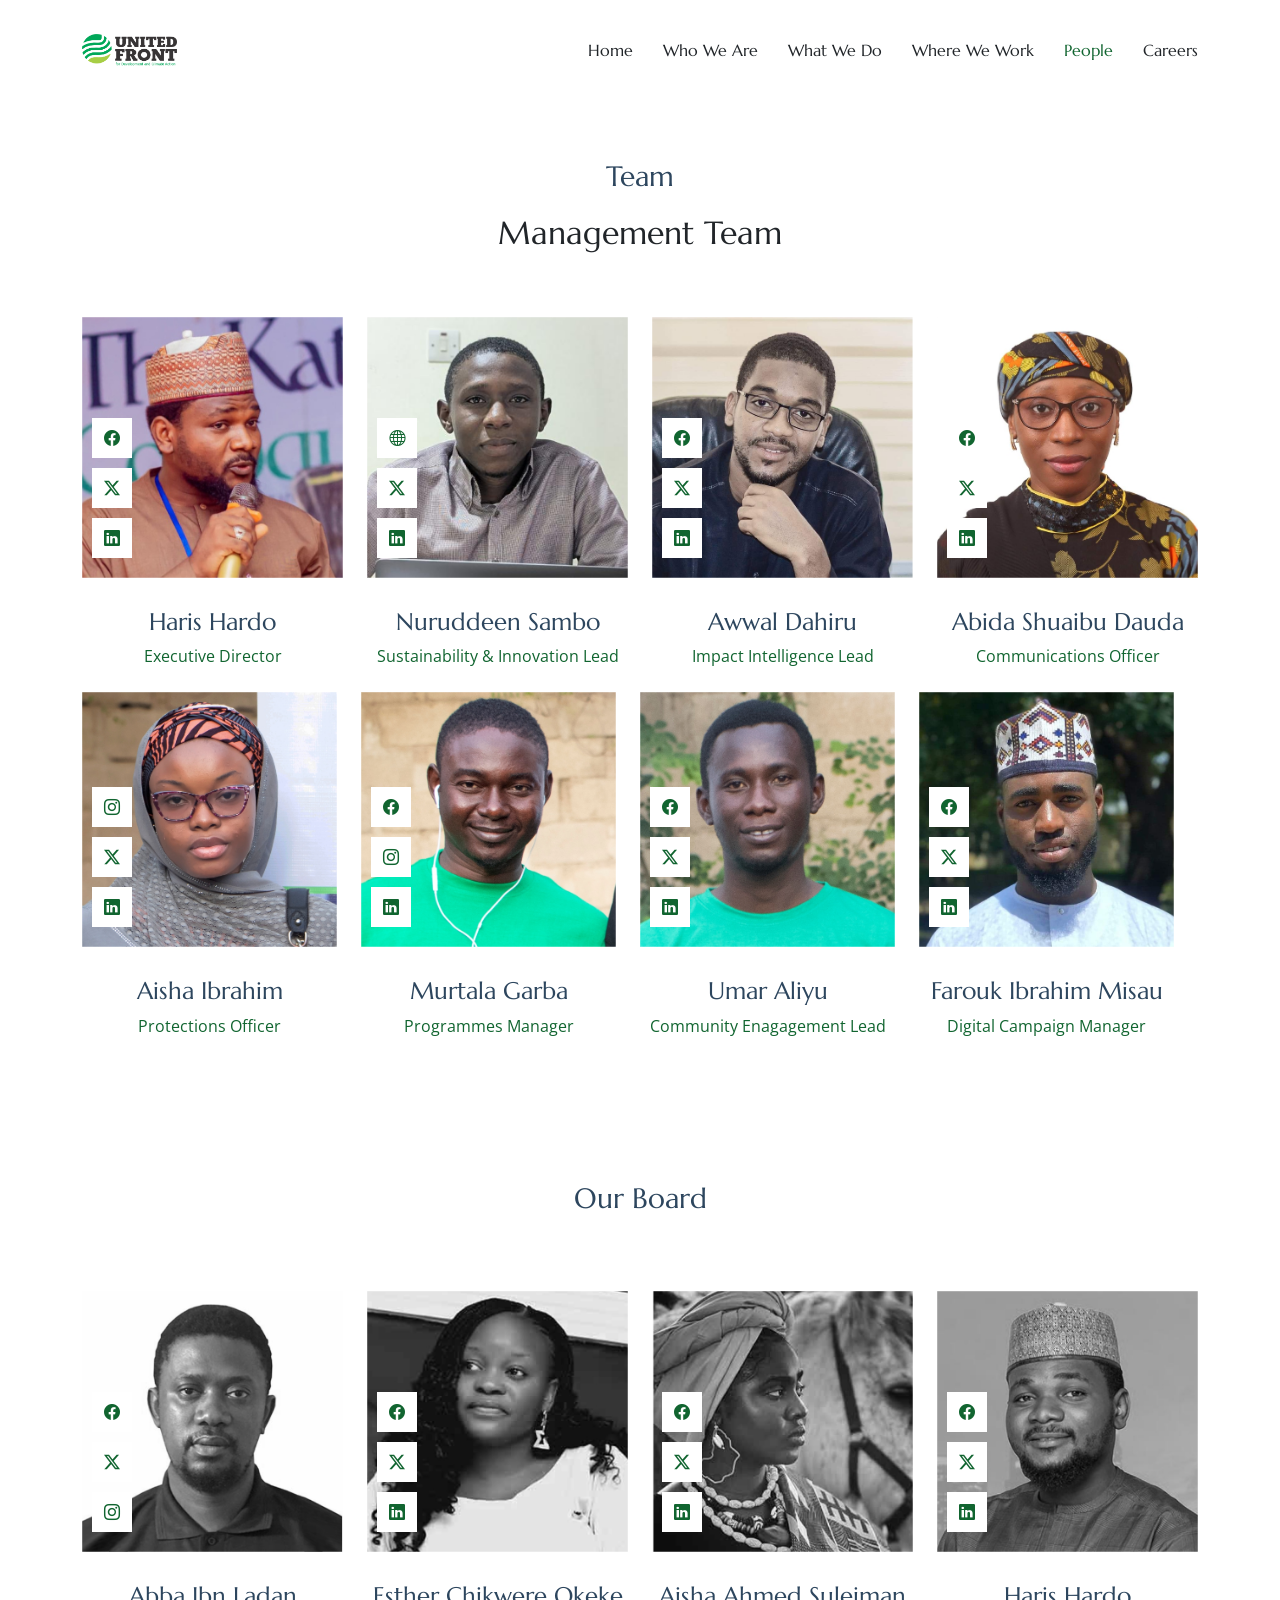
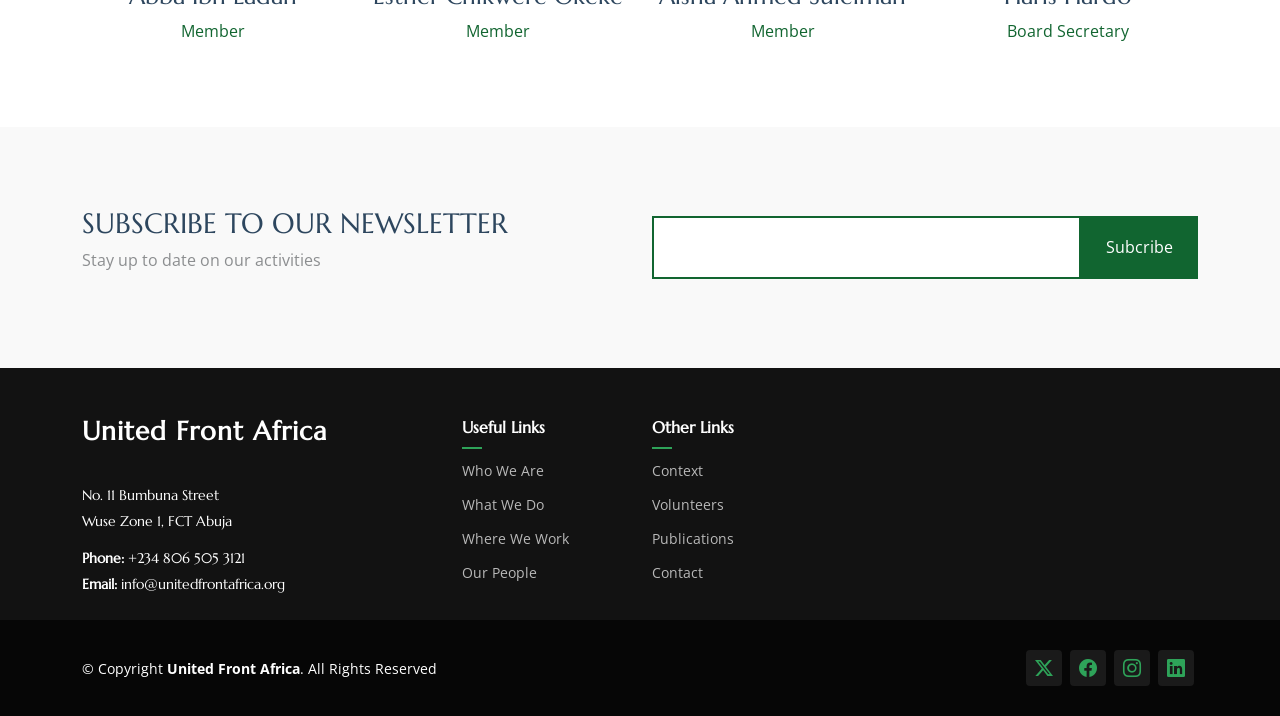
<file: people.html>
<!DOCTYPE html>
<html lang="en">

<head>
  <meta charset="utf-8">
  <meta content="width=device-width, initial-scale=1.0" name="viewport">
  <title>Our People - United Front Africa</title>
  <meta name="description" content="">
  <meta name="keywords" content="">

  <!-- Favicons -->
  <link href="assets/img/favicon.png" rel="icon">
  <link href="assets/img/apple-touch-icon.png" rel="apple-touch-icon">

  <!-- Fonts -->
  <link href="https://fonts.googleapis.com" rel="preconnect">
  <link href="https://fonts.gstatic.com" rel="preconnect" crossorigin>
  <link href="https://fonts.googleapis.com/css2?family=Open+Sans:ital,wght@0,300;0,400;0,500;0,600;0,700;0,800;1,300;1,400;1,500;1,600;1,700;1,800&family=Marcellus:wght@400&display=swap" rel="stylesheet">

  <!-- Vendor CSS Files -->
  <link href="assets/vendor/bootstrap/css/bootstrap.min.css" rel="stylesheet">
  <link href="assets/vendor/bootstrap-icons/bootstrap-icons.css" rel="stylesheet">
  <link href="assets/vendor/aos/aos.css" rel="stylesheet">
  <link href="assets/vendor/swiper/swiper-bundle.min.css" rel="stylesheet">
  <link href="assets/vendor/glightbox/css/glightbox.min.css" rel="stylesheet">

  <!-- Main CSS File -->
  <link href="assets/css/main.css" rel="stylesheet">

  <!-- =======================================================
  * Template Name: AgriCulture
  * Template URL: https://bootstrapmade.com/agriculture-bootstrap-website-template/
  * Updated: Aug 07 2024 with Bootstrap v5.3.3
  * Author: BootstrapMade.com
  * License: https://bootstrapmade.com/license/
  ======================================================== -->
</head>

<body class="about-page">

  <header id="header" class="header d-flex align-items-center position-relative">
    <div class="container-fluid container-xl position-relative d-flex align-items-center justify-content-between">

      <a href="index.html" class="logo d-flex align-items-center">
        <!-- Uncomment the line below if you also wish to use an image logo -->
        <img src="assets/img/logo.png" alt="AgriCulture">
        <!-- <h1 class="sitename">AgriCulture</h1>  -->
      </a>

      <nav id="navmenu" class="navmenu">
        <ul>
          <li><a href="index.html">Home</a></li>
          <li><a href="index.html#about">Who We Are</a></li>
          <li><a href="index.html#services">What We Do</a></li>
          <li><a href="wherewework.html">Where We Work</a></li>
          <li><a href="people.html" class="active">People</a></li>
          <li><a href="callforvolunteers.html">Careers</a></li>
        </ul>
        <i class="mobile-nav-toggle d-xl-none bi bi-list"></i>
      </nav>

    </div>
  </header>

  <main class="main">
  
    <!-- Team Section -->
    <section class="team-15 team section" id="team">
      <!-- Section Title -->
      <div class="container section-title" data-aos="fade-up">
        <h2>Team</h2>
        <p>Management Team</p>
      </div><!-- End Section Title -->

      <div class="content">
        <div class="container">

          <div class="row">
            <div class="col-lg-3 col-md-6 mb-4">
              <div class="person">
                <figure>
                  <img src="assets/img/team/harisx.jpg" alt="Image" class="img-fluid">
                  <div class="social">
                    <a target="_blank" href="https://www.facebook.com/harishardo"><span class="bi bi-facebook"></span></a>
                    <a target="_blank" href="https://www.x.com/harishardo"><span class="bi bi-twitter-x"></span></a>
                    <a target="_blank" href="https://www.linkedin.com/in/harishardo"><span class="bi bi-linkedin"></span></a>
                  </div>
                </figure>
                <div class="person-contents">
                  <h3>Haris Hardo</h3>
                  <span class="position">Executive Director</span>
                </div>
              </div>
            </div>

            <div class="col-lg-3 col-md-6 mb-4">
              <div class="person">
                <figure>
                  <img src="assets/img/team/nura.jpg" alt="Image" class="img-fluid">
                  <div class="social">
                    <a target="_blank" href="https://sambonuruddeen.github.io/"><span class="bi bi-globe"></span></a>
                    <a target="_blank" href="https://www.x.com/USNuruddeen"><span class="bi bi-twitter-x"></span></a>
                    <a target="_blank" href="https://www.linkedin.com/in/sambonuruddeen"><span class="bi bi-linkedin"></span></a>
                  </div>
                </figure>
                <div class="person-contents">
                  <h3>Nuruddeen Sambo</h3>
                  <span class="position">Sustainability & Innovation Lead</span>
                </div>
              </div>
            </div>

            <div class="col-lg-3 col-md-6 mb-4">
              <div class="person">
                <figure>
                  <img src="assets/img/team/awwal.jpg" alt="Image" class="img-fluid">
                  <div class="social">
                    <a target="_blank" href="#"><span class="bi bi-facebook"></span></a>
                    <a target="_blank" href="#"><span class="bi bi-twitter-x"></span></a>
                    <a target="_blank" href="https://https://www.linkedin.com/in/awwal-dahiru-1ab2b9157"><span class="bi bi-linkedin"></span></a>
                  </div>
                </figure>
                <div class="person-contents">
                  <h3>Awwal Dahiru</h3>
                  <span class="position">Impact Intelligence Lead</span>
                </div>
              </div>
            </div>

            <div class="col-lg-3 col-md-6 mb-4">
              <div class="person">
                <figure>
                  <img src="assets/img/team/abida.jpg" alt="Image" class="img-fluid">
                  <div class="social">
                    <a target="_blank" href="https://www.facebook.com/abida.dauda"><span class="bi bi-facebook"></span></a>
                    <a target="_blank" href="https://www.instagram.com/abbie_inc"><span class="bi bi-twitter-x"></span></a>
                    <a target="_blank" href="#"><span class="bi bi-linkedin"></span></a>
                  </div>
                </figure>
                <div class="person-contents">
                  <h3>Abida Shuaibu Dauda</h3>
                  <span class="position">Communications Officer</span>
                </div>
              </div>
            </div>

            <div class="row">
              <div class="col-lg-3 col-md-6 mb-4">
                <div class="person">
                  <figure>
                    <img src="assets/img/team/aishadass.jpg" alt="Image" class="img-fluid">
                    <div class="social">
                      <a target="_blank" href="https://www.instagram.com/nurse.aysha"><span class="bi bi-instagram"></span></a>
                      <a target="_blank" href="#"><span class="bi bi-twitter-x"></span></a>
                      <a target="_blank" href="#"><span class="bi bi-linkedin"></span></a>
                    </div>
                  </figure>
                  <div class="person-contents">
                    <h3>Aisha Ibrahim</h3>
                    <span class="position">Protections Officer</span>
                  </div>
                </div>
              </div>
  
              <div class="col-lg-3 col-md-6 mb-4">
                <div class="person">
                  <figure>
                    <img src="assets/img/team/murtala.jpg" alt="Image" class="img-fluid">
                    <div class="social">
                      <a target="_blank" href="#"><span class="bi bi-facebook"></span></a>
                      <a target="_blank" href="https://www.instagram.com/mr_abubakar1"><span class="bi bi-instagram"></span></a>
                      <a target="_blank" href="https://www.linkedin.com/in/murtala-garba-1a685095"><span class="bi bi-linkedin"></span></a>
                    </div>
                  </figure>
                  <div class="person-contents">
                    <h3>Murtala Garba</h3>
                    <span class="position">Programmes Manager</span>
                  </div>
                </div>
              </div>
  
              <div class="col-lg-3 col-md-6 mb-4">
                <div class="person">
                  <figure>
                    <img src="assets/img/team/umarx.jpg" alt="Image" class="img-fluid">
                    <div class="social">
                      <a target="_blank" href="#"><span class="bi bi-facebook"></span></a>
                      <a target="_blank" href="#"><span class="bi bi-twitter-x"></span></a>
                      <a target="_blank" href="#"><span class="bi bi-linkedin"></span></a>
                    </div>
                  </figure>
                  <div class="person-contents">
                    <h3>Umar Aliyu</h3>
                    <span class="position">Community Enagagement Lead</span>
                  </div>
                </div>
              </div>
  
              <div class="col-lg-3 col-md-6 mb-4">
                <div class="person">
                  <figure>
                    <img src="assets/img/team/farouk.jpg" alt="Image" class="img-fluid">
                    <div class="social">
                      <a target="_blank" href="#"><span class="bi bi-facebook"></span></a>
                      <a target="_blank" href="#"><span class="bi bi-twitter-x"></span></a>
                      <a target="_blank" href="#"><span class="bi bi-linkedin"></span></a>
                    </div>
                  </figure>
                  <div class="person-contents">
                    <h3>Farouk Ibrahim Misau</h3>
                    <span class="position">Digital Campaign Manager</span>
                  </div>
                </div>
              </div>

          </div>
        </div>
      </div>

    </section><!-- /Team Section -->

    <!-- BOARD Team Section -->
    <section class="team-15 team section" id="team">
      <!-- Section Title -->
      <div class="container section-title" data-aos="fade-up">
        <h2>Our Board</h2>
        </div><!-- End Section Title -->

      <div class="content">
        <div class="container">

          <div class="row">
            <div class="col-lg-3 col-md-6 mb-4">
              <div class="person">
                <figure>
                  <img src="assets/img/team/abbaladan.jpg" alt="Image" class="img-fluid">
                  <div class="social">
                    <a href="https://facebook.com/ibnladan"><span class="bi bi-facebook"></span></a>
                    <a href="https://x.com/abbaladern"><span class="bi bi-twitter-x"></span></a>
                    <a href="https://instagram.com/abbaibnladan"><span class="bi bi-instagram"></span></a>
                  </div>
                </figure>
                <div class="person-contents">
                  <h3>Abba Ibn Ladan</h3>
                  <span class="position">Member</span>
                </div>
              </div>
            </div>

            <div class="col-lg-3 col-md-6 mb-4">
              <div class="person">
                <figure>
                  <img src="assets/img/team/esther.jpg" alt="Image" class="img-fluid">
                  <div class="social">
                    <a href="#"><span class="bi bi-facebook"></span></a>
                    <a href="#"><span class="bi bi-twitter-x"></span></a>
                    <a href="https://www.linkedin.com/in/esther-gideon-b87628146"><span class="bi bi-linkedin"></span></a>
                  </div>
                </figure>
                <div class="person-contents">
                  <h3>Esther Chikwere Okeke</h3>
                  <span class="position">Member</span>
                </div>
              </div>
            </div>

            <div class="col-lg-3 col-md-6 mb-4">
              <div class="person">
                <figure>
                  <img src="assets/img/team/aisha.jpg" alt="Image" class="img-fluid">
                  <div class="social">
                    <a href="#"><span class="bi bi-facebook"></span></a>
                    <a href="www.x.com/blackeesh"><span class="bi bi-twitter-x"></span></a>
                    <a href="#"><span class="bi bi-linkedin"></span></a>
                  </div>
                </figure>
                <div class="person-contents">
                  <h3>Aisha Ahmed Suleiman</h3>
                  <span class="position">Member</span>
                </div>
              </div>
            </div>

            <div class="col-lg-3 col-md-6 mb-4">
              <div class="person">
                <figure>
                  <img src="assets/img/team/harishardo.jpg" alt="Image" class="img-fluid">
                  <div class="social">
                    <a href="www.facebook.com/harishardo"><span class="bi bi-facebook"></span></a>
                    <a href="www.x.com/harishardo"><span class="bi bi-twitter-x"></span></a>
                    <a href="www.linkedin.com/in/harishardo"><span class="bi bi-linkedin"></span></a>
                  </div>
                </figure>
                <div class="person-contents">
                  <h3>Haris Hardo</h3>
                  <span class="position">Board Secretary</span>
                </div>
              </div>
            </div>

            

          </div>
        </div>
      </div>

    </section><!-- /Team Section -->

    <!-- Call To Action Section -->
    <section id="call-to-action" class="call-to-action section light-background">

      <div class="content">
        <div class="container">
          <div class="row align-items-center">
            <div class="col-lg-6">
              <h3>Subscribe To Our Newsletter</h3>
              <p class="opacity-50">
                Stay up to date on our activities
              </p>
            </div>
            <div class="col-lg-6">
              <form action="forms/newsletter.php" class="form-subscribe php-email-form">
                <div class="form-group d-flex align-items-stretch">
                  <input type="email" name="email" class="form-control h-100" placeholder="Enter your e-mail">
                  <input type="submit" class="btn btn-secondary px-4" value="Subcribe">
                </div>
                <div class="loading">Loading</div>
                <div class="error-message"></div>
                <div class="sent-message">
                  Your subscription request has been sent. Thank you!
                </div>
              </form>
            </div>
          </div>
        </div>
      </div>
    </section><!-- /Call To Action Section -->

  </main>

  <footer id="footer" class="footer dark-background">

    <div class="footer-top">
      <div class="container">
        <div class="row gy-4">
          <div class="col-lg-4 col-md-6 footer-about">
            <a href="index.html" class="logo d-flex align-items-center">
              <span class="sitename">United Front Africa</span>
            </a>
            <div class="footer-contact pt-3">
              <p>No. 11 Bumbuna Street</p>
              <p>Wuse Zone 1, FCT Abuja</p>
              <p class="mt-3"><strong>Phone:</strong> <span>+234 806 505 3121</span></p>
              <p><strong>Email:</strong> <span>info@unitedfrontafrica.org</span></p>
            </div>
          </div>

          <div class="col-lg-2 col-md-3 footer-links">
            <h4>Useful Links</h4>
            <ul>
              <li><a href="index.html#about">Who We Are</a></li>
              <li><a href="index.html#services">What We Do</a></li>
              <li><a href="wherewework.html">Where We Work</a></li>
              <li><a href="people.html">Our People</a></li>
            </ul>
          </div>

          <div class="col-lg-2 col-md-3 footer-links">
            <h4>Other Links</h4>
            <ul>
              <li><a href="context.html">Context</a></li>
              <li><a href="callforvolunteers.html">Volunteers</a></li>
              <li><a href="index.html#publications">Publications</a></li>
              <li><a href="#footer">Contact</a></li>
              
            </ul>
          </div>

        </div>
      </div>
    </div>

    <div class="copyright text-center">
      <div class="container d-flex flex-column flex-lg-row justify-content-center justify-content-lg-between align-items-center">

        <div class="d-flex flex-column align-items-center align-items-lg-start">
          <div>
            © Copyright <strong><span>United Front Africa</span></strong>. All Rights Reserved
          </div>
          
        </div>

        <div class="social-links order-first order-lg-last mb-3 mb-lg-0">
          <a href="https://www.twitter.com/unitedfront_ng"><i class="bi bi-twitter-x"></i></a>
          <a href="https://www.facebook.com/unitedfrontafrica.org"><i class="bi bi-facebook"></i></a>
          <a href="https://www.instagram.com/unitedfront_ng"><i class="bi bi-instagram"></i></a>
          <a href="https://www.linkedin.com/company/unitedfrontafrica"><i class="bi bi-linkedin"></i></a>
        </div>

      </div>
    </div>

  </footer>


  <!-- Scroll Top -->
  <a href="#" id="scroll-top" class="scroll-top d-flex align-items-center justify-content-center"><i class="bi bi-arrow-up-short"></i></a>

  <!-- Preloader -->
  <div id="preloader"></div>

  <!-- Vendor JS Files -->
  <script src="assets/vendor/bootstrap/js/bootstrap.bundle.min.js"></script>
  <script src="assets/vendor/php-email-form/validate.js"></script>
  <script src="assets/vendor/aos/aos.js"></script>
  <script src="assets/vendor/swiper/swiper-bundle.min.js"></script>
  <script src="assets/vendor/glightbox/js/glightbox.min.js"></script>

  <!-- Main JS File -->
  <script src="assets/js/main.js"></script>

</body>

</html>
</file>
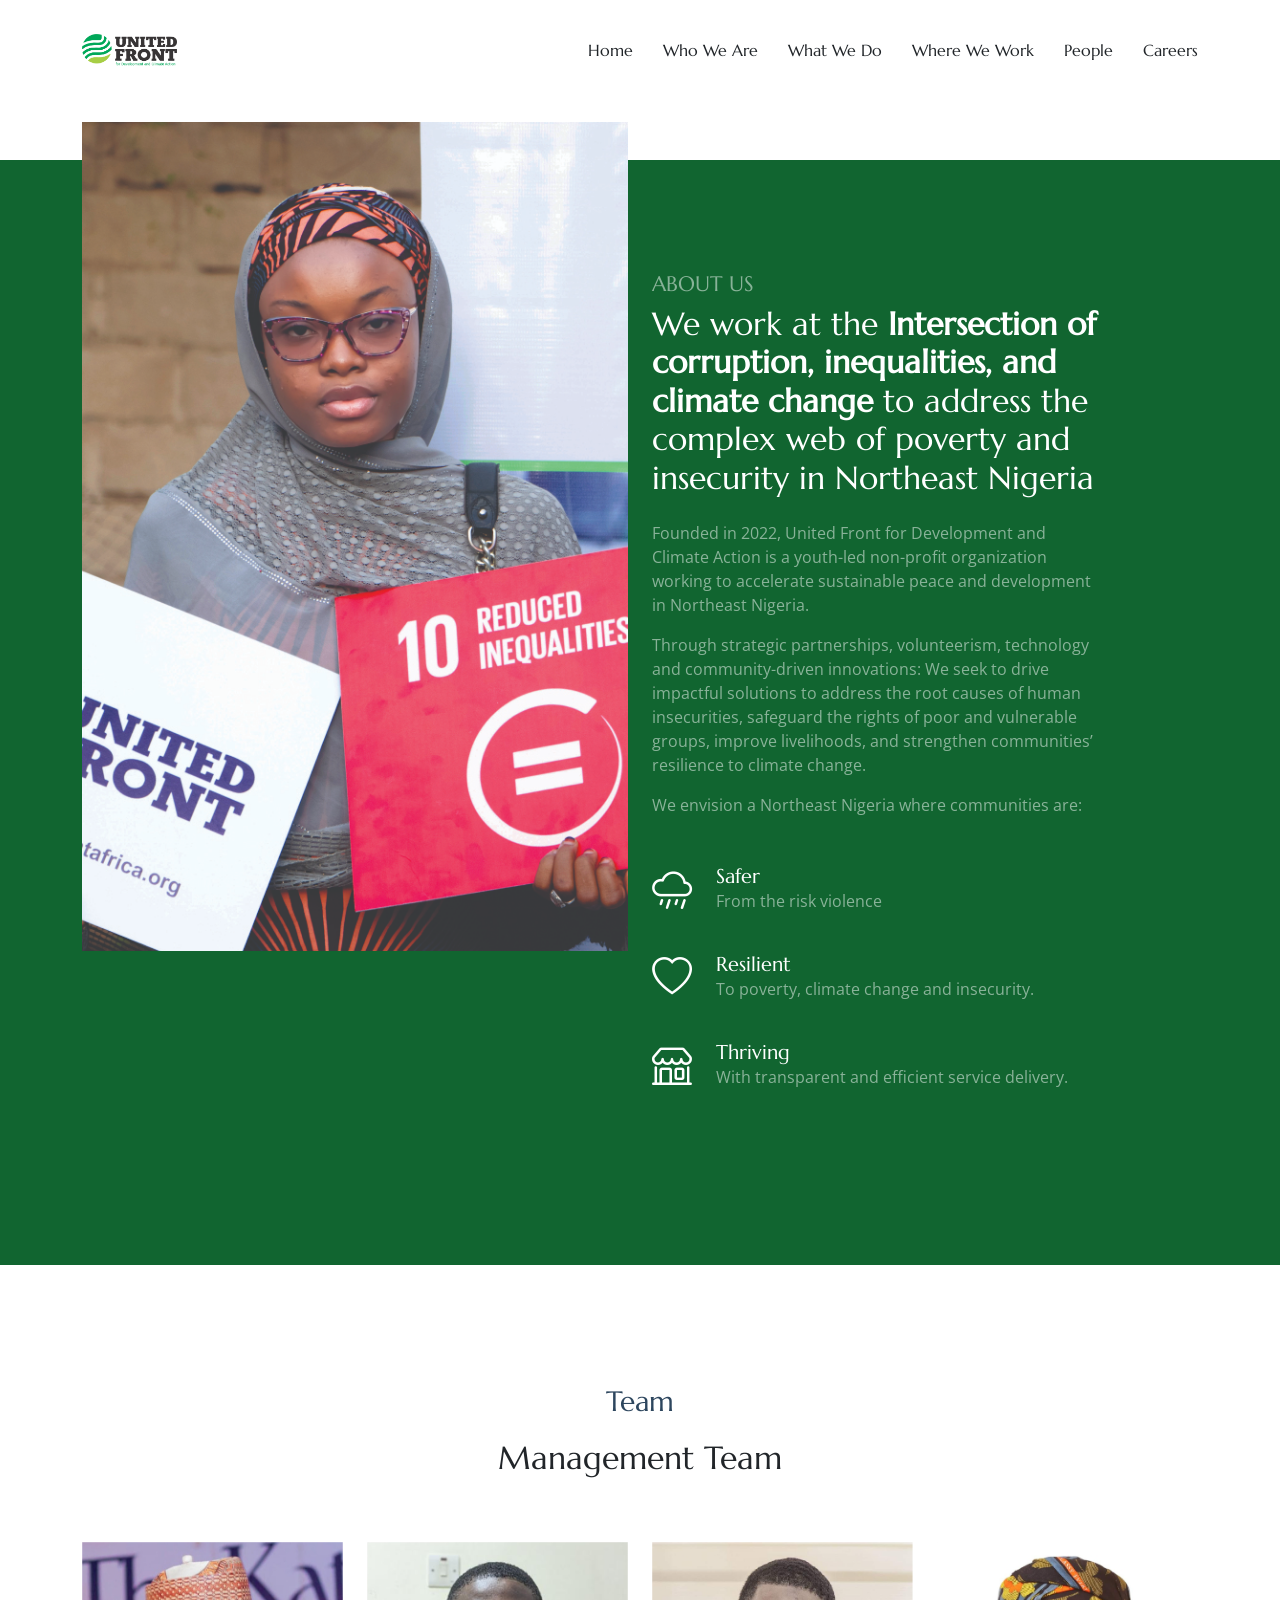
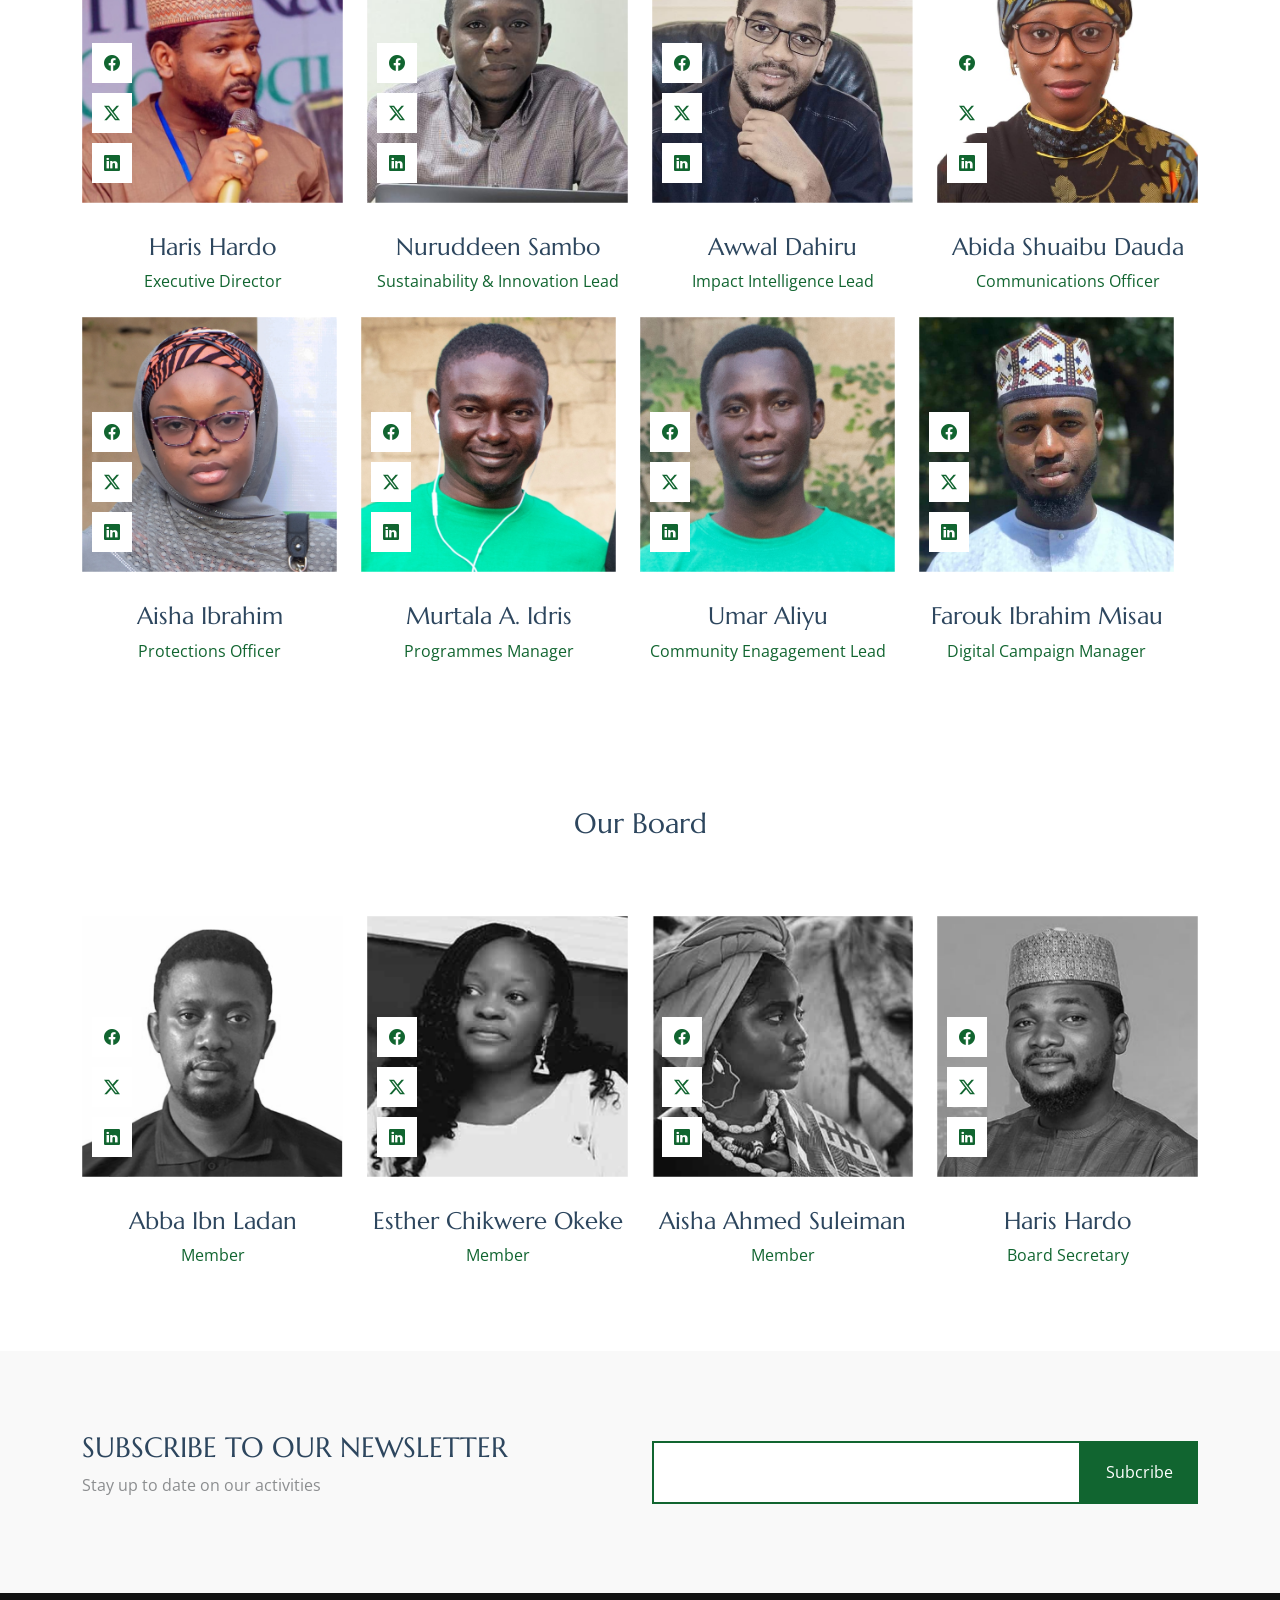
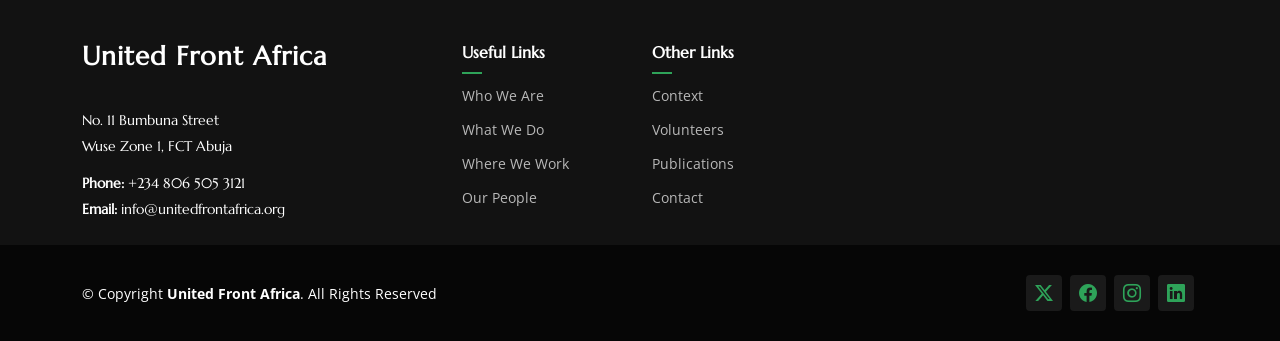
<file: whatwedo.html>
<!DOCTYPE html>
<html lang="en">

<head>
  <meta charset="utf-8">
  <meta content="width=device-width, initial-scale=1.0" name="viewport">
  <title>Our People - United Front Africa</title>
  <meta name="description" content="">
  <meta name="keywords" content="">

  <!-- Favicons -->
  <link href="assets/img/favicon.png" rel="icon">
  <link href="assets/img/apple-touch-icon.png" rel="apple-touch-icon">

  <!-- Fonts -->
  <link href="https://fonts.googleapis.com" rel="preconnect">
  <link href="https://fonts.gstatic.com" rel="preconnect" crossorigin>
  <link href="https://fonts.googleapis.com/css2?family=Open+Sans:ital,wght@0,300;0,400;0,500;0,600;0,700;0,800;1,300;1,400;1,500;1,600;1,700;1,800&family=Marcellus:wght@400&display=swap" rel="stylesheet">

  <!-- Vendor CSS Files -->
  <link href="assets/vendor/bootstrap/css/bootstrap.min.css" rel="stylesheet">
  <link href="assets/vendor/bootstrap-icons/bootstrap-icons.css" rel="stylesheet">
  <link href="assets/vendor/aos/aos.css" rel="stylesheet">
  <link href="assets/vendor/swiper/swiper-bundle.min.css" rel="stylesheet">
  <link href="assets/vendor/glightbox/css/glightbox.min.css" rel="stylesheet">

  <!-- Main CSS File -->
  <link href="assets/css/main.css" rel="stylesheet">

  <!-- =======================================================
  * Template Name: AgriCulture
  * Template URL: https://bootstrapmade.com/agriculture-bootstrap-website-template/
  * Updated: Aug 07 2024 with Bootstrap v5.3.3
  * Author: BootstrapMade.com
  * License: https://bootstrapmade.com/license/
  ======================================================== -->
</head>

<body class="about-page">

  <header id="header" class="header d-flex align-items-center position-relative">
    <div class="container-fluid container-xl position-relative d-flex align-items-center justify-content-between">

      <a href="index.html" class="logo d-flex align-items-center">
        <!-- Uncomment the line below if you also wish to use an image logo -->
        <img src="assets/img/logo.png" alt="AgriCulture">
        <!-- <h1 class="sitename">AgriCulture</h1>  -->
      </a>

      <nav id="navmenu" class="navmenu">
        <ul>
          <li><a href="index.html">Home</a></li>
          <li><a href="index.html#about">Who We Are</a></li>
          <li><a href="index.html#services">What We Do</a></li>
          <li><a href="wherewework.html">Where We Work</a></li>
          <li><a href="people.html">People</a></li>
          <li><a href="callforvolunteers.html">Careers</a></li>
        </ul>
        <i class="mobile-nav-toggle d-xl-none bi bi-list"></i>
      </nav>

    </div>
  </header>

    <!-- About Section -->
    <section id="about" class="about section">

      <div class="content">
        <div class="container">
          <div class="row">
            <div class="col-lg-6 mb-4 mb-lg-0">
              <img src="assets/img/img_long_5.jpg" alt="Image " class="img-fluid img-overlap" data-aos="zoom-out">
            </div>
            <div class="col-lg-5 ml-auto" data-aos="fade-up" data-aos-delay="100">
              <h3 class="content-subtitle text-white opacity-50">About Us</h3>
              <h2 class="content-title mb-4">
                We work at the <strong>Intersection of corruption, inequalities, and climate change</strong> to address the complex web of poverty and insecurity in Northeast Nigeria
              </h2>
              <p class="opacity-50">
                Founded in 2022, United Front for Development and Climate Action is a youth-led non-profit organization working to accelerate sustainable peace and development in Northeast Nigeria.
              </p>
              <p class="opacity-50">
                Through strategic partnerships, volunteerism, technology and community-driven innovations: 
                We seek to drive impactful solutions to address the root causes of human insecurities, safeguard the rights of poor and vulnerable groups, improve livelihoods, and strengthen communities’ resilience to climate change.
              </p>
              <p class="opacity-50">
                <p class="opacity-50">
                 We envision a Northeast Nigeria where communities are:
                </p>
              </p>
              <div class="row my-5">
                <div class="col-lg-12 d-flex align-items-start mb-4">
                  <i class="bi bi-cloud-rain me-4 display-6"></i>
                  <div>
                    <h4 class="m-0 h5 text-white">Safer</h4>
                    <p class="text-white opacity-50">From the risk violence
                  </div>
                </div>
                <div class="col-lg-12 d-flex align-items-start mb-4">
                  <i class="bi bi-heart me-4 display-6"></i>
                  <div>
                    <h4 class="m-0 h5 text-white">Resilient</h4>
                    <p class="text-white opacity-50">To poverty, climate change and insecurity.</p>
                  </div>
                </div>
                <div class="col-lg-12 d-flex align-items-start">
                  <i class="bi bi-shop me-4 display-6"></i>
                  <div>
                    <h4 class="m-0 h5 text-white">Thriving</h4>
                    <p class="text-white opacity-50">With transparent and efficient service delivery.</p>
                  </div>
                </div>
              </div>
            </div>
          </div>
        </div>
      </div>
    </section><!-- /About Section -->


  <main class="main">
  
    <!-- Team Section -->
    <section class="team-15 team section" id="team">
      <!-- Section Title -->
      <div class="container section-title" data-aos="fade-up">
        <h2>Team</h2>
        <p>Management Team</p>
      </div><!-- End Section Title -->

      <div class="content">
        <div class="container">

          <div class="row">
            <div class="col-lg-3 col-md-6 mb-4">
              <div class="person">
                <figure>
                  <img src="assets/img/team/harisx.jpg" alt="Image" class="img-fluid">
                  <div class="social">
                    <a href="#"><span class="bi bi-facebook"></span></a>
                    <a href="#"><span class="bi bi-twitter-x"></span></a>
                    <a href="#"><span class="bi bi-linkedin"></span></a>
                  </div>
                </figure>
                <div class="person-contents">
                  <h3>Haris Hardo</h3>
                  <span class="position">Executive Director</span>
                </div>
              </div>
            </div>

            <div class="col-lg-3 col-md-6 mb-4">
              <div class="person">
                <figure>
                  <img src="assets/img/team/nura.jpg" alt="Image" class="img-fluid">
                  <div class="social">
                    <a href="#"><span class="bi bi-facebook"></span></a>
                    <a href="#"><span class="bi bi-twitter-x"></span></a>
                    <a href="#"><span class="bi bi-linkedin"></span></a>
                  </div>
                </figure>
                <div class="person-contents">
                  <h3>Nuruddeen Sambo</h3>
                  <span class="position">Sustainability & Innovation Lead</span>
                </div>
              </div>
            </div>

            <div class="col-lg-3 col-md-6 mb-4">
              <div class="person">
                <figure>
                  <img src="assets/img/team/awwal.jpg" alt="Image" class="img-fluid">
                  <div class="social">
                    <a href="#"><span class="bi bi-facebook"></span></a>
                    <a href="#"><span class="bi bi-twitter-x"></span></a>
                    <a href="#"><span class="bi bi-linkedin"></span></a>
                  </div>
                </figure>
                <div class="person-contents">
                  <h3>Awwal Dahiru</h3>
                  <span class="position">Impact Intelligence Lead</span>
                </div>
              </div>
            </div>

            <div class="col-lg-3 col-md-6 mb-4">
              <div class="person">
                <figure>
                  <img src="assets/img/team/abida.jpg" alt="Image" class="img-fluid">
                  <div class="social">
                    <a href="#"><span class="bi bi-facebook"></span></a>
                    <a href="#"><span class="bi bi-twitter-x"></span></a>
                    <a href="#"><span class="bi bi-linkedin"></span></a>
                  </div>
                </figure>
                <div class="person-contents">
                  <h3>Abida Shuaibu Dauda</h3>
                  <span class="position">Communications Officer</span>
                </div>
              </div>
            </div>

            <div class="row">
              <div class="col-lg-3 col-md-6 mb-4">
                <div class="person">
                  <figure>
                    <img src="assets/img/team/aishadass.jpg" alt="Image" class="img-fluid">
                    <div class="social">
                      <a href="#"><span class="bi bi-facebook"></span></a>
                      <a href="#"><span class="bi bi-twitter-x"></span></a>
                      <a href="#"><span class="bi bi-linkedin"></span></a>
                    </div>
                  </figure>
                  <div class="person-contents">
                    <h3>Aisha Ibrahim</h3>
                    <span class="position">Protections Officer</span>
                  </div>
                </div>
              </div>
  
              <div class="col-lg-3 col-md-6 mb-4">
                <div class="person">
                  <figure>
                    <img src="assets/img/team/murtala.jpg" alt="Image" class="img-fluid">
                    <div class="social">
                      <a href="#"><span class="bi bi-facebook"></span></a>
                      <a href="#"><span class="bi bi-twitter-x"></span></a>
                      <a href="#"><span class="bi bi-linkedin"></span></a>
                    </div>
                  </figure>
                  <div class="person-contents">
                    <h3>Murtala A. Idris</h3>
                    <span class="position">Programmes Manager</span>
                  </div>
                </div>
              </div>
  
              <div class="col-lg-3 col-md-6 mb-4">
                <div class="person">
                  <figure>
                    <img src="assets/img/team/umarx.jpg" alt="Image" class="img-fluid">
                    <div class="social">
                      <a href="#"><span class="bi bi-facebook"></span></a>
                      <a href="#"><span class="bi bi-twitter-x"></span></a>
                      <a href="#"><span class="bi bi-linkedin"></span></a>
                    </div>
                  </figure>
                  <div class="person-contents">
                    <h3>Umar Aliyu</h3>
                    <span class="position">Community Enagagement Lead</span>
                  </div>
                </div>
              </div>
  
              <div class="col-lg-3 col-md-6 mb-4">
                <div class="person">
                  <figure>
                    <img src="assets/img/team/farouk.jpg" alt="Image" class="img-fluid">
                    <div class="social">
                      <a href="#"><span class="bi bi-facebook"></span></a>
                      <a href="#"><span class="bi bi-twitter-x"></span></a>
                      <a href="#"><span class="bi bi-linkedin"></span></a>
                    </div>
                  </figure>
                  <div class="person-contents">
                    <h3>Farouk Ibrahim Misau</h3>
                    <span class="position">Digital Campaign Manager</span>
                  </div>
                </div>
              </div>

          </div>
        </div>
      </div>

    </section><!-- /Team Section -->

    <!-- BOARD Team Section -->
    <section class="team-15 team section" id="team">
      <!-- Section Title -->
      <div class="container section-title" data-aos="fade-up">
        <h2>Our Board</h2>
        </div><!-- End Section Title -->

      <div class="content">
        <div class="container">

          <div class="row">
            <div class="col-lg-3 col-md-6 mb-4">
              <div class="person">
                <figure>
                  <img src="assets/img/team/abbaladan.jpg" alt="Image" class="img-fluid">
                  <div class="social">
                    <a href="#"><span class="bi bi-facebook"></span></a>
                    <a href="#"><span class="bi bi-twitter-x"></span></a>
                    <a href="#"><span class="bi bi-linkedin"></span></a>
                  </div>
                </figure>
                <div class="person-contents">
                  <h3>Abba Ibn Ladan</h3>
                  <span class="position">Member</span>
                </div>
              </div>
            </div>

            <div class="col-lg-3 col-md-6 mb-4">
              <div class="person">
                <figure>
                  <img src="assets/img/team/esther.jpg" alt="Image" class="img-fluid">
                  <div class="social">
                    <a href="#"><span class="bi bi-facebook"></span></a>
                    <a href="#"><span class="bi bi-twitter-x"></span></a>
                    <a href="#"><span class="bi bi-linkedin"></span></a>
                  </div>
                </figure>
                <div class="person-contents">
                  <h3>Esther Chikwere Okeke</h3>
                  <span class="position">Member</span>
                </div>
              </div>
            </div>

            <div class="col-lg-3 col-md-6 mb-4">
              <div class="person">
                <figure>
                  <img src="assets/img/team/aisha.jpg" alt="Image" class="img-fluid">
                  <div class="social">
                    <a href="#"><span class="bi bi-facebook"></span></a>
                    <a href="#"><span class="bi bi-twitter-x"></span></a>
                    <a href="#"><span class="bi bi-linkedin"></span></a>
                  </div>
                </figure>
                <div class="person-contents">
                  <h3>Aisha Ahmed Suleiman</h3>
                  <span class="position">Member</span>
                </div>
              </div>
            </div>

            <div class="col-lg-3 col-md-6 mb-4">
              <div class="person">
                <figure>
                  <img src="assets/img/team/harishardo.jpg" alt="Image" class="img-fluid">
                  <div class="social">
                    <a href="#"><span class="bi bi-facebook"></span></a>
                    <a href="#"><span class="bi bi-twitter-x"></span></a>
                    <a href="#"><span class="bi bi-linkedin"></span></a>
                  </div>
                </figure>
                <div class="person-contents">
                  <h3>Haris Hardo</h3>
                  <span class="position">Board Secretary</span>
                </div>
              </div>
            </div>

            

          </div>
        </div>
      </div>

    </section><!-- /Team Section -->

    <!-- Call To Action Section -->
    <section id="call-to-action" class="call-to-action section light-background">

      <div class="content">
        <div class="container">
          <div class="row align-items-center">
            <div class="col-lg-6">
              <h3>Subscribe To Our Newsletter</h3>
              <p class="opacity-50">
                Stay up to date on our activities
              </p>
            </div>
            <div class="col-lg-6">
              <form action="forms/newsletter.php" class="form-subscribe php-email-form">
                <div class="form-group d-flex align-items-stretch">
                  <input type="email" name="email" class="form-control h-100" placeholder="Enter your e-mail">
                  <input type="submit" class="btn btn-secondary px-4" value="Subcribe">
                </div>
                <div class="loading">Loading</div>
                <div class="error-message"></div>
                <div class="sent-message">
                  Your subscription request has been sent. Thank you!
                </div>
              </form>
            </div>
          </div>
        </div>
      </div>
    </section><!-- /Call To Action Section -->

  </main>

  <footer id="footer" class="footer dark-background">

    <div class="footer-top">
      <div class="container">
        <div class="row gy-4">
          <div class="col-lg-4 col-md-6 footer-about">
            <a href="index.html" class="logo d-flex align-items-center">
              <span class="sitename">United Front Africa</span>
            </a>
            <div class="footer-contact pt-3">
              <p>No. 11 Bumbuna Street</p>
              <p>Wuse Zone 1, FCT Abuja</p>
              <p class="mt-3"><strong>Phone:</strong> <span>+234 806 505 3121</span></p>
              <p><strong>Email:</strong> <span>info@unitedfrontafrica.org</span></p>
            </div>
          </div>

          <div class="col-lg-2 col-md-3 footer-links">
            <h4>Useful Links</h4>
            <ul>
              <li><a href="index.html#about">Who We Are</a></li>
              <li><a href="index.html#services">What We Do</a></li>
              <li><a href="wherewework.html">Where We Work</a></li>
              <li><a href="people.html">Our People</a></li>
            </ul>
          </div>

          <div class="col-lg-2 col-md-3 footer-links">
            <h4>Other Links</h4>
            <ul>
              <li><a href="context.html">Context</a></li>
              <li><a href="callforvolunteers.html">Volunteers</a></li>
              <li><a href="index.html#publications">Publications</a></li>
              <li><a href="#footer">Contact</a></li>
              
            </ul>
          </div>

        </div>
      </div>
    </div>

    <div class="copyright text-center">
      <div class="container d-flex flex-column flex-lg-row justify-content-center justify-content-lg-between align-items-center">

        <div class="d-flex flex-column align-items-center align-items-lg-start">
          <div>
            © Copyright <strong><span>United Front Africa</span></strong>. All Rights Reserved
          </div>
          
        </div>

        <div class="social-links order-first order-lg-last mb-3 mb-lg-0">
          <a href="https://www.twitter.com/unitedfront_ng"><i class="bi bi-twitter-x"></i></a>
          <a href="https://www.facebook.com/unitedfrontafrica.org"><i class="bi bi-facebook"></i></a>
          <a href="https://www.instagram.com/unitedfront_ng"><i class="bi bi-instagram"></i></a>
          <a href="https://www.linkedin.com/company/unitedfrontafrica"><i class="bi bi-linkedin"></i></a>
        </div>

      </div>
    </div>

  </footer>


  <!-- Scroll Top -->
  <a href="#" id="scroll-top" class="scroll-top d-flex align-items-center justify-content-center"><i class="bi bi-arrow-up-short"></i></a>

  <!-- Preloader -->
  <div id="preloader"></div>

  <!-- Vendor JS Files -->
  <script src="assets/vendor/bootstrap/js/bootstrap.bundle.min.js"></script>
  <script src="assets/vendor/php-email-form/validate.js"></script>
  <script src="assets/vendor/aos/aos.js"></script>
  <script src="assets/vendor/swiper/swiper-bundle.min.js"></script>
  <script src="assets/vendor/glightbox/js/glightbox.min.js"></script>

  <!-- Main JS File -->
  <script src="assets/js/main.js"></script>

</body>

</html>
</file>
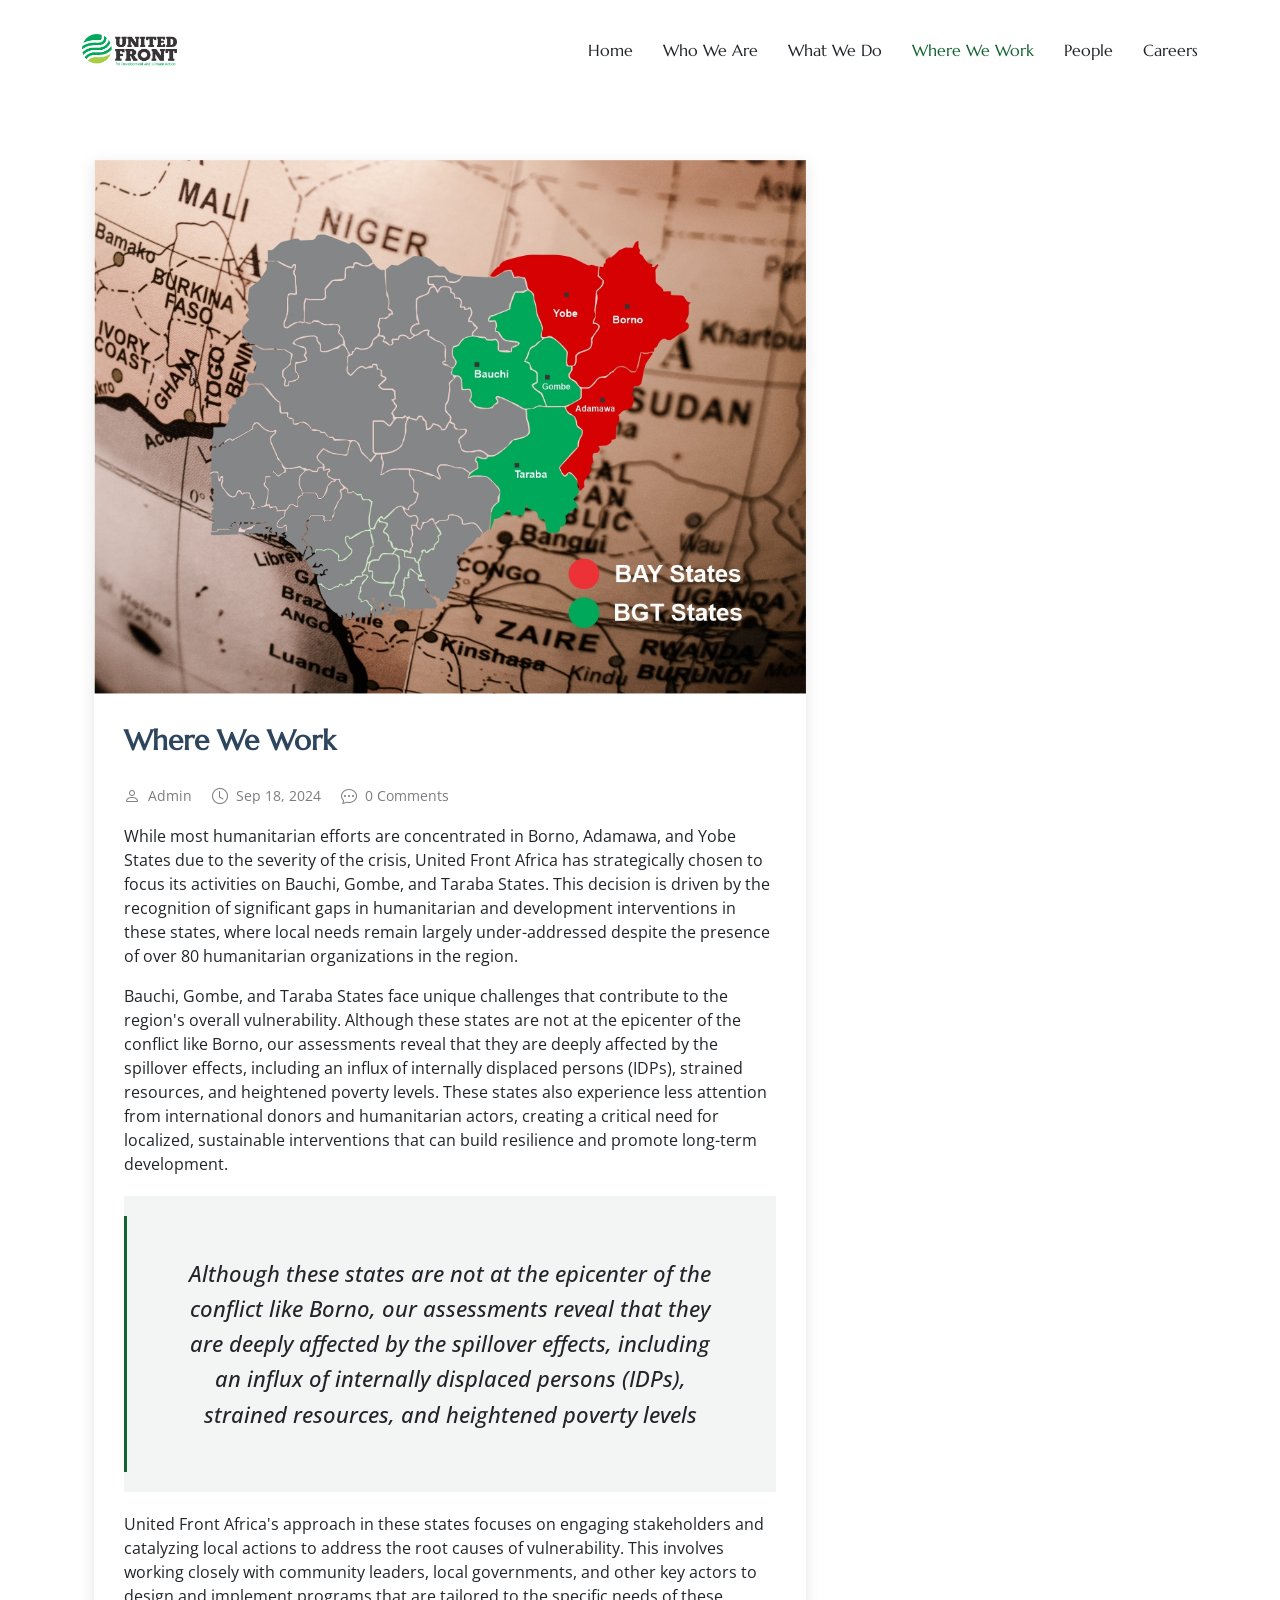
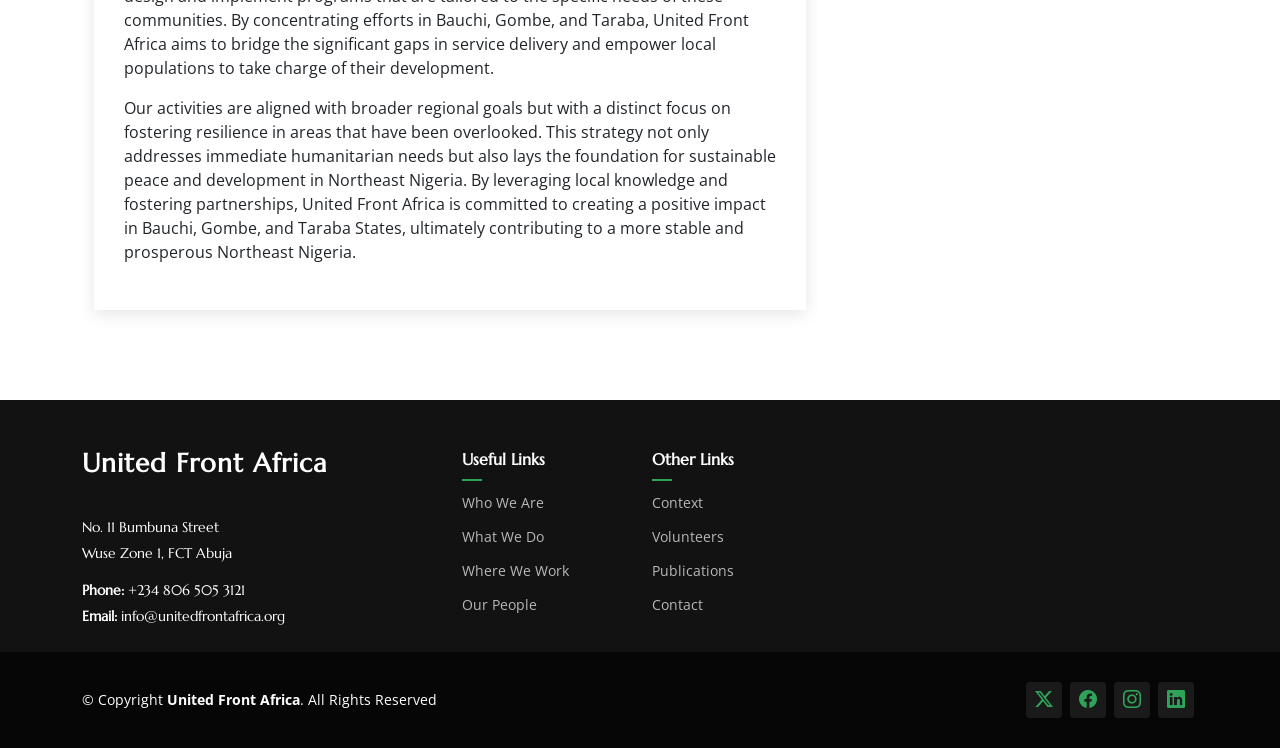
<file: wherewework.html>
<!DOCTYPE html>
<html lang="en">

<head>
  <meta charset="utf-8">
  <meta content="width=device-width, initial-scale=1.0" name="viewport">
  <title>Where We Work - United Front Africa</title>
  <meta name="description" content="">
  <meta name="keywords" content="">

  <!-- Favicons -->
  <link href="assets/img/favicon.png" rel="icon">
  <link href="assets/img/apple-touch-icon.png" rel="apple-touch-icon">

  <!-- Fonts -->
  <link href="https://fonts.googleapis.com" rel="preconnect">
  <link href="https://fonts.gstatic.com" rel="preconnect" crossorigin>
  <link href="https://fonts.googleapis.com/css2?family=Open+Sans:ital,wght@0,300;0,400;0,500;0,600;0,700;0,800;1,300;1,400;1,500;1,600;1,700;1,800&family=Marcellus:wght@400&display=swap" rel="stylesheet">

  <!-- Vendor CSS Files -->
  <link href="assets/vendor/bootstrap/css/bootstrap.min.css" rel="stylesheet">
  <link href="assets/vendor/bootstrap-icons/bootstrap-icons.css" rel="stylesheet">
  <link href="assets/vendor/aos/aos.css" rel="stylesheet">
  <link href="assets/vendor/swiper/swiper-bundle.min.css" rel="stylesheet">
  <link href="assets/vendor/glightbox/css/glightbox.min.css" rel="stylesheet">

  <!-- Main CSS File -->
  <link href="assets/css/main.css" rel="stylesheet">

  <!-- =======================================================
  * Template Name: AgriCulture
  * Template URL: https://bootstrapmade.com/agriculture-bootstrap-website-template/
  * Updated: Aug 07 2024 with Bootstrap v5.3.3
  * Author: BootstrapMade.com
  * License: https://bootstrapmade.com/license/
  ======================================================== -->
</head>

<body class="blog-details-page">

  <header id="header" class="header d-flex align-items-center position-relative">
    <div class="container-fluid container-xl position-relative d-flex align-items-center justify-content-between">

      <a href="index.html" class="logo d-flex align-items-center">
        <!-- Uncomment the line below if you also wish to use an image logo -->
        <img src="assets/img/logo.png" alt="AgriCulture">
        <!-- <h1 class="sitename">AgriCulture</h1>  -->
      </a>

      <nav id="navmenu" class="navmenu">
        <ul>
          <li><a href="index.html">Home</a></li>
          <li><a href="index.html#about">Who We Are</a></li>
          <li><a href="index.html#services">What We Do</a></li>
          <li><a href="wherewework.html" class="active">Where We Work</a></li>
          <li><a href="people.html">People</a></li>
          <li><a href="callforvolunteers.html">Careers</a></li>
        </ul>
        <i class="mobile-nav-toggle d-xl-none bi bi-list"></i>
      </nav>

    </div>
  </header>

  <main class="main">

    

    <div class="container">
      <div class="row">

        <div class="col-lg-8">

          <!-- Blog Details Section -->
          <section id="blog-details" class="blog-details section">
            <div class="container">

              <article class="article">

                <div class="post-img">
                  <img src="assets/img/blog/blog-1.jpg" alt="" class="img-fluid">
                </div>

                <h2 class="title">Where We Work</h2>

                <div class="meta-top">
                  <ul>
                    <li class="d-flex align-items-center"><i class="bi bi-person"></i> <a href="blog-details.html">Admin</a></li>
                    <li class="d-flex align-items-center"><i class="bi bi-clock"></i> <a href="blog-details.html"><time datetime="2024-09-18">Sep 18, 2024</time></a></li>
                    <li class="d-flex align-items-center"><i class="bi bi-chat-dots"></i> <a href="blog-details.html">0 Comments</a></li>
                  </ul>
                </div><!-- End meta top -->

                <div class="content">
                  <p>
                    While most humanitarian efforts are concentrated in Borno, Adamawa, and Yobe States due to the severity of the crisis, United Front Africa has strategically chosen to focus its activities on Bauchi, Gombe, and Taraba States. This decision is driven by the recognition of significant gaps in humanitarian and development interventions in these states, where local needs remain largely under-addressed despite the presence of over 80 humanitarian organizations in the region.
                  </p>

                  <p>
                    Bauchi, Gombe, and Taraba States face unique challenges that contribute to the region's overall vulnerability. Although these states are not at the epicenter of the conflict like Borno, our assessments reveal that they are deeply affected by the spillover effects, including an influx of internally displaced persons (IDPs), strained resources, and heightened poverty levels. These states also experience less attention from international donors and humanitarian actors, creating a critical need for localized, sustainable interventions that can build resilience and promote long-term development.
                  </p>

                  <blockquote>
                    <p>
                      Although these states are not at the epicenter of the conflict like Borno, our assessments reveal that they are deeply affected by the spillover effects, including an influx of internally displaced persons (IDPs), strained resources, and heightened poverty levels
                    </p>
                  </blockquote>

                  <p>
                    United Front Africa's approach in these states focuses on engaging stakeholders and catalyzing local actions to address the root causes of vulnerability. This involves working closely with community leaders, local governments, and other key actors to design and implement programs that are tailored to the specific needs of these communities. By concentrating efforts in Bauchi, Gombe, and Taraba, United Front Africa aims to bridge the significant gaps in service delivery and empower local populations to take charge of their development.
                  </p>
                  <p>
                    Our activities are aligned with broader regional goals but with a distinct focus on fostering resilience in areas that have been overlooked. This strategy not only addresses immediate humanitarian needs but also lays the foundation for sustainable peace and development in Northeast Nigeria. By leveraging local knowledge and fostering partnerships, United Front Africa is committed to creating a positive impact in Bauchi, Gombe, and Taraba States, ultimately contributing to a more stable and prosperous Northeast Nigeria.
                  </p>

                </div><!-- End post content -->
<!-- 
                <div class="meta-bottom">
                  <i class="bi bi-folder"></i>
                  <ul class="cats">
                    <li><a href="#">Business</a></li>
                  </ul>

                  <i class="bi bi-tags"></i>
                  <ul class="tags">
                    <li><a href="#">Creative</a></li>
                    <li><a href="#">Tips</a></li>
                    <li><a href="#">Marketing</a></li>
                  </ul>
                </div>  End meta bottom -->
              
              </article>

           
            </div>
          </section><!-- /Blog Details Section -->

          <!-- Blog Comments Section 
          <section id="blog-comments" class="blog-comments section">

            <div class="container">

              <h4 class="comments-count">8 Comments</h4>

              <div id="comment-1" class="comment">
                <div class="d-flex">
                  <div class="comment-img"><img src="assets/img/blog/comments-1.jpg" alt=""></div>
                  <div>
                    <h5><a href="">Georgia Reader</a> <a href="#" class="reply"><i class="bi bi-reply-fill"></i> Reply</a></h5>
                    <time datetime="2020-01-01">01 Jan,2022</time>
                    <p>
                      Et rerum totam nisi. Molestiae vel quam dolorum vel voluptatem et et. Est ad aut sapiente quis molestiae est qui cum soluta.
                      Vero aut rerum vel. Rerum quos laboriosam placeat ex qui. Sint qui facilis et.
                    </p>
                  </div>
                </div>
              </div> End comment #1 

              <div id="comment-2" class="comment">
                <div class="d-flex">
                  <div class="comment-img"><img src="assets/img/blog/comments-2.jpg" alt=""></div>
                  <div>
                    <h5><a href="">Aron Alvarado</a> <a href="#" class="reply"><i class="bi bi-reply-fill"></i> Reply</a></h5>
                    <time datetime="2020-01-01">01 Jan,2022</time>
                    <p>
                      Ipsam tempora sequi voluptatem quis sapiente non. Autem itaque eveniet saepe. Officiis illo ut beatae.
                    </p>
                  </div>
                </div>

                <div id="comment-reply-1" class="comment comment-reply">
                  <div class="d-flex">
                    <div class="comment-img"><img src="assets/img/blog/comments-3.jpg" alt=""></div>
                    <div>
                      <h5><a href="">Lynda Small</a> <a href="#" class="reply"><i class="bi bi-reply-fill"></i> Reply</a></h5>
                      <time datetime="2020-01-01">01 Jan,2022</time>
                      <p>
                        Enim ipsa eum fugiat fuga repellat. Commodi quo quo dicta. Est ullam aspernatur ut vitae quia mollitia id non. Qui ad quas nostrum rerum sed necessitatibus aut est. Eum officiis sed repellat maxime vero nisi natus. Amet nesciunt nesciunt qui illum omnis est et dolor recusandae.

                        Recusandae sit ad aut impedit et. Ipsa labore dolor impedit et natus in porro aut. Magnam qui cum. Illo similique occaecati nihil modi eligendi. Pariatur distinctio labore omnis incidunt et illum. Expedita et dignissimos distinctio laborum minima fugiat.

                        Libero corporis qui. Nam illo odio beatae enim ducimus. Harum reiciendis error dolorum non autem quisquam vero rerum neque.
                      </p>
                    </div>
                  </div>

                  <div id="comment-reply-2" class="comment comment-reply">
                    <div class="d-flex">
                      <div class="comment-img"><img src="assets/img/blog/comments-4.jpg" alt=""></div>
                      <div>
                        <h5><a href="">Sianna Ramsay</a> <a href="#" class="reply"><i class="bi bi-reply-fill"></i> Reply</a></h5>
                        <time datetime="2020-01-01">01 Jan,2022</time>
                        <p>
                          Et dignissimos impedit nulla et quo distinctio ex nemo. Omnis quia dolores cupiditate et. Ut unde qui eligendi sapiente omnis ullam. Placeat porro est commodi est officiis voluptas repellat quisquam possimus. Perferendis id consectetur necessitatibus.
                        </p>
                      </div>
                    </div>

                  </div>< End comment reply #2-->

                </div><!-- End comment reply #1-->

              </div><!-- End comment #2-->
<!--
              <div id="comment-3" class="comment">
                <div class="d-flex">
                  <div class="comment-img"><img src="assets/img/blog/comments-5.jpg" alt=""></div>
                  <div>
                    <h5><a href="">Nolan Davidson</a> <a href="#" class="reply"><i class="bi bi-reply-fill"></i> Reply</a></h5>
                    <time datetime="2020-01-01">01 Jan,2022</time>
                    <p>
                      Distinctio nesciunt rerum reprehenderit sed. Iste omnis eius repellendus quia nihil ut accusantium tempore. Nesciunt expedita id dolor exercitationem aspernatur aut quam ut. Voluptatem est accusamus iste at.
                      Non aut et et esse qui sit modi neque. Exercitationem et eos aspernatur. Ea est consequuntur officia beatae ea aut eos soluta. Non qui dolorum voluptatibus et optio veniam. Quam officia sit nostrum dolorem.
                    </p>
                  </div>
                </div>

              </div> End comment #3 -->

              <!-- 
              <div id="comment-4" class="comment">
                <div class="d-flex">
                  <div class="comment-img"><img src="assets/img/blog/comments-6.jpg" alt=""></div>
                  <div>
                    <h5><a href="">Kay Duggan</a> <a href="#" class="reply"><i class="bi bi-reply-fill"></i> Reply</a></h5>
                    <time datetime="2020-01-01">01 Jan,2022</time>
                    <p>
                      Dolorem atque aut. Omnis doloremque blanditiis quia eum porro quis ut velit tempore. Cumque sed quia ut maxime. Est ad aut cum. Ut exercitationem non in fugiat.
                    </p>
                  </div>
                </div>

              </div>  End comment #4 -->

            </div>
<!--
          </section> /Blog Comments Section -->

          <!-- Comment Form Section 
          <section id="comment-form" class="comment-form section">
            <div class="container">

              <form action="">

                <h4>Post Comment</h4>
                <p>Your email address will not be published. Required fields are marked * </p>
                <div class="row">
                  <div class="col-md-6 form-group">
                    <input name="name" type="text" class="form-control" placeholder="Your Name*">
                  </div>
                  <div class="col-md-6 form-group">
                    <input name="email" type="text" class="form-control" placeholder="Your Email*">
                  </div>
                </div>
                <div class="row">
                  <div class="col form-group">
                    <input name="website" type="text" class="form-control" placeholder="Your Website">
                  </div>
                </div>
                <div class="row">
                  <div class="col form-group">
                    <textarea name="comment" class="form-control" placeholder="Your Comment*"></textarea>
                  </div>
                </div>

                <div class="text-center">
                  <button type="submit" class="btn btn-primary">Post Comment</button>
                </div>

              </form>

            </div>
          </section> /Comment Form Section -->

        </div>

        <div class="col-lg-4 sidebar">

          <div class="widgets-container">

            <!-- Blog Author Widget 
            <div class="blog-author-widget widget-item">

              <div class="d-flex flex-column align-items-center">
                <div class="d-flex align-items-center w-100">
                  <img src="assets/img/blog/blog-author.jpg" class="rounded-circle flex-shrink-0" alt="">
                  <div>
                    <h4>Jane Smith</h4>
                    <div class="social-links">
                      <a href="https://x.com/#"><i class="bi bi-twitter-x"></i></a>
                      <a href="https://facebook.com/#"><i class="bi bi-facebook"></i></a>
                      <a href="https://instagram.com/#"><i class="biu bi-instagram"></i></a>
                      <a href="https://instagram.com/#"><i class="biu bi-linkedin"></i></a>
                    </div>
                  </div>
                </div>

                <p>
                  Itaque quidem optio quia voluptatibus dolorem dolor. Modi eum sed possimus accusantium. Quas repellat voluptatem officia numquam sint aspernatur voluptas. Esse et accusantium ut unde voluptas.
                </p>

              </div>

            </div> /Blog Author Widget -->

            <!-- Search Widget 
            <div class="search-widget widget-item">

              <h3 class="widget-title">Search</h3>
              <form action="">
                <input type="text">
                <button type="submit" title="Search"><i class="bi bi-search"></i></button>
              </form>

            </div> /Search Widget -->

            <!-- Categories Widget 
            <div class="categories-widget widget-item">

              <h3 class="widget-title">Categories</h3>
              <ul class="mt-3">
                <li><a href="#">General <span>(25)</span></a></li>
                <li><a href="#">Lifestyle <span>(12)</span></a></li>
                <li><a href="#">Travel <span>(5)</span></a></li>
                <li><a href="#">Design <span>(22)</span></a></li>
                <li><a href="#">Creative <span>(8)</span></a></li>
                <li><a href="#">Educaion <span>(14)</span></a></li>
              </ul>

            </div> /Categories Widget -->

            <!-- Recent Posts Widget 2 
            <div class="recent-posts-widget-2 widget-item">

              <h3 class="widget-title">Recent Posts</h3>

              <div class="post-item">
                <h4><a href="blog-details.html">Nihil blanditiis at in nihil autem</a></h4>
                <time datetime="2020-01-01">Jan 1, 2020</time>
              </div>  End recent post item-->
<!-- 
              <div class="post-item">
                <h4><a href="blog-details.html">Quidem autem et impedit</a></h4>
                <time datetime="2020-01-01">Jan 1, 2020</time>
              </div> End recent post item

              <div class="post-item">
                <h4><a href="blog-details.html">Id quia et et ut maxime similique occaecati ut</a></h4>
                <time datetime="2020-01-01">Jan 1, 2020</time>
              </div>< End recent post item-->
<!--
              <div class="post-item">
                <h4><a href="blog-details.html">Laborum corporis quo dara net para</a></h4>
                <time datetime="2020-01-01">Jan 1, 2020</time>
              </div>  End recent post item-->
<!--
              <div class="post-item">
                <h4><a href="blog-details.html">Et dolores corrupti quae illo quod dolor</a></h4>
                <time datetime="2020-01-01">Jan 1, 2020</time>
              </div> End recent post item-->

            </div><!--/Recent Posts Widget 2 -->

            <!-- Tags Widget 
            <div class="tags-widget widget-item">

              <h3 class="widget-title">Tags</h3>
              <ul>
                <li><a href="#">App</a></li>
                <li><a href="#">IT</a></li>
                <li><a href="#">Business</a></li>
                <li><a href="#">Mac</a></li>
                <li><a href="#">Design</a></li>
                <li><a href="#">Office</a></li>
                <li><a href="#">Creative</a></li>
                <li><a href="#">Studio</a></li>
                <li><a href="#">Smart</a></li>
                <li><a href="#">Tips</a></li>
                <li><a href="#">Marketing</a></li>
              </ul>

            </div> /Tags Widget -->

          </div>

        </div>

      </div>
    </div>

  </main>

  <footer id="footer" class="footer dark-background">

    <div class="footer-top">
      <div class="container">
        <div class="row gy-4">
          <div class="col-lg-4 col-md-6 footer-about">
            <a href="index.html" class="logo d-flex align-items-center">
              <span class="sitename">United Front Africa</span>
            </a>
            <div class="footer-contact pt-3">
              <p>No. 11 Bumbuna Street</p>
              <p>Wuse Zone 1, FCT Abuja</p>
              <p class="mt-3"><strong>Phone:</strong> <span>+234 806 505 3121</span></p>
              <p><strong>Email:</strong> <span>info@unitedfrontafrica.org</span></p>
            </div>
          </div>

          <div class="col-lg-2 col-md-3 footer-links">
            <h4>Useful Links</h4>
            <ul>
              <li><a href="index.html#about">Who We Are</a></li>
              <li><a href="index.html#services">What We Do</a></li>
              <li><a href="wherewework.html">Where We Work</a></li>
              <li><a href="people.html">Our People</a></li>
            </ul>
          </div>

          <div class="col-lg-2 col-md-3 footer-links">
            <h4>Other Links</h4>
            <ul>
              <li><a href="context.html">Context</a></li>
              <li><a href="callforvolunteers.html">Volunteers</a></li>
              <li><a href="index.html#publications">Publications</a></li>
              <li><a href="#footer">Contact</a></li>
              
            </ul>
          </div>

        </div>
      </div>
    </div>

    <div class="copyright text-center">
      <div class="container d-flex flex-column flex-lg-row justify-content-center justify-content-lg-between align-items-center">

        <div class="d-flex flex-column align-items-center align-items-lg-start">
          <div>
            © Copyright <strong><span>United Front Africa</span></strong>. All Rights Reserved
          </div>
          
        </div>

        <div class="social-links order-first order-lg-last mb-3 mb-lg-0">
          <a href="https://www.twitter.com/unitedfront_ng"><i class="bi bi-twitter-x"></i></a>
          <a href="https://www.facebook.com/unitedfrontafrica.org"><i class="bi bi-facebook"></i></a>
          <a href="https://www.instagram.com/unitedfront_ng"><i class="bi bi-instagram"></i></a>
          <a href="https://www.linkedin.com/company/unitedfrontafrica"><i class="bi bi-linkedin"></i></a>
        </div>

      </div>
    </div>

  </footer>


  <!-- Scroll Top -->
  <a href="#" id="scroll-top" class="scroll-top d-flex align-items-center justify-content-center"><i class="bi bi-arrow-up-short"></i></a>

  <!-- Preloader -->
  <div id="preloader"></div>

  <!-- Vendor JS Files -->
  <script src="assets/vendor/bootstrap/js/bootstrap.bundle.min.js"></script>
  <script src="assets/vendor/php-email-form/validate.js"></script>
  <script src="assets/vendor/aos/aos.js"></script>
  <script src="assets/vendor/swiper/swiper-bundle.min.js"></script>
  <script src="assets/vendor/glightbox/js/glightbox.min.js"></script>

  <!-- Main JS File -->
  <script src="assets/js/main.js"></script>

</body>

</html>
</file>
<file: assets/css/main.css>
/**
* Template Name: AgriCulture
* Template URL: https://bootstrapmade.com/agriculture-bootstrap-website-template/
* Updated: Aug 07 2024 with Bootstrap v5.3.3
* Author: BootstrapMade.com
* License: https://bootstrapmade.com/license/
*/

/*--------------------------------------------------------------
# Font & Color Variables
# Help: https://bootstrapmade.com/color-system/
--------------------------------------------------------------*/
/* Fonts */
:root {
  --default-font: "Open Sans",  system-ui, -apple-system, "Segoe UI", Roboto, "Helvetica Neue", Arial, "Noto Sans", "Liberation Sans", sans-serif, "Apple Color Emoji", "Segoe UI Emoji", "Segoe UI Symbol", "Noto Color Emoji";
  --heading-font: "Marcellus",  sans-serif;
  --nav-font: "Marcellus",  sans-serif;
}

/* Global Colors - The following color variables are used throughout the website. Updating them here will change the color scheme of the entire website */
:root { 
  --background-color: #ffffff; /* Background color for the entire website, including individual sections */
  --default-color: #212529; /* Default color used for the majority of the text content across the entire website */
  --heading-color: #2d465e; /* Color for headings, subheadings and title throughout the website */
  --accent-color: #116530; /* Accent color that represents your brand on the website. It's used for buttons, links, and other elements that need to stand out */
  --surface-color: #ffffff; /* The surface color is used as a background of boxed elements within sections, such as cards, icon boxes, or other elements that require a visual separation from the global background. */
  --contrast-color: #ffffff; /* Contrast color for text, ensuring readability against backgrounds of accent, heading, or default colors. */
}

/* Nav Menu Colors - The following color variables are used specifically for the navigation menu. They are separate from the global colors to allow for more customization options */
:root {
  --nav-color: #212529;  /* The default color of the main navmenu links */
  --nav-hover-color: #116530; /* Applied to main navmenu links when they are hovered over or active */
  --nav-mobile-background-color: #ffffff; /* Used as the background color for mobile navigation menu */
  --nav-dropdown-background-color: #ffffff; /* Used as the background color for dropdown items that appear when hovering over primary navigation items */
  --nav-dropdown-color: #212529; /* Used for navigation links of the dropdown items in the navigation menu. */
  --nav-dropdown-hover-color: #116530; /* Similar to --nav-hover-color, this color is applied to dropdown navigation links when they are hovered over. */
}

/* Color Presets - These classes override global colors when applied to any section or element, providing reuse of the sam color scheme. */

.light-background {
  --background-color: #f9f9f9;
  --surface-color: #ffffff;
}

.dark-background {
  --background-color: #060606;
  --default-color: #ffffff;
  --heading-color: #ffffff;
  --accent-color: #2ea359;
  --surface-color: #252525;
  --contrast-color: #ffffff;
}

/* Smooth scroll */
:root {
  scroll-behavior: smooth;
}

/*--------------------------------------------------------------
# General Styling & Shared Classes
--------------------------------------------------------------*/
body {
  color: var(--default-color);
  background-color: var(--background-color);
  font-family: var(--default-font);
}

a {
  color: var(--accent-color);
  text-decoration: none;
  transition: 0.3s;
}

a:hover {
  color: color-mix(in srgb, var(--accent-color), transparent 25%);
  text-decoration: none;
}

h1,
h2,
h3,
h4,
h5,
h6 {
  color: var(--heading-color);
  font-family: var(--heading-font);
}

/* PHP Email Form Messages
------------------------------*/
.php-email-form .error-message {
  display: none;
  background: #df1529;
  color: #ffffff;
  text-align: left;
  padding: 15px;
  margin-bottom: 24px;
  font-weight: 600;
}

.php-email-form .sent-message {
  display: none;
  color: #ffffff;
  background: #059652;
  text-align: center;
  padding: 15px;
  margin-bottom: 24px;
  font-weight: 600;
}

.php-email-form .loading {
  display: none;
  background: var(--surface-color);
  text-align: center;
  padding: 15px;
  margin-bottom: 24px;
}

.php-email-form .loading:before {
  content: "";
  display: inline-block;
  border-radius: 50%;
  width: 24px;
  height: 24px;
  margin: 0 10px -6px 0;
  border: 3px solid var(--accent-color);
  border-top-color: var(--surface-color);
  animation: php-email-form-loading 1s linear infinite;
}

@keyframes php-email-form-loading {
  0% {
    transform: rotate(0deg);
  }

  100% {
    transform: rotate(360deg);
  }
}

/* Pulsating Play Button
------------------------------*/
.pulsating-play-btn {
  width: 94px;
  height: 94px;
  background: radial-gradient(var(--accent-color) 50%, color-mix(in srgb, var(--accent-color), transparent 75%) 52%);
  border-radius: 50%;
  display: block;
  position: relative;
  overflow: hidden;
}

.pulsating-play-btn:before {
  content: "";
  position: absolute;
  width: 120px;
  height: 120px;
  animation-delay: 0s;
  animation: pulsate-play-btn 2s;
  animation-direction: forwards;
  animation-iteration-count: infinite;
  animation-timing-function: steps;
  opacity: 1;
  border-radius: 50%;
  border: 5px solid color-mix(in srgb, var(--accent-color), transparent 30%);
  top: -15%;
  left: -15%;
  background: rgba(198, 16, 0, 0);
}

.pulsating-play-btn:after {
  content: "";
  position: absolute;
  left: 50%;
  top: 50%;
  transform: translateX(-40%) translateY(-50%);
  width: 0;
  height: 0;
  border-top: 10px solid transparent;
  border-bottom: 10px solid transparent;
  border-left: 15px solid #fff;
  z-index: 100;
  transition: all 400ms cubic-bezier(0.55, 0.055, 0.675, 0.19);
}

.pulsating-play-btn:hover:before {
  content: "";
  position: absolute;
  left: 50%;
  top: 50%;
  transform: translateX(-40%) translateY(-50%);
  width: 0;
  height: 0;
  border: none;
  border-top: 10px solid transparent;
  border-bottom: 10px solid transparent;
  border-left: 15px solid #fff;
  z-index: 200;
  animation: none;
  border-radius: 0;
}

.pulsating-play-btn:hover:after {
  border-left: 15px solid var(--accent-color);
  transform: scale(20);
}

@keyframes pulsate-play-btn {
  0% {
    transform: scale(0.6, 0.6);
    opacity: 1;
  }

  100% {
    transform: scale(1, 1);
    opacity: 0;
  }
}

/*--------------------------------------------------------------
# Global Header
--------------------------------------------------------------*/
.header {
  color: var(--default-color);
  background-color: var(--background-color);
  padding: 20px 0;
  transition: all 0.5s;
  z-index: 997;
}

.header .logo {
  line-height: 1;
}

.header .logo img {
  max-height: 32px;
  margin-right: 8px;
}

.header .logo h1 {
  font-size: 30px;
  margin: 0;
  font-weight: 700;
  color: var(--heading-color);
}

.scrolled .header {
  box-shadow: 0px 0 18px color-mix(in srgb, var(--default-color), transparent 85%);
}

/*--------------------------------------------------------------
# Navigation Menu
--------------------------------------------------------------*/
/* Navmenu - Desktop */
@media (min-width: 1200px) {
  .navmenu {
    padding: 0;
  }

  .navmenu ul {
    margin: 0;
    padding: 0;
    display: flex;
    list-style: none;
    align-items: center;
  }

  .navmenu li {
    position: relative;
  }

  .navmenu a,
  .navmenu a:focus {
    color: var(--nav-color);
    padding: 18px 15px;
    font-size: 16px;
    font-family: var(--nav-font);
    font-weight: 400;
    display: flex;
    align-items: center;
    justify-content: space-between;
    white-space: nowrap;
    transition: 0.3s;
  }

  .navmenu a i,
  .navmenu a:focus i {
    font-size: 12px;
    line-height: 0;
    margin-left: 5px;
    transition: 0.3s;
  }

  .navmenu li:last-child a {
    padding-right: 0;
  }

  .navmenu li:hover>a,
  .navmenu .active,
  .navmenu .active:focus {
    color: var(--nav-hover-color);
  }

  .navmenu .dropdown ul {
    margin: 0;
    padding: 10px 0;
    background: var(--nav-dropdown-background-color);
    display: block;
    position: absolute;
    visibility: hidden;
    left: 14px;
    top: 130%;
    opacity: 0;
    transition: 0.3s;
    border-radius: 4px;
    z-index: 99;
    box-shadow: 0px 0px 30px color-mix(in srgb, var(--default-color), transparent 85%);
  }

  .navmenu .dropdown ul li {
    min-width: 200px;
  }

  .navmenu .dropdown ul a {
    padding: 10px 20px;
    font-size: 15px;
    text-transform: none;
    color: var(--nav-dropdown-color);
  }

  .navmenu .dropdown ul a i {
    font-size: 12px;
  }

  .navmenu .dropdown ul a:hover,
  .navmenu .dropdown ul .active:hover,
  .navmenu .dropdown ul li:hover>a {
    color: var(--nav-dropdown-hover-color);
  }

  .navmenu .dropdown:hover>ul {
    opacity: 1;
    top: 100%;
    visibility: visible;
  }

  .navmenu .dropdown .dropdown ul {
    top: 0;
    left: -90%;
    visibility: hidden;
  }

  .navmenu .dropdown .dropdown:hover>ul {
    opacity: 1;
    top: 0;
    left: -100%;
    visibility: visible;
  }
}

/* Navmenu - Mobile */
@media (max-width: 1199px) {
  .mobile-nav-toggle {
    color: var(--nav-color);
    font-size: 28px;
    line-height: 0;
    margin-right: 10px;
    cursor: pointer;
    transition: color 0.3s;
  }

  .navmenu {
    padding: 0;
    z-index: 9997;
  }

  .navmenu ul {
    display: none;
    list-style: none;
    position: absolute;
    inset: 60px 20px 20px 20px;
    padding: 10px 0;
    margin: 0;
    border-radius: 6px;
    background-color: var(--nav-mobile-background-color);
    overflow-y: auto;
    transition: 0.3s;
    z-index: 9998;
    box-shadow: 0px 0px 30px color-mix(in srgb, var(--default-color), transparent 90%);
  }

  .navmenu a,
  .navmenu a:focus {
    color: var(--nav-dropdown-color);
    padding: 10px 20px;
    font-family: var(--nav-font);
    font-size: 17px;
    font-weight: 500;
    display: flex;
    align-items: center;
    justify-content: space-between;
    white-space: nowrap;
    transition: 0.3s;
  }

  .navmenu a i,
  .navmenu a:focus i {
    font-size: 12px;
    line-height: 0;
    margin-left: 5px;
    width: 30px;
    height: 30px;
    display: flex;
    align-items: center;
    justify-content: center;
    border-radius: 50%;
    transition: 0.3s;
    background-color: color-mix(in srgb, var(--accent-color), transparent 90%);
  }

  .navmenu a i:hover,
  .navmenu a:focus i:hover {
    background-color: var(--accent-color);
    color: var(--contrast-color);
  }

  .navmenu a:hover,
  .navmenu .active,
  .navmenu .active:focus {
    color: var(--nav-dropdown-hover-color);
  }

  .navmenu .active i,
  .navmenu .active:focus i {
    background-color: var(--accent-color);
    color: var(--contrast-color);
    transform: rotate(180deg);
  }

  .navmenu .dropdown ul {
    position: static;
    display: none;
    z-index: 99;
    padding: 10px 0;
    margin: 10px 20px;
    background-color: var(--nav-dropdown-background-color);
    border: 1px solid color-mix(in srgb, var(--default-color), transparent 90%);
    box-shadow: none;
    transition: all 0.5s ease-in-out;
  }

  .navmenu .dropdown ul ul {
    background-color: rgba(33, 37, 41, 0.1);
  }

  .navmenu .dropdown>.dropdown-active {
    display: block;
    background-color: rgba(33, 37, 41, 0.03);
  }

  .mobile-nav-active {
    overflow: hidden;
  }

  .mobile-nav-active .mobile-nav-toggle {
    color: #fff;
    position: absolute;
    font-size: 32px;
    top: 15px;
    right: 15px;
    margin-right: 0;
    z-index: 9999;
  }

  .mobile-nav-active .navmenu {
    position: fixed;
    overflow: hidden;
    inset: 0;
    background: rgba(33, 37, 41, 0.8);
    transition: 0.3s;
  }

  .mobile-nav-active .navmenu>ul {
    display: block;
  }
}

/*--------------------------------------------------------------
# Global Footer
--------------------------------------------------------------*/
.footer {
  color: var(--default-color);
  background-color: var(--background-color);
  font-size: 14px;
  position: relative;
}

.footer .footer-top {
  background-color: color-mix(in srgb, var(--background-color), white 5%);
  padding-top: 50px;
}

.footer .footer-about .logo {
  line-height: 1;
  margin-bottom: 25px;
}

.footer .footer-about .logo img {
  max-height: 40px;
  margin-right: 6px;
}

.footer .footer-about .logo span {
  color: var(--heading-color);
  font-family: var(--heading-font);
  font-size: 26px;
  font-weight: 700;
  letter-spacing: 1px;
}

.footer .footer-about p {
  font-size: 14px;
  font-family: var(--heading-font);
}

.footer h4 {
  font-size: 16px;
  font-weight: 600;
  position: relative;
  padding-bottom: 12px;
  margin-bottom: 15px;
}

.footer h4::after {
  content: "";
  position: absolute;
  display: block;
  width: 20px;
  height: 2px;
  background: var(--accent-color);
  bottom: 0;
  left: 0;
}

.footer .footer-links {
  margin-bottom: 30px;
}

.footer .footer-links ul {
  list-style: none;
  padding: 0;
  margin: 0;
}

.footer .footer-links ul i {
  padding-right: 2px;
  font-size: 12px;
  line-height: 0;
}

.footer .footer-links ul li {
  padding: 10px 0;
  display: flex;
  align-items: center;
}

.footer .footer-links ul li:first-child {
  padding-top: 0;
}

.footer .footer-links ul a {
  color: color-mix(in srgb, var(--default-color), transparent 30%);
  display: inline-block;
  line-height: 1;
}

.footer .footer-links ul a:hover {
  color: var(--accent-color);
}

.footer .footer-contact p {
  margin-bottom: 5px;
}

.footer .copyright {
  padding: 30px 0;
}

.footer .copyright p {
  margin-bottom: 0;
}

.footer .credits {
  margin-top: 5px;
  font-size: 13px;
}

.footer .social-links a {
  font-size: 18px;
  display: inline-block;
  background: color-mix(in srgb, var(--default-color), transparent 92%);
  color: var(--accent-color);
  line-height: 1;
  padding: 8px 0;
  margin-right: 4px;
  border-radius: 4px;
  text-align: center;
  width: 36px;
  height: 36px;
  transition: 0.3s;
}

.footer .social-links a:hover {
  color: var(--contrast-color);
  background: var(--accent-color);
  text-decoration: none;
}

/*--------------------------------------------------------------
# Preloader
--------------------------------------------------------------*/
#preloader {
  position: fixed;
  inset: 0;
  z-index: 999999;
  overflow: hidden;
  background: var(--background-color);
  transition: all 0.6s ease-out;
}

#preloader:before {
  content: "";
  position: fixed;
  top: calc(50% - 30px);
  left: calc(50% - 30px);
  border: 6px solid #ffffff;
  border-color: var(--accent-color) transparent var(--accent-color) transparent;
  border-radius: 50%;
  width: 60px;
  height: 60px;
  animation: animate-preloader 1.5s linear infinite;
}

@keyframes animate-preloader {
  0% {
    transform: rotate(0deg);
  }

  100% {
    transform: rotate(360deg);
  }
}

/*--------------------------------------------------------------
# Scroll Top Button
--------------------------------------------------------------*/
.scroll-top {
  position: fixed;
  visibility: hidden;
  opacity: 0;
  right: 15px;
  bottom: 15px;
  z-index: 99999;
  background-color: var(--accent-color);
  width: 40px;
  height: 40px;
  border-radius: 4px;
  transition: all 0.4s;
}

.scroll-top i {
  font-size: 24px;
  color: var(--contrast-color);
  line-height: 0;
}

.scroll-top:hover {
  background-color: color-mix(in srgb, var(--accent-color), transparent 20%);
  color: var(--contrast-color);
}

.scroll-top.active {
  visibility: visible;
  opacity: 1;
}

/*--------------------------------------------------------------
# Disable aos animation delay on mobile devices
--------------------------------------------------------------*/
@media screen and (max-width: 768px) {
  [data-aos-delay] {
    transition-delay: 0 !important;
  }
}

/*--------------------------------------------------------------
# Global Page Titles & Breadcrumbs
--------------------------------------------------------------*/
.page-title {
  color: var(--default-color);
  background-color: var(--background-color);
  background-size: cover;
  background-position: center;
  background-repeat: no-repeat;
  padding: 80px 0;
  text-align: center;
  position: relative;
}

.page-title:before {
  content: "";
  background-color: color-mix(in srgb, var(--background-color), transparent 50%);
  position: absolute;
  inset: 0;
}

.page-title h1 {
  font-size: 42px;
  font-weight: 700;
  margin-bottom: 10px;
}

.page-title .breadcrumbs ol {
  display: flex;
  flex-wrap: wrap;
  list-style: none;
  justify-content: center;
  padding: 0;
  margin: 0;
  font-size: 16px;
  font-weight: 400;
}

.page-title .breadcrumbs ol li+li {
  padding-left: 10px;
}

.page-title .breadcrumbs ol li+li::before {
  content: "/";
  display: inline-block;
  padding-right: 10px;
  color: color-mix(in srgb, var(--default-color), transparent 50%);
}

/*--------------------------------------------------------------
# Global Sections
--------------------------------------------------------------*/
section,
.section {
  color: var(--default-color);
  background-color: var(--background-color);
  padding: 60px 0;
  scroll-margin-top: 100px;
  overflow: clip;
}

@media (max-width: 1199px) {

  section,
  .section {
    scroll-margin-top: 66px;
  }
}

/*--------------------------------------------------------------
# Global Section Titles
--------------------------------------------------------------*/
.section-title {
  text-align: center;
  padding-bottom: 60px;
  position: relative;
}

.section-title h2 {
  font-size: 28px;
  font-weight: 500;
  margin-bottom: 15px;
}

.section-title p {
  margin-bottom: 0;
  font-family: var(--heading-font);
  font-size: 32px;
}

/*--------------------------------------------------------------
# Hero Section
--------------------------------------------------------------*/
.hero {
  padding: 0;
}

.hero .carousel {
  width: 100%;
  min-height: calc(100vh - 100px);
  padding: 0;
  margin: 0;
  background-color: var(--background-color);
  position: relative;
}

.hero img {
  position: absolute;
  inset: 0;
  display: block;
  width: 100%;
  height: 100%;
  object-fit: cover;
  z-index: 1;
}

.hero .carousel-item {
  position: absolute;
  inset: 0;
  background-size: cover;
  background-position: center;
  background-repeat: no-repeat;
  overflow: hidden;
}

.hero .carousel-item:before {
  content: "";
  background: color-mix(in srgb, var(--background-color), transparent 60%);
  position: absolute;
  inset: 0;
  z-index: 2;
}

.hero .carousel-container {
  position: absolute;
  inset: 90px 64px 64px 64px;
  display: flex;
  justify-content: center;
  align-items: center;
  flex-direction: column;
  z-index: 3;
}

.hero h2 {
  margin-bottom: 30px;
  font-size: 48px;
  font-weight: 700;
  animation: fadeInDown 1s both;
}

@media (max-width: 768px) {
  .hero h2 {
    font-size: 30px;
  }
}

.hero p {
  animation: fadeInDown 1s both 0.2s;
}

@media (min-width: 1024px) {

  .hero h2,
  .hero p {
    max-width: 60%;
  }
}

.hero .btn-get-started {
  color: var(--contrast-color);
  background: var(--accent-color);
  font-family: var(--heading-font);
  font-weight: 500;
  font-size: 15px;
  letter-spacing: 1px;
  display: inline-block;
  padding: 8px 32px;
  border-radius: 50px;
  transition: 0.5s;
  margin: 10px;
  animation: fadeInUp 1s both 0.4s;
}

.hero .btn-get-started:hover {
  background: color-mix(in srgb, var(--accent-color), transparent 20%);
}

.hero .carousel-control-prev,
.hero .carousel-control-next {
  width: 10%;
  transition: 0.3s;
  opacity: 0.5;
}

.hero .carousel-control-prev:focus,
.hero .carousel-control-next:focus {
  opacity: 0.5;
}

.hero .carousel-control-prev:hover,
.hero .carousel-control-next:hover {
  opacity: 0.9;
}

@media (min-width: 1024px) {

  .hero .carousel-control-prev,
  .hero .carousel-control-next {
    width: 5%;
  }
}

.hero .carousel-control-next-icon,
.hero .carousel-control-prev-icon {
  background: none;
  font-size: 32px;
  line-height: 1;
}

.hero .carousel-indicators {
  list-style: none;
}

.hero .carousel-indicators li {
  cursor: pointer;
}

@keyframes fadeInUp {
  from {
    opacity: 0;
    transform: translate3d(0, 100%, 0);
  }

  to {
    opacity: 1;
    transform: translate3d(0, 0, 0);
  }
}

@keyframes fadeInDown {
  from {
    opacity: 0;
    transform: translate3d(0, -100%, 0);
  }

  to {
    opacity: 1;
    transform: translate3d(0, 0, 0);
  }
}

/*--------------------------------------------------------------
# Services Section
--------------------------------------------------------------*/
.services .section-title h2 {
  color: var(--accent-color);
  font-size: 20px;
}

.services .content .service-item {
  background-color: var(--surface-color);
  padding: 20px 30px;
  border-top: 1px solid color-mix(in srgb, var(--default-color), transparent 90%);
  border-left: 1px solid color-mix(in srgb, var(--default-color), transparent 90%);
  position: relative;
}

.services .content .service-item .number {
  position: absolute;
  right: 10px;
  top: 10px;
  font-weight: 400;
  color: color-mix(in srgb, var(--default-color), transparent 80%);
}

.services .content .service-item .service-item-icon {
  position: relative;
  margin-bottom: 20px;
  color: var(--accent-color);
}

.services .content .service-item .service-item-icon img {
  width: 50px;
}

.services .content .service-item .service-item-icon:before {
  position: absolute;
  content: "";
  transform: rotate(45deg);
  z-index: -1;
  left: -20px;
  border-top: 40px solid transparent;
  border-bottom: 40px solid transparent;
  border-right: 40px solid var(--accent-color);
  display: none;
}

.services .content .service-item .service-item-icon>span {
  color: var(--default-color);
  font-size: 4rem;
}

.services .content .service-item .service-item-content .service-heading {
  font-size: 20px;
  color: var(--default-color);
  font-weight: 400;
}

.services .content .service-item .service-item-content p {
  font-size: 15px;
}

@media (min-width: 769px) {
  .services .content [class^=col-]:nth-child(4n+4) .service-item {
    border-right: 1px solid color-mix(in srgb, var(--default-color), transparent 90%);
  }

  .services .content [class^=col-]:nth-last-child(-n+4) .service-item {
    border-bottom: 1px solid color-mix(in srgb, var(--default-color), transparent 90%);
  }
}

@media (max-width: 768px) {
  .services .content [class^=col-]:nth-child(2n+2) .service-item {
    border-right: 1px solid color-mix(in srgb, var(--default-color), transparent 90%);
  }

  .services .content [class^=col-]:last-child .service-item,
  .services .content [class^=col-]:nth-last-child(2) .service-item {
    border-bottom: 1px solid color-mix(in srgb, var(--default-color), transparent 90%);
  }
}

@media (max-width: 576px) {
  .services .content [class^=col-] .service-item {
    border: 1px solid color-mix(in srgb, var(--default-color), transparent 90%);
    margin-bottom: 10px;
  }
}

/*--------------------------------------------------------------
# About Section
--------------------------------------------------------------*/
.about .section-title {
  margin-bottom: 60px;
}

.about .content {
  background: var(--accent-color);
  color: var(--contrast-color);
  padding: 7rem 0;
}

.about .content .img-overlap {
  margin-top: -150px;
}

.about p {
  color: var(--contrast-color);
}

.about .content-title {
  color: var(--contrast-color);
  font-weight: 300;
  text-align: left;
}

.about .content-title strong {
  font-weight: 700;
}

.about .content-subtitle {
  font-weight: 300;
  color: var(--contrast-color);
  text-transform: uppercase;
  font-size: 1.3rem;
}

/*--------------------------------------------------------------
# Services 2 Section
--------------------------------------------------------------*/
.services-2 {
  overflow: visible;
  margin-bottom: 200px;
}

.services-2 .section-title {
  text-align: left;
}

.services-2 .section-title h2 {
  color: color-mix(in srgb, var(--contrast-color), transparent 50%);
  text-transform: uppercase;
  font-size: 20px;
}

.services-2 .section-title p {
  color: var(--contrast-color);
}

.services-2 .services-carousel-wrap {
  position: relative;
  margin-bottom: -200px;
}

.services-2 .swiper-wrapper {
  height: auto;
}

.services-2 .service-item {
  position: relative;
  overflow: hidden;
}

.services-2 .service-item:before {
  content: "";
  background-color: color-mix(in srgb, var(--background-color), transparent 50%);
  top: 0;
  left: 0;
  right: 0;
  bottom: 0;
  position: absolute;
  opacity: 0;
  visibility: hidden;
  z-index: 1;
  transition: 0.3s all ease;
}

.services-2 .service-item img {
  transition: 0.5s all ease;
  transform: scale(1);
}

.services-2 .service-item .service-item-contents {
  z-index: 9;
  position: absolute;
  bottom: 20px;
  left: 20px;
  right: 20px;
  transition: 0.3s all ease;
  transform: translateY(100%);
  opacity: 0;
  visibility: hidden;
}

.services-2 .service-item .service-item-contents .service-item-category {
  color: var(--accent-color);
  text-transform: uppercase;
}

.services-2 .service-item .service-item-contents .service-item-title {
  color: var(--contrast-color);
  margin-bottom: 0;
}

.services-2 .service-item:hover:before {
  opacity: 1;
  visibility: visible;
}

.services-2 .service-item:hover .service-item-contents {
  transform: translateY(0%);
  opacity: 1;
  visibility: visible;
}

.services-2 .service-item:hover img {
  transform: scale(1.2);
}

.services-2 .navigation-prev,
.services-2 .navigation-next {
  position: absolute;
  top: 50%;
  transform: translateY(-50%);
  z-index: 9;
  width: 46px;
  height: 46px;
  background: var(--contrast-color);
  background-color: none;
  border: none;
  transition: 0.3s all ease;
}

.services-2 .navigation-prev i,
.services-2 .navigation-next i {
  font-size: 2rem;
}

.services-2 .navigation-prev:hover,
.services-2 .navigation-next:hover {
  background-color: var(--accent-color);
  color: var(--contrast-color);
}

.services-2 .navigation-prev {
  left: 10px;
}

.services-2 .navigation-next {
  right: 10px;
}

.services-2 .swiper {
  padding-bottom: 50px;
}

.services-2 .swiper-pagination {
  bottom: 0px;
}

.services-2 .swiper-pagination .swiper-pagination-bullet {
  border-radius: 0;
  width: 20px;
  height: 4px;
  background-color: color-mix(in srgb, var(--background-color), transparent 80%) !important;
  opacity: 1;
}

.services-2 .swiper-pagination .swiper-pagination-bullet-active {
  background-color: var(--accent-color) !important;
}

/*--------------------------------------------------------------
# Testimonials Section
--------------------------------------------------------------*/
.testimonials .testimonial img {
  width: 100px;
  height: 100px;
  border-radius: 50%;
  margin-bottom: 20px;
}

.testimonials .testimonial blockquote p {
  font-size: 20px;
  color: var(--default-color);
  font-weight: 500;
}

.testimonials .testimonial .client-name {
  text-transform: uppercase;
  font-size: 1.2rem;
  color: var(--accent-color);
}

/*--------------------------------------------------------------
# Recent Posts Section
--------------------------------------------------------------*/
.recent-posts .post-item {
  background: var(--surface-color);
  box-shadow: 0px 2px 20px rgba(0, 0, 0, 0.1);
  transition: 0.3s;
}

.recent-posts .post-item .post-img img {
  transition: 0.5s;
}

.recent-posts .post-item .post-date {
  position: absolute;
  right: 0;
  bottom: 0;
  background-color: var(--accent-color);
  color: var(--contrast-color);
  text-transform: uppercase;
  font-size: 13px;
  padding: 6px 12px;
  font-weight: 500;
}

.recent-posts .post-item .post-content {
  padding: 30px;
}

.recent-posts .post-item .post-title {
  color: var(--heading-color);
  font-size: 20px;
  font-weight: 700;
  transition: 0.3s;
  margin-bottom: 15px;
}

.recent-posts .post-item .meta i {
  font-size: 16px;
  color: var(--accent-color);
}

.recent-posts .post-item .meta span {
  font-size: 15px;
  color: color-mix(in srgb, var(--default-color), transparent 50%);
}

.recent-posts .post-item hr {
  color: color-mix(in srgb, var(--default-color), transparent 80%);
  margin: 20px 0;
}

.recent-posts .post-item .readmore {
  display: flex;
  align-items: center;
  font-weight: 600;
  line-height: 1;
  transition: 0.3s;
  color: color-mix(in srgb, var(--default-color), transparent 40%);
}

.recent-posts .post-item .readmore i {
  line-height: 0;
  margin-left: 6px;
  font-size: 16px;
}

.recent-posts .post-item:hover .post-title,
.recent-posts .post-item:hover .readmore {
  color: var(--accent-color);
}

.recent-posts .post-item:hover .post-img img {
  transform: scale(1.1);
}

/*--------------------------------------------------------------
# Call To Action Section
--------------------------------------------------------------*/
.call-to-action .content {
  padding: 20px 0;
}

.call-to-action .content h3 {
  font-weight: 300;
  text-transform: uppercase;
}

.call-to-action .content .form-subscribe .form-control {
  border: 2px solid var(--accent-color);
  background: var(--surface-color);
  border-radius: 0;
}

.call-to-action .content .form-subscribe input[type=email] {
  height: 63px !important;
  color: var(--default-color);
}

.call-to-action .content .form-subscribe input[type=email]:focus {
  box-shadow: none;
}

.call-to-action .content .form-subscribe input[type=email]::placeholder {
  color: color-mix(in srgb, var(--contrast-color), transparent 50%);
}

.call-to-action .content .loading,
.call-to-action .content .error-message,
.call-to-action .content .sent-message {
  margin-top: 15px;
}

.call-to-action .content .btn {
  color: var(--contrast-color);
  background-color: var(--accent-color);
  border: 1px solid var(--accent-color);
  border-radius: 0;
}

.call-to-action .content .btn:hover,
.call-to-action .content .btn:active,
.call-to-action .content .btn:focus {
  box-shadow: none;
  outline: none;
  background-color: var(--contrast-color);
  border: 1px solid var(--contrrast-color);
}

/*--------------------------------------------------------------
# About 3 Section
--------------------------------------------------------------*/
.about-3 .content-title {
  color: var(--accent-color);
  margin-bottom: 30px;
}

.about-3 .btn-cta {
  text-transform: uppercase;
  font-size: 14px;
  padding-top: 20px;
  padding-bottom: 20px;
  padding-left: 30px;
  padding-right: 30px;
  background-color: var(--accent-color);
  color: var(--contrast-color);
  border-radius: 6px;
}

.about-3 .list-check {
  margin-bottom: 50px;
}

.about-3 .list-check li {
  display: block;
  padding-left: 30px;
  position: relative;
}

.about-3 .list-check li:before {
  content: "\f26e";
  display: inline-block;
  font-family: "bootstrap-icons" !important;
  font-style: normal;
  font-weight: normal !important;
  font-variant: normal;
  text-transform: none;
  line-height: 1;
  vertical-align: -0.125em;
  -webkit-font-smoothing: antialiased;
  position: absolute;
  top: 0.1rem;
  font-size: 20px;
  left: 0;
  color: var(--accent-color);
}

.about-3 .pulsating-play-btn {
  position: absolute;
  left: calc(50% - 47px);
  top: calc(50% - 47px);
}

/*--------------------------------------------------------------
# Team Section
--------------------------------------------------------------*/
.team .person {
  position: relative;
}

.team .person figure {
  margin-bottom: 0;
  padding-bottom: 0;
  position: relative;
  overflow: hidden;
  margin-bottom: 30px;
}

.team .person img {
  transition: 0.3s all ease;
}

.team .person .person-contents {
  text-align: center;
}

.team .person .person-contents h3 {
  color: var(--heading-color);
  font-size: 24px;
}

.team .person .person-contents .position {
  color: var(--accent-color);
}

.team .person:hover img {
  transform: scale(1.05);
}

.team .person .social {
  position: absolute;
  bottom: 10px;
  left: 10px;
  z-index: 2;
}

.team .person .social a {
  display: block;
  margin-bottom: 10px;
  width: 40px;
  height: 40px;
  background: var(--contrast-color);
  position: relative;
}

.team .person .social a>span {
  position: absolute;
  top: 50%;
  left: 50%;
  transform: translate(-50%, -50%);
}

.team .person .social a:hover {
  background: var(--accent-color);
  color: var(--contrast-color);
}

/*--------------------------------------------------------------
# Blog Posts 2 Section
--------------------------------------------------------------*/
.blog-posts-2 article {
  background-color: var(--surface-color);
  box-shadow: 0px 2px 20px rgba(0, 0, 0, 0.1);
  transition: 0.3s;
  border-radius: 8px;
  overflow: hidden;
}

.blog-posts-2 .post-img img {
  transition: 0.5s;
}

.blog-posts-2 .post-content {
  padding: 30px;
}

.blog-posts-2 .post-title {
  font-size: 20px;
  line-height: 24px;
  color: var(--heading-color);
  font-weight: 600;
  transition: 0.3s;
  margin-bottom: 20px;
}

.blog-posts-2 .meta {
  position: relative;
  margin-top: -20px;
  padding: 0 30px;
}

.blog-posts-2 .meta i {
  font-size: 16px;
  color: var(--accent-color);
}

.blog-posts-2 .meta span {
  font-size: 15px;
  color: color-mix(in srgb, var(--default-color), transparent 40%);
}

.blog-posts-2 .meta .post-date {
  background-color: var(--accent-color);
  color: var(--contrast-color);
  font-size: 13px;
  padding: 6px 12px;
  text-align: center;
  margin-right: 15px;
  border-radius: 4px;
}

.blog-posts-2 .meta .post-date span {
  display: block;
  color: var(--contrast-color);
  font-weight: 700;
  font-size: 20px;
}

.blog-posts-2 .readmore {
  display: flex;
  align-items: center;
  font-weight: 400;
  line-height: 1;
  transition: 0.3s;
  color: color-mix(in srgb, var(--heading-color), transparent 20%);
}

.blog-posts-2 .readmore i {
  line-height: 0;
  margin-left: 6px;
  font-size: 16px;
}

.blog-posts-2 article:hover .post-title,
.blog-posts-2 article:hover .readmore {
  color: var(--accent-color);
}

.blog-posts-2 article:hover .post-img img {
  transform: scale(1.1);
}

/*--------------------------------------------------------------
# Blog Pagination Section
--------------------------------------------------------------*/
.blog-pagination {
  padding-top: 0;
  color: color-mix(in srgb, var(--default-color), transparent 40%);
}

.blog-pagination ul {
  display: flex;
  padding: 0;
  margin: 0;
  list-style: none;
}

.blog-pagination li {
  margin: 0 5px;
  transition: 0.3s;
}

.blog-pagination li a {
  color: color-mix(in srgb, var(--default-color), transparent 40%);
  padding: 7px 16px;
  display: flex;
  align-items: center;
  justify-content: center;
}

.blog-pagination li a.active,
.blog-pagination li a:hover {
  background: var(--accent-color);
  color: var(--contrast-color);
}

.blog-pagination li a.active a,
.blog-pagination li a:hover a {
  color: var(--contrast-color);
}

/*--------------------------------------------------------------
# Blog Details Section
--------------------------------------------------------------*/
.blog-details {
  padding-bottom: 30px;
}

.blog-details .article {
  background-color: var(--surface-color);
  padding: 30px;
  box-shadow: 0 4px 16px rgba(0, 0, 0, 0.1);
}

.blog-details .post-img {
  margin: -30px -30px 20px -30px;
  overflow: hidden;
}

.blog-details .title {
  color: var(--heading-color);
  font-size: 28px;
  font-weight: 700;
  padding: 0;
  margin: 30px 0;
}

.blog-details .content {
  margin-top: 20px;
}

.blog-details .content h3 {
  font-size: 22px;
  margin-top: 30px;
  font-weight: bold;
}

.blog-details .content blockquote {
  overflow: hidden;
  background-color: color-mix(in srgb, var(--default-color), transparent 95%);
  padding: 60px;
  position: relative;
  text-align: center;
  margin: 20px 0;
}

.blog-details .content blockquote p {
  color: var(--default-color);
  line-height: 1.6;
  margin-bottom: 0;
  font-style: italic;
  font-weight: 500;
  font-size: 22px;
}

.blog-details .content blockquote:after {
  content: "";
  position: absolute;
  left: 0;
  top: 0;
  bottom: 0;
  width: 3px;
  background-color: var(--accent-color);
  margin-top: 20px;
  margin-bottom: 20px;
}

.blog-details .meta-top {
  margin-top: 20px;
  color: color-mix(in srgb, var(--default-color), transparent 40%);
}

.blog-details .meta-top ul {
  display: flex;
  flex-wrap: wrap;
  list-style: none;
  align-items: center;
  padding: 0;
  margin: 0;
}

.blog-details .meta-top ul li+li {
  padding-left: 20px;
}

.blog-details .meta-top i {
  font-size: 16px;
  margin-right: 8px;
  line-height: 0;
  color: color-mix(in srgb, var(--default-color), transparent 40%);
}

.blog-details .meta-top a {
  color: color-mix(in srgb, var(--default-color), transparent 40%);
  font-size: 14px;
  display: inline-block;
  line-height: 1;
}

.blog-details .meta-bottom {
  padding-top: 10px;
  border-top: 1px solid color-mix(in srgb, var(--default-color), transparent 90%);
}

.blog-details .meta-bottom i {
  color: color-mix(in srgb, var(--default-color), transparent 40%);
  display: inline;
}

.blog-details .meta-bottom a {
  color: color-mix(in srgb, var(--default-color), transparent 40%);
  transition: 0.3s;
}

.blog-details .meta-bottom a:hover {
  color: var(--accent-color);
}

.blog-details .meta-bottom .cats {
  list-style: none;
  display: inline;
  padding: 0 20px 0 0;
  font-size: 14px;
}

.blog-details .meta-bottom .cats li {
  display: inline-block;
}

.blog-details .meta-bottom .tags {
  list-style: none;
  display: inline;
  padding: 0;
  font-size: 14px;
}

.blog-details .meta-bottom .tags li {
  display: inline-block;
}

.blog-details .meta-bottom .tags li+li::before {
  padding-right: 6px;
  color: var(--default-color);
  content: ",";
}

.blog-details .meta-bottom .share {
  font-size: 16px;
}

.blog-details .meta-bottom .share i {
  padding-left: 5px;
}

/*--------------------------------------------------------------
# Blog Comments Section
--------------------------------------------------------------*/
.blog-comments {
  padding: 10px 0;
}

.blog-comments .comments-count {
  font-weight: bold;
}

.blog-comments .comment {
  margin-top: 30px;
  position: relative;
}

.blog-comments .comment .comment-img {
  margin-right: 14px;
}

.blog-comments .comment .comment-img img {
  width: 60px;
}

.blog-comments .comment h5 {
  font-size: 16px;
  margin-bottom: 2px;
}

.blog-comments .comment h5 a {
  font-weight: bold;
  color: var(--default-color);
  transition: 0.3s;
}

.blog-comments .comment h5 a:hover {
  color: var(--accent-color);
}

.blog-comments .comment h5 .reply {
  padding-left: 10px;
  color: color-mix(in srgb, var(--default-color), transparent 20%);
}

.blog-comments .comment h5 .reply i {
  font-size: 20px;
}

.blog-comments .comment time {
  display: block;
  font-size: 14px;
  color: color-mix(in srgb, var(--default-color), transparent 40%);
  margin-bottom: 5px;
}

.blog-comments .comment.comment-reply {
  padding-left: 40px;
}

/*--------------------------------------------------------------
# Comment Form Section
--------------------------------------------------------------*/
.comment-form {
  padding-top: 10px;
}

.comment-form form {
  background-color: var(--surface-color);
  margin-top: 30px;
  padding: 30px;
  box-shadow: 0 4px 16px rgba(0, 0, 0, 0.1);
}

.comment-form form h4 {
  font-weight: bold;
  font-size: 22px;
}

.comment-form form p {
  font-size: 14px;
}

.comment-form form input {
  background-color: var(--surface-color);
  color: var(--default-color);
  border: 1px solid color-mix(in srgb, var(--default-color), transparent 70%);
  font-size: 14px;
  border-radius: 4px;
  padding: 10px 10px;
}

.comment-form form input:focus {
  color: var(--default-color);
  background-color: var(--surface-color);
  box-shadow: none;
  border-color: var(--accent-color);
}

.comment-form form input::placeholder {
  color: color-mix(in srgb, var(--default-color), transparent 50%);
}

.comment-form form textarea {
  background-color: var(--surface-color);
  color: var(--default-color);
  border: 1px solid color-mix(in srgb, var(--default-color), transparent 70%);
  border-radius: 4px;
  padding: 10px 10px;
  font-size: 14px;
  height: 120px;
}

.comment-form form textarea:focus {
  color: var(--default-color);
  box-shadow: none;
  border-color: var(--accent-color);
  background-color: var(--surface-color);
}

.comment-form form textarea::placeholder {
  color: color-mix(in srgb, var(--default-color), transparent 50%);
}

.comment-form form .form-group {
  margin-bottom: 25px;
}

.comment-form form .btn-primary {
  border-radius: 4px;
  padding: 10px 20px;
  border: 0;
  background-color: var(--accent-color);
  color: var(--contrast-color);
}

.comment-form form .btn-primary:hover {
  color: var(--contrast-color);
  background-color: color-mix(in srgb, var(--accent-color), transparent 20%);
}

/*--------------------------------------------------------------
# Contact Section
--------------------------------------------------------------*/
.contact {
  padding-top: 10px;
}

.contact .info {
  background-color: var(--surface-color);
  padding: 40px;
  box-shadow: 0px 2px 15px rgba(0, 0, 0, 0.1);
  overflow: hidden;
}

.contact .info h3 {
  font-weight: 600;
  font-size: 24px;
}

.contact .info p {
  color: color-mix(in srgb, var(--default-color), transparent 40%);
  margin-bottom: 30px;
  font-size: 15px;
}

.contact .info-item+.info-item {
  padding-top: 20px;
  margin-top: 20px;
  border-top: 1px solid color-mix(in srgb, var(--default-color), transparent 90%);
}

.contact .info-item i {
  font-size: 24px;
  color: var(--accent-color);
  transition: all 0.3s ease-in-out;
  margin-right: 20px;
}

.contact .info-item h4 {
  padding: 0;
  font-size: 18px;
  line-height: 24px;
  font-weight: 600;
  margin-bottom: 5px;
}

.contact .info-item p {
  padding: 0;
  margin-bottom: 0;
  font-size: 14px;
  color: color-mix(in srgb, var(--default-color), transparent 40%);
}

.contact .php-email-form {
  width: 100%;
}

.contact .php-email-form .form-group {
  padding-bottom: 8px;
}

.contact .php-email-form input[type=text],
.contact .php-email-form input[type=email],
.contact .php-email-form textarea {
  color: var(--default-color);
  background-color: var(--surface-color);
  border-radius: 0px;
  box-shadow: none;
  font-size: 14px;
  border-color: color-mix(in srgb, var(--default-color), transparent 80%);
}

.contact .php-email-form input[type=text]:focus,
.contact .php-email-form input[type=email]:focus,
.contact .php-email-form textarea:focus {
  border-color: var(--accent-color);
}

.contact .php-email-form input[type=text]::placeholder,
.contact .php-email-form input[type=email]::placeholder,
.contact .php-email-form textarea::placeholder {
  color: color-mix(in srgb, var(--default-color), transparent 70%);
}

.contact .php-email-form input[type=text],
.contact .php-email-form input[type=email] {
  height: 48px;
  padding: 10px 15px;
}

.contact .php-email-form textarea {
  padding: 10px 12px;
  height: 290px;
}

.contact .php-email-form button[type=submit] {
  background: var(--accent-color);
  color: var(--contrast-color);
  border: 0;
  padding: 13px 50px;
  transition: 0.4s;
  border-radius: 4px;
}

.contact .php-email-form button[type=submit]:hover {
  background: color-mix(in srgb, var(--accent-color) 90%, black 15%);
}

/*--------------------------------------------------------------
# Widgets
--------------------------------------------------------------*/
.widgets-container {
  margin: 60px 0 30px 0;
}

.widget-title {
  color: var(--heading-color);
  font-size: 20px;
  font-weight: 600;
  padding: 0 0 10px 0;
  margin: 0 0 20px 0;
  position: relative;
}

.widget-title:before {
  content: "";
  position: absolute;
  display: block;
  height: 2px;
  background: color-mix(in srgb, var(--default-color), transparent 90%);
  left: 0;
  right: 0;
  bottom: 1px;
}

.widget-title:after {
  content: "";
  position: absolute;
  display: block;
  width: 40px;
  height: 2px;
  background: var(--accent-color);
  left: 0;
  bottom: 1px;
}

.widget-item {
  margin-bottom: 40px;
}

.widget-item:last-child {
  margin-bottom: 0;
}

.recent-posts-widget .post-item {
  display: flex;
  margin-bottom: 15px;
}

.recent-posts-widget .post-item:last-child {
  margin-bottom: 0;
}

.recent-posts-widget .post-item img {
  width: 80px;
  margin-right: 15px;
}

.recent-posts-widget .post-item h4 {
  font-size: 15px;
  font-weight: bold;
  margin-bottom: 5px;
}

.recent-posts-widget .post-item h4 a {
  color: var(--default-color);
  transition: 0.3s;
}

.recent-posts-widget .post-item h4 a:hover {
  color: var(--accent-color);
}

.recent-posts-widget .post-item time {
  display: block;
  font-style: italic;
  font-size: 14px;
  color: color-mix(in srgb, var(--default-color), transparent 50%);
}

.categories-widget ul {
  list-style: none;
  padding: 0;
  margin: 0;
}

.categories-widget ul li {
  padding-bottom: 10px;
}

.categories-widget ul li:last-child {
  padding-bottom: 0;
}

.categories-widget ul a {
  color: color-mix(in srgb, var(--default-color), transparent 20%);
  transition: 0.3s;
}

.categories-widget ul a:hover {
  color: var(--accent-color);
}

.categories-widget ul a span {
  padding-left: 5px;
  color: color-mix(in srgb, var(--default-color), transparent 50%);
  font-size: 14px;
}

.blog-author-widget img {
  max-width: 120px;
  margin-right: 20px;
}

.blog-author-widget h4 {
  font-weight: 600;
  font-size: 24px;
  margin-bottom: 0px;
  padding: 0;
  color: color-mix(in srgb, var(--default-color), transparent 20%);
}

.blog-author-widget .social-links {
  margin: 5px 0;
}

.blog-author-widget .social-links a {
  color: color-mix(in srgb, var(--default-color), transparent 60%);
  margin-right: 5px;
  font-size: 18px;
}

.blog-author-widget .social-links a:hover {
  color: var(--accent-color);
}

.blog-author-widget p {
  font-style: italic;
  color: color-mix(in srgb, var(--default-color), transparent 30%);
  margin: 10px 0 0 0;
}

.search-widget form {
  background: var(--background-color);
  border: 1px solid color-mix(in srgb, var(--default-color), transparent 70%);
  padding: 3px 10px;
  position: relative;
  transition: 0.3s;
}

.search-widget form input[type=text] {
  border: 0;
  padding: 4px;
  border-radius: 4px;
  width: calc(100% - 40px);
  background-color: var(--background-color);
  color: var(--default-color);
}

.search-widget form input[type=text]:focus {
  outline: none;
}

.search-widget form button {
  background: var(--accent-color);
  color: var(--contrast-color);
  position: absolute;
  top: 0;
  right: 0;
  bottom: 0;
  border: 0;
  font-size: 16px;
  padding: 0 15px;
  margin: -1px;
  transition: 0.3s;
  border-radius: 0 4px 4px 0;
  line-height: 0;
}

.search-widget form button i {
  line-height: 0;
}

.search-widget form button:hover {
  background: color-mix(in srgb, var(--accent-color), transparent 20%);
}

.search-widget form:is(:focus-within) {
  border-color: var(--accent-color);
}

.recent-posts-widget-2 .post-item {
  display: flex;
  flex-direction: column;
  margin-bottom: 20px;
}

.recent-posts-widget-2 .post-item:last-child {
  margin-bottom: 0;
}

.recent-posts-widget-2 .post-item h4 {
  font-size: 16px;
  font-weight: 600;
  margin-bottom: 5px;
}

.recent-posts-widget-2 .post-item h4 a {
  color: var(--default-color);
  transition: 0.3s;
}

.recent-posts-widget-2 .post-item h4 a:hover {
  color: var(--accent-color);
}

.recent-posts-widget-2 .post-item time {
  display: block;
  font-style: italic;
  font-size: 14px;
  color: color-mix(in srgb, var(--default-color), transparent 50%);
}

.tags-widget ul {
  list-style: none;
  padding: 0;
  margin: 0;
}

.tags-widget ul li {
  display: inline-block;
}

.tags-widget ul a {
  color: color-mix(in srgb, var(--default-color), transparent 30%);
  font-size: 14px;
  padding: 6px 14px;
  margin: 0 6px 8px 0;
  border: 1px solid color-mix(in srgb, var(--default-color), transparent 60%);
  display: inline-block;
  transition: 0.3s;
}

.tags-widget ul a:hover {
  background: var(--accent-color);
  color: var(--contrast-color);
  border: 1px solid var(--accent-color);
}

.tags-widget ul a span {
  padding-left: 5px;
  color: color-mix(in srgb, var(--default-color), transparent 60%);
  font-size: 14px;
}
</file>
